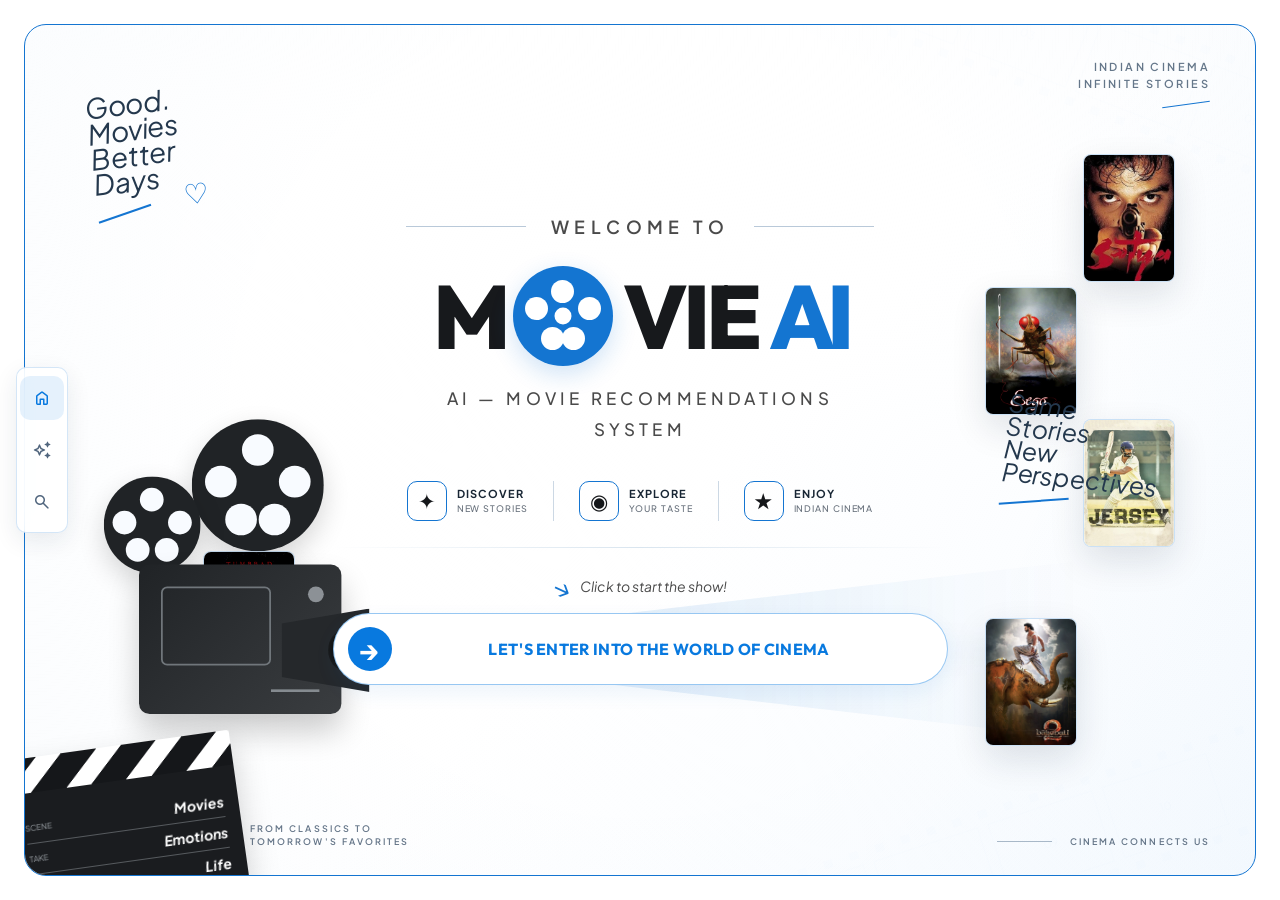
<file: frontend/index.html>
<!DOCTYPE html>
<html lang="en">
<head>
    <meta charset="UTF-8">
    <meta name="viewport" content="width=device-width, initial-scale=1.0">
    <meta name="description" content="MovieAI — AI-powered Indian movie discovery.">
    <title>MovieAI — Indian Cinema Discovery</title>
    <script>
        if (window.location.hash === "#nextPage" || window.location.search.includes("mode=select")) {
            document.documentElement.classList.add("direct-mode");
        }
    </script>
    <link rel="preconnect" href="https://fonts.googleapis.com">
    <link rel="preconnect" href="https://fonts.gstatic.com" crossorigin>
    <link href="https://fonts.googleapis.com/css2?family=Outfit:wght@400;500;600;700;800;900&family=Plus+Jakarta+Sans:ital,wght@0,400;0,500;0,600;0,700;0,800;1,400;1,600&display=swap" rel="stylesheet">
    <link rel="stylesheet" href="https://fonts.googleapis.com/css2?family=Material+Symbols+Rounded:opsz,wght,FILL,GRAD@20..48,100..700,0..1,-50..200" />
    <link rel="stylesheet" href="styles.css">
</head>
<body>
<nav class="site-nav" aria-label="Main navigation">
        <a class="site-nav-link" href="/" aria-label="Home" title="Home" aria-current="page">
        <span class="material-symbols-rounded" aria-hidden="true">home</span>
            <span class="site-nav-label">Home</span>
    </a>
    <a class="site-nav-link" href="/recommendation.html" aria-label="Natural-language recommendations" title="Describe a movie">
        <span class="material-symbols-rounded" aria-hidden="true">auto_awesome</span>
            <span class="site-nav-label">Discover</span>
    </a>
    <a class="site-nav-link" href="/movie-search.html" aria-label="Search movies" title="Search movies">
        <span class="material-symbols-rounded" aria-hidden="true">search</span>
            <span class="site-nav-label">Search</span>
    </a>
</nav>
<div class="app">
    <div class="ambient ambient-one" aria-hidden="true"></div>
    <div class="ambient ambient-two" aria-hidden="true"></div>

    <!-- =====================================================
         F2 — CINEMATIC LANDING PAGE
         ===================================================== -->
    <main class="intro-page" id="introPage">
        <section class="intro-frame">

            <div class="film-strip film-strip-top" aria-hidden="true">
                <div class="film-frame">01</div>
                <div class="film-frame">02</div>
                <div class="film-frame">03</div>
                <div class="film-frame">04</div>
                <div class="film-frame">05</div>
            </div>

            <div class="film-strip film-strip-bottom" aria-hidden="true">
                <div class="film-frame">06</div>
                <div class="film-frame">07</div>
                <div class="film-frame">08</div>
                <div class="film-frame">09</div>
                <div class="film-frame">10</div>
            </div>

            <div class="hand-note note-left" aria-hidden="true">
                <span>Good.</span>
                <span>Movies</span>
                <span>Better</span>
                <span>Days</span>
                <small>♡</small>
            </div>

            <div class="corner-label" aria-hidden="true">
                <span>INDIAN CINEMA</span>
                <span>INFINITE STORIES</span>
                <i></i>
            </div>

            <div class="cinema-camera" aria-hidden="true">
                <div class="camera-reel reel-large">
                    <span></span>
                    <span></span>
                    <span></span>
                    <span></span>
                    <span></span>
                </div>

                <div class="camera-reel reel-small">
                    <span></span>
                    <span></span>
                    <span></span>
                    <span></span>
                    <span></span>
                </div>

                <div class="camera-body">
                    <div class="camera-detail"></div>
                    <div class="camera-knob"></div>
                    <div class="camera-side-line"></div>
                </div>

                <div class="camera-lens">
                    <div></div>
                </div>

                <div class="camera-light" id="cameraLight">
                    <div class="projector-glow"></div>
                </div>

                <div class="camera-tripod">
                    <span></span>
                    <span></span>
                    <span></span>
                </div>
            </div>

            <div class="intro-movie-gallery" aria-hidden="true">
                <div class="movie-image movie-image-1">
                    <img src="assets/movie1.jpg" alt="">
                </div>

                <div class="movie-image movie-image-2">
                    <img src="assets/movie3.jpg" alt="">
                </div>

                <div class="movie-image movie-image-3">
                    <img src="assets/movie10.jpg" alt="">
                </div>

                <div class="movie-image movie-image-4">
                    <img src="assets/movie7.jpg" alt="">
                </div>

                <div class="movie-image movie-image-5">
                    <img src="assets/movie9.jpg" alt="">
                </div>
            </div>

            <div class="brand-area">
                <div class="welcome-line">
                    <span></span>
                    <p>WELCOME TO</p>
                    <span></span>
                </div>

                <h1 class="brand-title">
                    <span>M</span>
                    <span class="reel-letter" aria-hidden="true"><span class="brand-reel"><i></i><i></i><i></i><i></i><i></i></span></span>
                    <span>V</span><span>I</span><span>E</span><span class="brand-ai">AI</span>
                </h1>

                <div class="brand-subtitle">
                    <span>AI — MOVIE RECOMMENDATIONS</span>
                    <span>SYSTEM</span>
                </div>

                <div class="mini-features">
                    <div class="mini-feature">
                        <div class="mini-icon">✦</div>
                        <div>
                            <strong>DISCOVER</strong>
                            <small>NEW STORIES</small>
                        </div>
                    </div>

                    <div class="feature-divider" aria-hidden="true"></div>

                    <div class="mini-feature">
                        <div class="mini-icon">◉</div>
                        <div>
                            <strong>EXPLORE</strong>
                            <small>YOUR TASTE</small>
                        </div>
                    </div>

                    <div class="feature-divider" aria-hidden="true"></div>

                    <div class="mini-feature">
                        <div class="mini-icon">★</div>
                        <div>
                            <strong>ENJOY</strong>
                            <small>INDIAN CINEMA</small>
                        </div>
                    </div>
                </div>

                <div class="cta-safe-zone">
                    <div class="cta-note">
                        <span class="curved-arrow">↘</span>
                        <em>Click to start the show!</em>
                    </div>

                    <button
                        class="enter-button"
                        id="enterButton"
                        type="button"
                        aria-label="Enter the world of cinema"
                    >
                        <span class="enter-button__circle" aria-hidden="true"></span>
                        <span class="enter-button__text">LET'S ENTER INTO THE WORLD OF CINEMA</span>
                        <span class="enter-arrow" aria-hidden="true">→</span>
                    </button>
                </div>
            </div>

            <div class="hand-note note-right" aria-hidden="true">
                <span>Same</span>
                <span>Stories</span>
                <span>New</span>
                <span>Perspectives</span>
                <i></i>
            </div>

            <div class="bottom-label bottom-left" aria-hidden="true">
                <span>FROM CLASSICS TO</span>
                <span>TOMORROW'S FAVORITES</span>
            </div>

            <div class="bottom-label bottom-right" aria-hidden="true">
                <i></i>
                <span>CINEMA CONNECTS US</span>
            </div>

            <div class="clapperboard" aria-hidden="true">
                <div class="clapper-top">
                    <span></span>
                    <span></span>
                    <span></span>
                </div>

                <div class="clapper-body">
                    <div>
                        <small>SCENE</small>
                        <strong>Movies</strong>
                    </div>

                    <div>
                        <small>TAKE</small>
                        <strong>Emotions</strong>
                    </div>

                    <div>
                        <small>ROLL</small>
                        <strong>Life</strong>
                    </div>
                </div>
            </div>

            <div
                class="transition-light"
                id="transitionLight"
                aria-hidden="true"
            ></div>
        </section>
    </main>

    <!-- =====================================================
         F3 — RECOMMENDATION MODE SELECTION
         ===================================================== -->
    <section
        class="next-page"
        id="nextPage"
        aria-labelledby="modePageTitle"
    >
        <div class="mode-page">

            <header class="mode-page-top">
                <span class="mode-brand">MOVIEAI</span>

                <span class="mode-index">
                    01 / DISCOVER
                </span>
            </header>

            <section class="mode-heading">
                <span class="mode-eyebrow">
                    YOUR CINEMA JOURNEY
                </span>

                <h2 id="modePageTitle">
                    Choose how you want
                    <span>to discover.</span>
                </h2>

                <p>
                    Start with a feeling or start with a movie.
                </p>
            </section>

            <section
                class="mode-selection-stage"
                id="modeSelectionStage"
                aria-label="Movie discovery modes"
            >

                <!-- =================================================
                     MODE 1 — NATURAL LANGUAGE RECOMMENDATION
                     ================================================= -->
                <button
                    class="mode-card mode-card-recommendation"
                    id="recommendationMode"
                    type="button"
                    data-mode="recommendation"
                    aria-pressed="false"
                    aria-label="Describe what you want"
                >
                    <span class="mode-card-number">01</span>

                    <span
                        class="mode-card-icon"
                        aria-hidden="true"
                    >
                        <span class="mode-icon-orbit"></span>
                        <span class="mode-icon-star">✦</span>
                    </span>

                    <span class="mode-card-content">
                        <span class="mode-card-kicker">
                            RECOMMENDATION
                        </span>

                        <strong>
                            Describe What<br>
                            You Want
                        </strong>

                        <span class="mode-card-description">
                            Tell MovieAI what kind of
                            story you're in the mood for.
                        </span>
                    </span>

                    <span
                        class="mode-card-arrow"
                        aria-hidden="true"
                    >
                        ↗
                    </span>

                    <span
                        class="mode-card-line"
                        aria-hidden="true"
                    ></span>
                </button>

                <!-- =================================================
                     F3.3 — CURSOR REACTIVE CHARACTER
                     ================================================= -->
                <div
                    class="mode-character-zone"
                    id="modeCharacterZone"
                    aria-hidden="true"
                >
                    <div class="mode-character-shadow"></div>

                    <div
                        class="movie-character"
                        id="movieCharacter"
                    >
                        <div class="character-face">

                            <div
                                class="character-eye character-eye-left"
                            >
                                <span
                                    class="character-pupil"
                                ></span>
                            </div>

                            <div
                                class="character-eye character-eye-right"
                            >
                                <span
                                    class="character-pupil"
                                ></span>
                            </div>

                            <div
                                class="character-brow character-brow-left"
                            ></div>

                            <div
                                class="character-brow character-brow-right"
                            ></div>

                            <div class="character-mouth">
                                <span></span>
                            </div>

                        </div>

                        <div
                            class="character-cheek character-cheek-left"
                        ></div>

                        <div
                            class="character-cheek character-cheek-right"
                        ></div>
                    </div>
                </div>

                <!-- =================================================
                     MODE 2 — MOVIE SEARCH
                     ================================================= -->
                <button
                    class="mode-card mode-card-search"
                    id="movieSearchMode"
                    type="button"
                    data-mode="movie-search"
                    aria-pressed="false"
                    aria-label="Find a movie"
                >
                    <span class="mode-card-number">02</span>

                    <span class="mode-card-icon movieai-search-icon" data-movieai-search-icon aria-hidden="true"></span>

                    <span class="mode-card-content">
                        <span class="mode-card-kicker">
                            MOVIE SEARCH
                        </span>

                        <strong>
                            Find a<br>
                            Movie
                        </strong>

                        <span class="mode-card-description">
                            Search for a movie and
                            explore what feels similar.
                        </span>
                    </span>

                    <span
                        class="mode-card-arrow"
                        aria-hidden="true"
                    >
                        ↗
                    </span>

                    <span
                        class="mode-card-line"
                        aria-hidden="true"
                    ></span>
                </button>

            </section>

            <div
                class="mode-selection-status"
                id="modeSelectionStatus"
                aria-live="polite"
                aria-atomic="true"
            >
                <span
                    class="status-dot"
                    aria-hidden="true"
                ></span>

                <span
                    class="status-text"
                    id="statusText"
                >
                    Choose a path to begin
                </span>
            </div>

            <footer class="mode-page-footer">
                <span>
                    INDIAN CINEMA · INFINITE STORIES
                </span>

                <span
                    class="mode-footer-line"
                    aria-hidden="true"
                ></span>

                <span>01</span>
            </footer>

        </div>
    </section>
</div>
<script src="search-icon.js"></script>
<script src="app.js"></script>
</body>
</html>
</file>
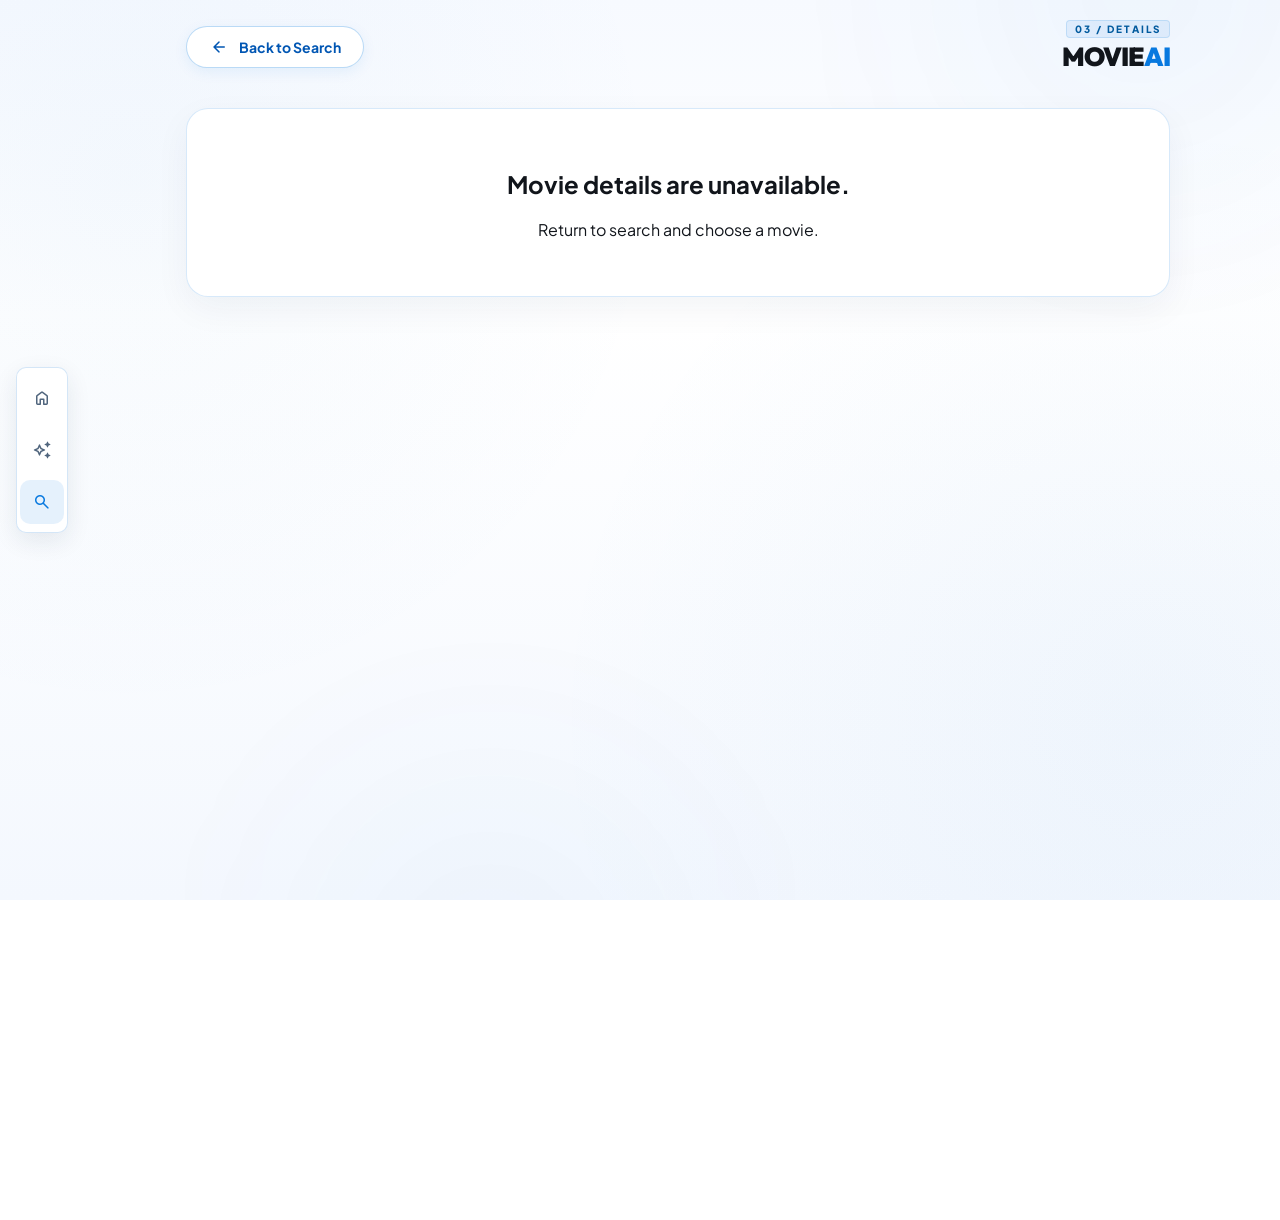
<file: frontend/movie-details.html>
﻿<!DOCTYPE html>
<html lang="en">
<head>
    <meta charset="UTF-8">
    <meta name="viewport" content="width=device-width, initial-scale=1.0">
    <meta name="description" content="MovieAI movie details">
    <title>Movie details · MovieAI</title>
    <link rel="preconnect" href="https://fonts.googleapis.com">
    <link rel="preconnect" href="https://fonts.gstatic.com" crossorigin>
    <link href="https://fonts.googleapis.com/css2?family=Outfit:wght@400;500;600;700;800&family=Plus+Jakarta+Sans:ital,wght@0,400;0,500;0,600;0,700;0,800&display=swap" rel="stylesheet">
    <link rel="stylesheet" href="https://fonts.googleapis.com/css2?family=Material+Symbols+Rounded:opsz,wght,FILL,GRAD@20..48,100..700,0..1,-50..200">
    <link rel="stylesheet" href="styles.css">
</head>
<body class="cinema-subpage movie-details-body">
    <nav class="site-nav" aria-label="Main navigation">
        <a class="site-nav-link" href="/" aria-label="Home" title="Home"><span class="material-symbols-rounded" aria-hidden="true">home</span><span class="site-nav-label">Home</span></a>
        <a class="site-nav-link" href="/recommendation.html" aria-label="Natural-language recommendations" title="Describe a movie"><span class="material-symbols-rounded" aria-hidden="true">auto_awesome</span><span class="site-nav-label">Discover</span></a>
        <a class="site-nav-link" href="/movie-search.html" aria-label="Search movies" title="Search movies" aria-current="page"><span class="material-symbols-rounded" aria-hidden="true">search</span><span class="site-nav-label">Search</span></a>
    </nav>
    <div class="ambient ambient-one" aria-hidden="true"></div>
    <div class="ambient ambient-two" aria-hidden="true"></div>
    <main class="movie-search-page movie-details-page">
        <header class="movie-search-header">
            <button type="button" id="backToSearchBtn" class="back-to-search-btn"><span class="material-symbols-rounded back-btn-icon" aria-hidden="true">arrow_back</span><span>Back to Search</span></button>
            <div class="movie-search-brand"><span class="brand-sub-badge">03 / DETAILS</span><span class="brand-text">MOVIE<span class="brand-ai-accent">AI</span></span></div>
        </header>
        <section id="movieDetailsContent" class="movie-details-page-view" aria-live="polite" aria-busy="true"></section>
    </main>
    <script src="film-reel-loader.js"></script>
    <script src="movie-details.js"></script>
</body>
</html>
</file>
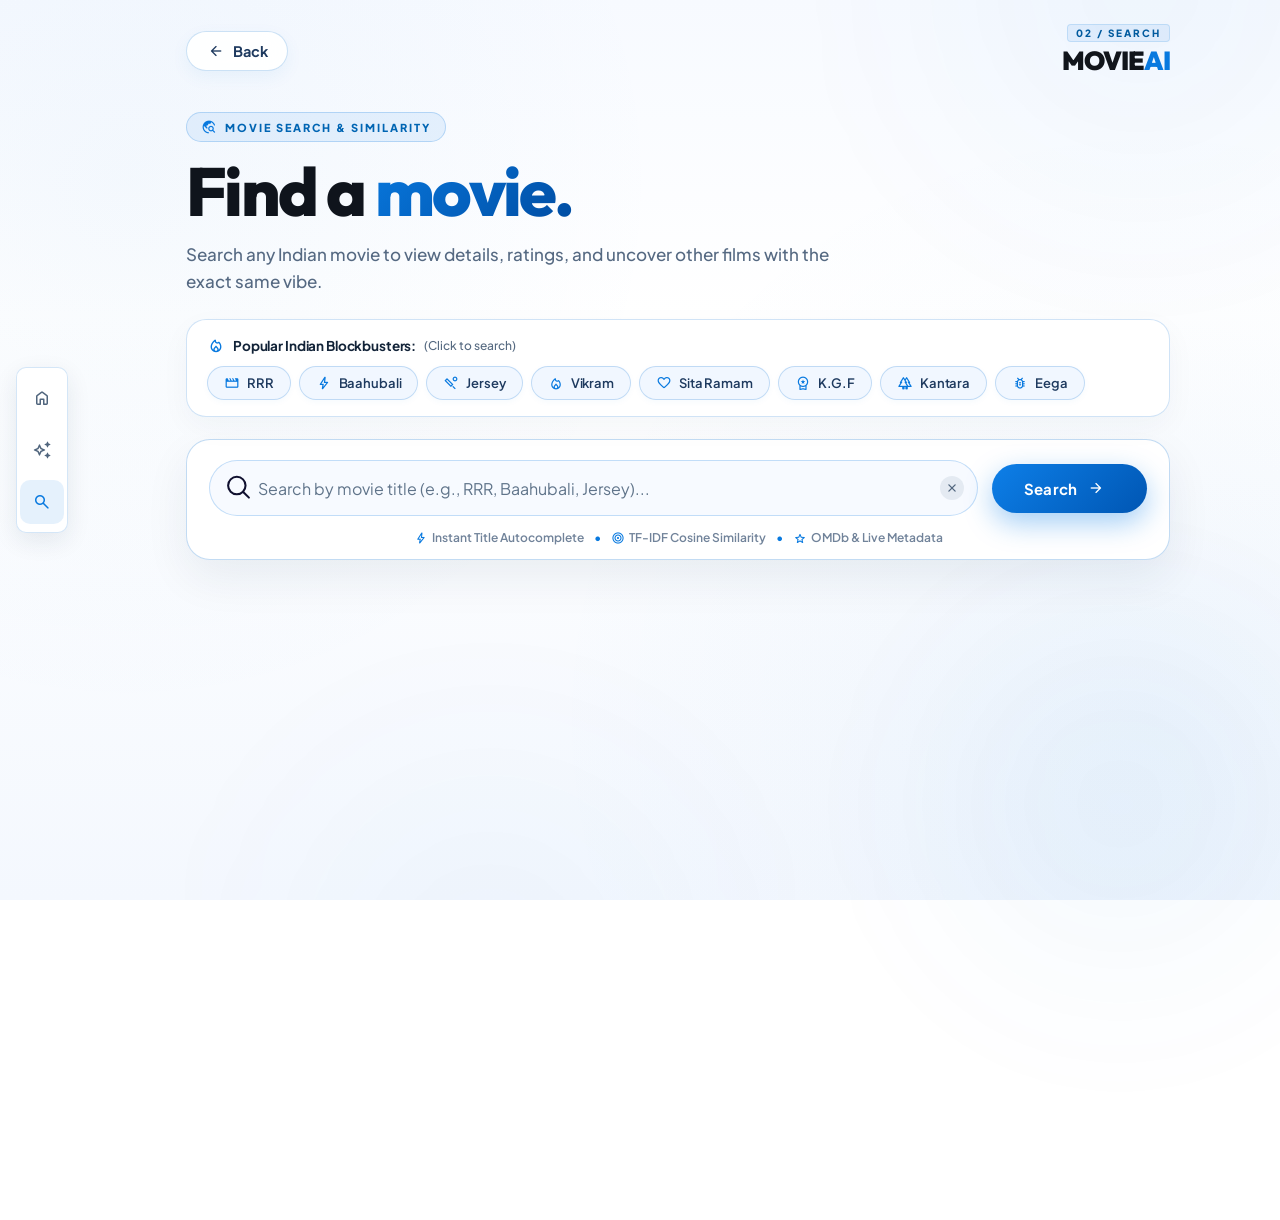
<file: frontend/movie-search.html>
﻿<!DOCTYPE html>
<html lang="en">

<head>
    <meta charset="UTF-8">
    <meta name="viewport" content="width=device-width, initial-scale=1.0">
    <meta name="description" content="MovieAI — Search an Indian movie and explore similar films powered by AI.">
    <title>MovieAI — Find a Movie & Similar Films</title>
    <link rel="preconnect" href="https://fonts.googleapis.com">
    <link rel="preconnect" href="https://fonts.gstatic.com" crossorigin>
    <link
        href="https://fonts.googleapis.com/css2?family=Outfit:wght@400;500;600;700;800&family=Plus+Jakarta+Sans:ital,wght@0,400;0,500;0,600;0,700;0,800;1,400;1,600&display=swap"
        rel="stylesheet">
    <link rel="stylesheet"
        href="https://fonts.googleapis.com/css2?family=Material+Symbols+Rounded:opsz,wght,FILL,GRAD@20..48,100..700,0..1,-50..200" />
    <link rel="stylesheet" href="styles.css">
</head>

<body class="cinema-subpage">
    <nav class="site-nav" aria-label="Main navigation">
        <a class="site-nav-link" href="/" aria-label="Home" title="Home">
            <span class="material-symbols-rounded" aria-hidden="true">home</span><span class="site-nav-label">Home</span>
        </a>
        <a class="site-nav-link" href="/recommendation.html" aria-label="Natural-language recommendations" title="Describe a movie">
            <span class="material-symbols-rounded" aria-hidden="true">auto_awesome</span><span class="site-nav-label">Discover</span>
        </a>
        <a class="site-nav-link" href="/movie-search.html" aria-label="Search movies" title="Search movies" aria-current="page">
            <span class="material-symbols-rounded" aria-hidden="true">search</span><span class="site-nav-label">Search</span>
        </a>
    </nav>
    <div class="ambient ambient-one" aria-hidden="true"></div>
    <div class="ambient ambient-two" aria-hidden="true"></div>
    <div class="ambient ambient-subpage" aria-hidden="true"></div>

    <main class="movie-search-page">

        <header class="movie-search-header">
            <a href="index.html#nextPage" class="movie-search-back" id="backToModesBtn"
                aria-label="Back to mode selection">
                <span class="material-symbols-rounded back-arrow-icon" aria-hidden="true">arrow_back</span>
                <span>Back</span>
            </a>

            <div class="movie-search-brand">
                <span class="brand-sub-badge">02 / SEARCH</span>
                <span class="brand-text">MOVIE<span class="brand-ai-accent">AI</span></span>
            </div>
        </header>

        <section class="movie-search-main">
            <!-- Search Page View (Query, Trending Chips, Results) -->
            <div id="searchPageView" class="search-page-view">
            <div class="movie-search-heading">
                <div class="heading-badge-wrap">
                    <span class="material-symbols-rounded heading-reel-icon" aria-hidden="true">travel_explore</span>
                    <span class="movie-search-eyebrow">
                        MOVIE SEARCH & SIMILARITY
                    </span>
                </div>

                <h1>
                    Find a <span class="gradient-text">movie.</span>
                </h1>

                <p>
                    Search any Indian movie to view details, ratings, and uncover other films with the exact same vibe.
                </p>
            </div>

            <!-- Trending & Popular Movie Quick Chips with Google Icons -->
            <div class="prompt-chips-wrapper">
                <div class="chips-header">
                    <span class="material-symbols-rounded chips-icon" aria-hidden="true">local_fire_department</span>
                    <span class="chips-title">Popular Indian Blockbusters:</span>
                    <small class="chips-hint">(Click to search)</small>
                </div>
                <div class="prompt-chips" role="toolbar" aria-label="Popular movies to search">
                    <button type="button" class="search-chip" data-movie="RRR">
                        <span class="material-symbols-rounded chip-icon">movie</span> RRR
                    </button>
                    <button type="button" class="search-chip" data-movie="Baahubali: The Beginning">
                        <span class="material-symbols-rounded chip-icon">bolt</span> Baahubali
                    </button>
                    <button type="button" class="search-chip" data-movie="Jersey">
                        <span class="material-symbols-rounded chip-icon">sports_cricket</span> Jersey
                    </button>
                    <button type="button" class="search-chip" data-movie="Vikram">
                        <span class="material-symbols-rounded chip-icon">local_fire_department</span> Vikram
                    </button>
                    <button type="button" class="search-chip" data-movie="Sita Ramam">
                        <span class="material-symbols-rounded chip-icon">favorite</span> Sita Ramam
                    </button>
                    <button type="button" class="search-chip" data-movie="K.G.F: Chapter 1">
                        <span class="material-symbols-rounded chip-icon">workspace_premium</span> K.G.F
                    </button>
                    <button type="button" class="search-chip" data-movie="Kantara">
                        <span class="material-symbols-rounded chip-icon">forest</span> Kantara
                    </button>
                    <button type="button" class="search-chip" data-movie="Eega">
                        <span class="material-symbols-rounded chip-icon">bug_report</span> Eega
                    </button>
                </div>
            </div>

            <div class="movie-search-box-card">
                <div class="movie-search-box">
                    <div class="movie-search-input-wrapper">
                        <span id="movieSearchIcon" class="search-lens-icon movieai-search-icon" data-movieai-search-icon aria-hidden="true"></span>

                        <input id="movieSearchInput" type="search" class="movie-search-input" autocomplete="off"
                            maxlength="150" placeholder="Search by movie title (e.g., RRR, Baahubali, Jersey)..."
                            aria-label="Search for a movie">

                        <button type="button" id="clearSearchBtn" class="clear-btn search-clear-btn" title="Clear input"
                            aria-label="Clear input" hidden>
                            <span class="material-symbols-rounded">close</span>
                        </button>

                        <div id="autocompleteResults" class="autocomplete-results" hidden></div>
                    </div>

                    <button id="movieSearchButton" class="movie-search-button" type="button">
                        <span class="button-text">Search</span>
                        <span class="material-symbols-rounded button-arrow" aria-hidden="true">arrow_forward</span>
                        <span class="button-glow-ring" aria-hidden="true"></span>
                    </button>
                </div>

                <div class="search-box-subtext">
                    <span class="subtext-item"><span class="material-symbols-rounded subtext-icon">bolt</span> Instant
                        Title Autocomplete</span>
                    <span class="subtext-dot">•</span>
                    <span class="subtext-item"><span class="material-symbols-rounded subtext-icon">target</span> TF-IDF
                        Cosine Similarity</span>
                    <span class="subtext-dot">•</span>
                    <span class="subtext-item"><span class="material-symbols-rounded subtext-icon">star</span> OMDb &
                        Live Metadata</span>
                </div>
            </div>

            <section id="searchResults" class="movie-search-results" aria-live="polite"></section>

            </div>

        </section>
    </main>
    <script src="film-reel-loader.js"></script>
    <script src="search-icon.js"></script>
    <script src="empty-state.js"></script>
    <script src="movie-search.js"></script>
</body>

</html>
</file>
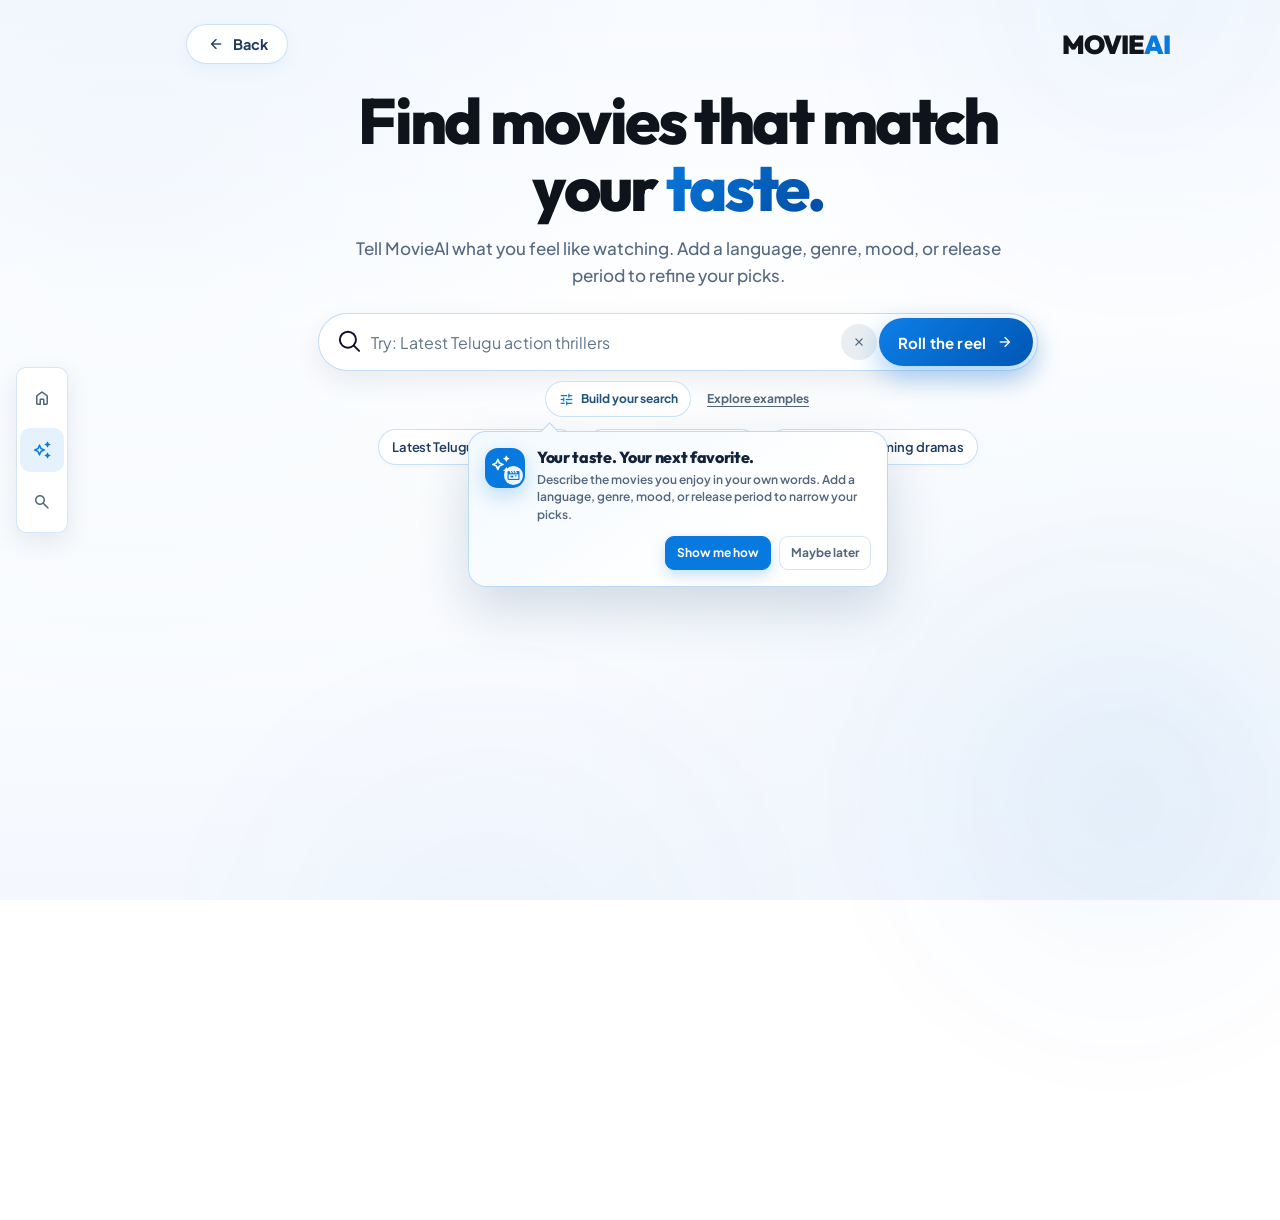
<file: frontend/recommendation.html>
<!DOCTYPE html>
<html lang="en">
<head>
    <meta charset="UTF-8">
    <meta name="viewport" content="width=device-width, initial-scale=1.0">
    <meta name="description" content="MovieAI — Describe what you want and discover personalized Indian movies.">
    <title>MovieAI — Describe What You Want</title>
    <link rel="preconnect" href="https://fonts.googleapis.com">
    <link rel="preconnect" href="https://fonts.gstatic.com" crossorigin>
    <link href="https://fonts.googleapis.com/css2?family=Outfit:wght@400;500;600;700;800&family=Plus+Jakarta+Sans:ital,wght@0,400;0,500;0,600;0,700;0,800;1,400;1,600&display=swap" rel="stylesheet">
    <link rel="stylesheet" href="https://fonts.googleapis.com/css2?family=Material+Symbols+Rounded:opsz,wght,FILL,GRAD@20..48,100..700,0..1,-50..200">
    <link rel="stylesheet" href="styles.css">
</head>
<body class="cinema-subpage">
    <nav class="site-nav" aria-label="Main navigation">
        <a class="site-nav-link" href="/" aria-label="Home" title="Home"><span class="material-symbols-rounded" aria-hidden="true">home</span><span class="site-nav-label">Home</span></a>
        <a class="site-nav-link" href="/recommendation.html" aria-label="Natural-language recommendations" title="Describe a movie" aria-current="page"><span class="material-symbols-rounded" aria-hidden="true">auto_awesome</span><span class="site-nav-label">Discover</span></a>
        <a class="site-nav-link" href="/movie-search.html" aria-label="Search movies" title="Search movies"><span class="material-symbols-rounded" aria-hidden="true">search</span><span class="site-nav-label">Search</span></a>
    </nav>
    <div class="ambient ambient-one" aria-hidden="true"></div><div class="ambient ambient-two" aria-hidden="true"></div><div class="ambient ambient-subpage" aria-hidden="true"></div>
    <main class="recommendation-page">
        <header class="recommendation-header">
            <a href="index.html#nextPage" class="recommendation-back" id="backToModesBtn" aria-label="Back to mode selection"><span class="material-symbols-rounded back-arrow-icon" aria-hidden="true">arrow_back</span><span>Back</span></a>
            <div class="recommendation-brand"><span class="brand-text">MOVIE<span class="brand-ai-accent">AI</span></span></div>
        </header>
        <section class="recommendation-main">
            <div class="recommendation-heading"><h1>Find movies that match your <span class="gradient-text">taste.</span></h1><p>Tell MovieAI what you feel like watching. Add a language, genre, mood, or release period to refine your picks.</p></div>
            <form id="recommendationForm" class="recommendation-form" novalidate>
                <div class="recommendation-search-shell">
                    <span id="recommendationSearchIcon" class="recommendation-search-icon movieai-search-icon" data-movieai-search-icon aria-hidden="true"></span>
                    <input id="recommendationInput" class="recommendation-input" type="text" maxlength="500" autocomplete="off" placeholder="Try: Latest Telugu action thrillers" aria-label="Describe what kind of movie you want">
                    <button type="button" id="clearInputBtn" class="clear-btn recommendation-clear-btn" aria-label="Clear movie request" hidden><span class="material-symbols-rounded" aria-hidden="true">close</span></button>
                    <button type="submit" id="recommendationButton" class="recommendation-button" aria-label="Roll the reel and find movies"><span class="button-text">Roll the reel</span><span class="recommendation-button-spinner" aria-hidden="true"></span><span class="material-symbols-rounded button-arrow" aria-hidden="true">arrow_forward</span></button>
                </div>
            </form>
            <div class="recommendation-guide-actions" id="recommendationGuideAnchor">
                <button type="button" id="openDiscoveryGuide" class="recommendation-guide-trigger" aria-expanded="false" aria-controls="discoveryGuide"><span class="material-symbols-rounded" aria-hidden="true">tune</span>Build your search</button>
                <button type="button" id="showSearchExamples" class="recommendation-guide-link" aria-expanded="false" aria-controls="searchExamples">Explore examples</button>
                <aside id="discoveryOnboarding" class="discovery-onboarding" aria-labelledby="discoveryOnboardingTitle" aria-describedby="discoveryOnboardingCopy" hidden>
                    <div class="discovery-onboarding-icon" aria-hidden="true"><span class="material-symbols-rounded">auto_awesome</span><span class="material-symbols-rounded">movie_filter</span></div>
                    <div class="discovery-onboarding-copy"><h2 id="discoveryOnboardingTitle">Your taste. Your next favorite.</h2><p id="discoveryOnboardingCopy">Describe the movies you enjoy in your own words. Add a language, genre, mood, or release period to narrow your picks.</p></div>
                    <div class="discovery-onboarding-actions"><button type="button" id="onboardingShowHow" class="onboarding-primary">Show me how</button><button type="button" id="onboardingDismiss" class="onboarding-secondary">Maybe later</button></div>
                </aside>
            </div>
            <aside id="discoveryGuide" class="discovery-guide" aria-label="Build a movie search" aria-hidden="true">
                <div class="discovery-guide-copy"><span class="material-symbols-rounded" aria-hidden="true">tips_and_updates</span><p><strong>Tell MovieAI what you want in one sentence.</strong> Add a language, genre, release time, or mood. Choose where to find movies when it matters.</p></div>
                <div class="discovery-mode-options" role="group" aria-label="Live discovery mode">
                    <button type="button" class="discovery-mode is-selected" data-discovery-mode="catalog" aria-pressed="true"><span class="material-symbols-rounded" aria-hidden="true">auto_awesome</span><span><b>Search all movies</b><small>Our movie collection</small></span></button>
                    <button type="button" class="discovery-mode" data-discovery-mode="theatrical" aria-pressed="false"><span class="material-symbols-rounded" aria-hidden="true">theaters</span><span><b>In theaters &amp; new releases</b><small>Recent theatrical releases</small></span></button>
                    <button type="button" class="discovery-mode" data-discovery-mode="streaming" aria-pressed="false"><span class="material-symbols-rounded" aria-hidden="true">live_tv</span><span><b>Streaming in India</b><small>Verified streaming availability</small></span></button>
                </div>
                <p id="discoveryModeHelp" class="discovery-mode-help">Find matches in our movie collection. Add a title, language, genre, or mood.</p>
                <div class="query-builder" aria-label="Guided movie query builder">
                    <div class="query-builder-heading"><strong>Build a sentence</strong><button type="button" id="resetQueryBuilder">Reset</button></div>
                    <div class="query-builder-row"><span>Language</span><div class="query-builder-chips" data-query-group="language"><button type="button" data-query-value="Telugu" aria-pressed="false">Telugu</button><button type="button" data-query-value="Tamil" aria-pressed="false">Tamil</button><button type="button" data-query-value="Hindi" aria-pressed="false">Hindi</button><button type="button" data-query-value="Malayalam" aria-pressed="false">Malayalam</button><button type="button" data-query-value="Kannada" aria-pressed="false">Kannada</button><button type="button" data-query-value="English" aria-pressed="false">English</button></div></div>
                    <div class="query-builder-row"><span>Genre</span><div class="query-builder-chips" data-query-group="genre"><button type="button" data-query-value="Action" aria-pressed="false">Action</button><button type="button" data-query-value="Thriller" aria-pressed="false">Thriller</button><button type="button" data-query-value="Romance" aria-pressed="false">Romance</button><button type="button" data-query-value="Comedy" aria-pressed="false">Comedy</button><button type="button" data-query-value="Horror" aria-pressed="false">Horror</button><button type="button" data-query-value="Sci-fi" aria-pressed="false">Sci-fi</button><button type="button" data-query-value="Family" aria-pressed="false">Family</button><button type="button" data-query-value="Drama" aria-pressed="false">Drama</button></div></div>
                    <div class="query-builder-row"><span>Release time</span><div class="query-builder-chips" data-query-group="time"><button type="button" data-query-value="Latest" aria-pressed="false">Latest</button><button type="button" data-query-value="Recent" aria-pressed="false">Recent</button></div></div>
                    <div class="query-builder-row"><span>Mood</span><div class="query-builder-chips" data-query-group="mood"><button type="button" data-query-value="Feel-good" aria-pressed="false">Feel-good</button><button type="button" data-query-value="Romantic" aria-pressed="false">Romantic</button><button type="button" data-query-value="Intense" aria-pressed="false">Intense</button><button type="button" data-query-value="Light" aria-pressed="false">Light</button><button type="button" data-query-value="Suspenseful" aria-pressed="false">Suspenseful</button><button type="button" data-query-value="Emotional" aria-pressed="false">Emotional</button></div></div>
                    <p class="query-builder-preview"><span class="material-symbols-rounded" aria-hidden="true">edit</span><span id="queryBuilderSentence">Choose a few details to make your sentence.</span></p>
                </div>
                <button type="button" id="dismissDiscoveryGuide" class="discovery-guide-dismiss">Done</button>
            </aside>
            <div id="searchExamples" class="recommendation-prompt-chips prompt-chips" role="toolbar" aria-label="Example movie requests">
                <button type="button" class="prompt-chip" data-prompt="Show the latest Telugu action thriller movies." data-mode="theatrical">Latest Telugu action thrillers</button>
                <button type="button" class="prompt-chip" data-prompt="Find recent Tamil romantic comedies." data-mode="theatrical">Recent Tamil rom-coms</button>
                <button type="button" class="prompt-chip" data-prompt="What Malayalam family dramas are streaming in India?" data-mode="streaming">Malayalam streaming dramas</button>
                <button type="button" class="prompt-chip" data-prompt="Show feel-good Telugu movies.">Feel-good Telugu movies</button>
                <button type="button" class="prompt-chip" data-prompt="Movies like Sita Ramam.">Movies like Sita Ramam</button>
                <button type="button" class="prompt-chip" data-prompt="Show Hindi horror movies streaming in India." data-mode="streaming">Hindi horror on streaming</button>
            </div>
            <section id="recommendationResults" class="recommendation-results" aria-live="polite" aria-busy="false"></section>
        </section>
    </main>
    <script src="film-reel-loader.js"></script>
    <script src="search-icon.js"></script>
    <script src="empty-state.js"></script>
    <script src="recommendation.js"></script>
</body>
</html>
</file>
<file: frontend/styles.css>
﻿/* =========================================================
   MOVIEAI
   F2.1 → F2.6
   LANDING PAGE STRUCTURE + POSTER SYSTEM + TYPOGRAPHY
   + CONTRAST + CTA SAFE ZONE + CINEMATIC POSTER REVEAL + BACKGROUND REFINEMENT
   ========================================================= */
/* =========================================================
   1. DESIGN SYSTEM
   ========================================================= */
:root {
    --blue: #1475d1;
    --blue-dark: #075caf;
    --blue-soft: #eaf4ff;
    --black: #15171a;
    --grey: #4a4a4a;
    --grey-soft: #68717c;
    --light-grey: #dce5ee;
    --white: #ffffff;
    /* ---------------------------------------------
       TWO PRIMARY FONT FAMILIES
       --------------------------------------------- */
    --display:
        "Outfit",
        -apple-system,
        BlinkMacSystemFont,
        "Segoe UI",
        Roboto,
        sans-serif;
    --sans:
        "Plus Jakarta Sans",
        -apple-system,
        BlinkMacSystemFont,
        "Segoe UI",
        Roboto,
        sans-serif;
    /*
     * Decorative editorial text only.
     */
    --editorial:
        "Plus Jakarta Sans",
        sans-serif;
    /* ---------------------------------------------
       CINEMATIC MOTION
       --------------------------------------------- */
    --cinematic:
        cubic-bezier(
            0.76,
            0,
            0.24,
            1
        );
    /* ---------------------------------------------
       STRUCTURAL GRID
       --------------------------------------------- */
    --grid-columns:
        repeat(
            12,
            minmax(
                0,
                1fr
            )
        );
    /*
     * CTA protected clearance.
     */
    --cta-safe-gap: 24px;
}
/* =========================================================
   2. RESET
   ========================================================= */
*,
*::before,
*::after {
    box-sizing:
        border-box;
}
html,
body {
    width:
        100%;
    height:
        100%;
    margin:
        0;
    overflow-x:
        hidden;
}
body {
    overflow:
        hidden;
    background:
        var(--white);
    color:
        var(--black);
    font-family:
        var(--sans);
    -webkit-font-smoothing:
        antialiased;
    text-rendering:
        optimizeLegibility;
}
/* =========================================================
   3. APPLICATION
   ========================================================= */
.app {
    position:
        relative;
    width:
        100vw;
    height:
        100vh;
    overflow:
        hidden;
}
/* =========================================================
   4. AMBIENT LIGHT
   F2.6.1 — CINEMATIC BACKGROUND ATMOSPHERE
   ========================================================= */
/*
 * The ambient lights are intentionally soft.
 *
 * Purpose:
 * - Add cinematic depth
 * - Keep the white background premium
 * - Support the MovieAI blue identity
 * - Never compete with the central typography
 * - Never interfere with the CTA
 */
.ambient {
    position:
        absolute;
    width:
        520px;
    height:
        520px;
    border-radius:
        50%;
    filter:
        blur(120px);
    pointer-events:
        none;
    z-index:
        0;
    /*
     * Very low opacity keeps the atmosphere
     * visible without looking like a large
     * artificial gradient.
     */
    opacity:
        0.68;
}
/* =========================================================
   PRIMARY AMBIENT GLOW
   ========================================================= */
.ambient-one {
    top:
        -270px;
    right:
        -120px;
    background:
        radial-gradient(
            circle,
            rgba(
                20,
                117,
                209,
                0.10
            ) 0%,
            rgba(
                20,
                117,
                209,
                0.045
            ) 42%,
            rgba(
                20,
                117,
                209,
                0
            ) 75%
        );
}
/* =========================================================
   SECONDARY AMBIENT GLOW
   ========================================================= */
.ambient-two {
    bottom:
        -320px;
    left:
        18%;
    background:
        radial-gradient(
            circle,
            rgba(
                20,
                117,
                209,
                0.075
            ) 0%,
            rgba(
                20,
                117,
                209,
                0.035
            ) 45%,
            rgba(
                20,
                117,
                209,
                0
            ) 75%
        );
}
/* =========================================================
   F2.6 — SUBTLE CINEMA ATMOSPHERE
   ========================================================= */
/*
 * A very soft radial atmosphere is added directly
 * to the frame.
 *
 * This is NOT a visible pattern.
 *
 * It simply prevents the white background from
 * feeling completely flat.
 */
.intro-frame::before {
    content:
        "";
    position:
        absolute;
    inset:
        0;
    z-index:
        1;
    pointer-events:
        none;
    background:
        radial-gradient(
            circle at 50% 45%,
            rgba(
                255,
                255,
                255,
                0
            ) 0%,
            rgba(
                255,
                255,
                255,
                0
            ) 48%,
            rgba(
                20,
                117,
                209,
                0.018
            ) 100%
        );
}
/*
 * Keep the actual grid/content above
 * this atmospheric layer.
 *
 * Existing z-index values remain responsible
 * for the main visual hierarchy.
 */
/* F2.6.3 — SUBTLE FILM-GRAIN TEXTURE */
.intro-frame::after {
    content: "";
    position: absolute;
    inset: 0;
    z-index: 1;
    pointer-events: none;
    opacity: 0.035;
    background: repeating-radial-gradient(circle at 0 0, rgba(21, 23, 26, 0.18) 0, rgba(21, 23, 26, 0.18) 0.45px, transparent 0.45px, transparent 2.8px);
    mix-blend-mode: multiply;
}

/* =========================================================
   5. INTRO PAGE
   ========================================================= */
.intro-page {
    position:
        absolute;
    inset:
        0;
    z-index:
        20;
    display:
        flex;
    justify-content:
        center;
    align-items:
        center;
    padding:
        24px;
    background:
        var(--white);
    transform:
        translateX(0);
    transition:
        transform
        1.2s
        var(--cinematic);
}
.intro-page.exit {
    transform:
        translateX(-100%);
}
/* =========================================================
   6. MAIN FRAME
   ========================================================= */
.intro-frame {
    position:
        relative;
    display:
        grid;
    grid-template-columns:
        var(--grid-columns);
    grid-template-rows:
        repeat(
            12,
            minmax(
                0,
                1fr
            )
        );
    width:
        min(
            1600px,
            100%
        );
    height:
        min(
            880px,
            calc(
                100vh - 48px
            )
        );
    min-height:
        600px;
    overflow:
        hidden;
    isolation:
        isolate;
    border:
        1.5px
        solid
        var(--blue);
    border-radius:
        22px;
    background:
        linear-gradient(
            135deg,
            #ffffff 0%,
            #ffffff 55%,
            #f7fbff 100%
        );
}
/* =========================================================
   7. EXPLICIT VISUAL LAYERS
   ========================================================= */
/*
   Layer hierarchy:
   1  → background
   2  → film texture
   3  → poster gallery
   4  → projector beam
   6  → camera
   8  → editorial decoration
   10 → main content / CTA
   30 → transition light
*/
/* =========================================================
   8. FILM STRIPS
   F2.6.2 — CINEMATIC TEXTURE REFINEMENT
   ========================================================= */
/*
 * Film strips are decorative background elements.
 *
 * They must remain:
 * - visible
 * - subtle
 * - peripheral
 * - non-interactive
 *
 * They should NEVER compete with:
 * MOVIE AI
 * CTA
 * posters
 * projector beam
 */
/* =========================================================
   FILM STRIP BASE
   ========================================================= */
.film-strip {
    position:
        absolute;
    z-index:
        2;
    display:
        flex;
    gap:
        10px;
    width:
        700px;
    height:
        105px;
    padding:
        15px;
    border-radius:
        12px;
    /*
     * Extremely light blue tint.
     */
    background:
        rgba(
            20,
            117,
            209,
            0.014
        );
    /*
     * F2.6 target:
     * roughly 10–15% visual intensity.
     */
    opacity:
        0.11;
    pointer-events:
        none;
}
/* =========================================================
   FILM PERFORATIONS
   ========================================================= */
.film-strip::before,
.film-strip::after {
    content:
        "";
    position:
        absolute;
    left:
        0;
    right:
        0;
    height:
        8px;
    /*
     * Smaller and softer perforations.
     */
    background:
        repeating-linear-gradient(
            90deg,
            transparent 0 18px,
            rgba(
                20,
                117,
                209,
                0.075
            ) 18px 27px
        );
}
/* =========================================================
   TOP PERFORATION
   ========================================================= */
.film-strip::before {
    top:
        0;
}
/* =========================================================
   BOTTOM PERFORATION
   ========================================================= */
.film-strip::after {
    bottom:
        0;
}
/* =========================================================
   FILM STRIP TOP
   ========================================================= */
.film-strip-top {
    top:
        -30px;
    right:
        -160px;
    transform:
        rotate(21deg);
}
/* =========================================================
   FILM STRIP BOTTOM
   ========================================================= */
.film-strip-bottom {
    bottom:
        -45px;
    right:
        -70px;
    transform:
        rotate(-18deg);
}
/* =========================================================
   INDIVIDUAL FILM FRAME
   ========================================================= */
.film-frame {
    flex:
        0 0 110px;
    height:
        75px;
    display:
        flex;
    align-items:
        center;
    justify-content:
        center;
    border:
        1px
        solid
        rgba(
            20,
            117,
            209,
            0.065
        );
    color:
        rgba(
            20,
            117,
            209,
            0.10
        );
    font-family:
        var(--sans);
    font-size:
        11px;
    /*
     * Prevent frame content from
     * becoming visually dominant.
     */
    background:
        rgba(
            255,
            255,
            255,
            0.015
        );
}
/* =========================================================
   9. CORNER LABEL
   ========================================================= */
.corner-label {
    position:
        absolute;
    top:
        35px;
    right:
        45px;
    z-index:
        8;
    display:
        flex;
    flex-direction:
        column;
    align-items:
        flex-end;
    gap:
        4px;
    color:
        #65778a;
    font-family:
        var(--sans);
    font-size:
        11px;
    font-weight:
        600;
    letter-spacing:
        0.22em;
}
.corner-label i {
    display:
        block;
    width:
        48px;
    height:
        1px;
    margin-top:
        10px;
    background:
        var(--blue);
    transform:
        rotate(-8deg);
}
/* =========================================================
   10. EDITORIAL CORNER NOTES
   ========================================================= */
.hand-note {
    position:
        absolute;
    z-index:
        8;
    color:
        #24384d;
    font-family:
        var(--editorial);
    font-style:
        italic;
    font-weight:
        400;
    line-height:
        0.92;
}
.hand-note span {
    display:
        block;
}
.note-left {
    top:
        65px;
    left:
        65px;
    font-size:
        28px;
    transform:
        rotate(-7deg);
}
.note-left small {
    position:
        absolute;
    right:
        -22px;
    bottom:
        0;
    color:
        var(--blue);
    font-family:
        var(--sans);
    font-size:
        28px;
    font-style:
        normal;
}
.note-left::after {
    content:
        "";
    display:
        block;
    width:
        55px;
    height:
        2px;
    margin-top:
        18px;
    background:
        var(--blue);
    transform:
        rotate(-12deg);
}
.note-right {
    right:
        95px;
    top:
        44%;
    font-size:
        25px;
    transform:
        rotate(6deg);
}
.note-right i {
    display:
        block;
    width:
        70px;
    height:
        2px;
    margin-top:
        14px;
    background:
        var(--blue);
    transform:
        rotate(-10deg);
}
/* =========================================================
   11. CINEMA CAMERA
   ========================================================= */
.cinema-camera {
    position:
        absolute;
    left:
        70px;
    bottom:
        95px;
    width:
        330px;
    height:
        410px;
    z-index:
        6;
    transform:
        scale(0.88);
    transform-origin:
        bottom left;
    overflow:
        visible;
}
/* =========================================================
   CAMERA REELS
   ========================================================= */
.camera-reel {
    position:
        absolute;
    border-radius:
        50%;
    background:
        radial-gradient(
            circle,
            #202326 0 15%,
            transparent 16%
        ),
        #202326;
    box-shadow:
        0 12px 30px
        rgba(
            0,
            0,
            0,
            0.16
        );
}
.reel-large {
    top:
        0;
    left:
        110px;
    width:
        150px;
    height:
        150px;
}
.reel-small {
    top:
        65px;
    left:
        10px;
    width:
        110px;
    height:
        110px;
}
.camera-reel span {
    position:
        absolute;
    width:
        36px;
    height:
        36px;
    border-radius:
        50%;
    background:
        #f8fbff;
}
.reel-large span:nth-child(1) {
    top:
        17px;
    left:
        57px;
}
.reel-large span:nth-child(2) {
    top:
        53px;
    right:
        15px;
}
.reel-large span:nth-child(3) {
    bottom:
        18px;
    right:
        38px;
}
.reel-large span:nth-child(4) {
    bottom:
        18px;
    left:
        38px;
}
.reel-large span:nth-child(5) {
    top:
        53px;
    left:
        15px;
}
.reel-small span {
    width:
        27px;
    height:
        27px;
}
.reel-small span:nth-child(1) {
    top:
        13px;
    left:
        41px;
}
.reel-small span:nth-child(2) {
    top:
        39px;
    right:
        10px;
}
.reel-small span:nth-child(3) {
    bottom:
        13px;
    right:
        25px;
}
.reel-small span:nth-child(4) {
    bottom:
        13px;
    left:
        25px;
}
.reel-small span:nth-child(5) {
    top:
        39px;
    left:
        10px;
}
/* =========================================================
   CAMERA BODY
   ========================================================= */
.camera-body {
    position:
        absolute;
    left:
        50px;
    top:
        165px;
    width:
        230px;
    height:
        170px;
    border-radius:
        12px;
    background:
        linear-gradient(
            135deg,
            #202326,
            #3a3d40
        );
    box-shadow:
        0 20px 35px
        rgba(
            0,
            0,
            0,
            0.2
        );
    z-index:
        3;
}
.camera-detail {
    position:
        absolute;
    left:
        25px;
    top:
        25px;
    width:
        125px;
    height:
        90px;
    border:
        2px
        solid
        #70767b;
    border-radius:
        7px;
}
.camera-knob {
    position:
        absolute;
    right:
        20px;
    top:
        25px;
    width:
        18px;
    height:
        18px;
    border-radius:
        50%;
    background:
        #8c9196;
}
.camera-side-line {
    position:
        absolute;
    right:
        25px;
    bottom:
        25px;
    width:
        55px;
    height:
        3px;
    background:
        #858b90;
}
/* =========================================================
   CAMERA LENS
   ========================================================= */
.camera-lens {
    position:
        absolute;
    top:
        215px;
    right:
        18px;
    width:
        100px;
    height:
        95px;
    background:
        #25282b;
    clip-path:
        polygon(
            0 18%,
            100% 0,
            100% 100%,
            0 82%
        );
    z-index:
        5;
}
.camera-lens div {
    position:
        absolute;
    right:
        12px;
    top:
        25px;
    width:
        35px;
    height:
        45px;
    border-radius:
        50%;
    background:
        #111;
    box-shadow:
        inset 0 0 8px
        rgba(
            255,
            255,
            255,
            0.08
        );
}
/* =========================================================
   12. PROJECTOR BEAM
   ========================================================= */
.camera-light {
    position:
        absolute;
    left:
        300px;
    top:
        157px;
    width:
        850px;
    height:
        210px;
    z-index:
        4;
    pointer-events:
        none;
    background:
        linear-gradient(
            90deg,
            rgba(
                20,
                117,
                209,
                0.24
            ) 0%,
            rgba(
                20,
                117,
                209,
                0.16
            ) 18%,
            rgba(
                20,
                117,
                209,
                0.12
            ) 42%,
            rgba(
                20,
                117,
                209,
                0.06
            ) 68%,
            rgba(
                20,
                117,
                209,
                0.025
            ) 82%,
            rgba(
                20,
                117,
                209,
                0
            ) 100%
        );
    clip-path:
        polygon(
            0 47%,
            100% 0%,
            100% 100%,
            0 53%
        );
    filter:
        blur(7px);
    opacity:
        0.84;
}
.camera-light::before {
    content:
        "";
    position:
        absolute;
    left:
        -4px;
    top:
        50%;
    width:
        20px;
    height:
        20px;
    transform:
        translateY(-50%);
    border-radius:
        50%;
    background:
        rgba(
            255,
            255,
            255,
            0.98
        );
    box-shadow:
        0 0 8px
        rgba(
            255,
            255,
            255,
            0.95
        ),
        0 0 18px
        rgba(
            20,
            117,
            209,
            0.75
        ),
        0 0 38px
        rgba(
            20,
            117,
            209,
            0.45
        );
}
.projector-glow {
    position:
        absolute;
    left:
        0;
    top:
        50%;
    width:
        100%;
    height:
        34px;
    transform:
        translateY(-50%);
    background:
        linear-gradient(
            90deg,
            rgba(
                255,
                255,
                255,
                0.22
            ),
            rgba(
                20,
                117,
                209,
                0.07
            ),
            transparent
        );
    filter:
        blur(14px);
    pointer-events:
        none;
}
/* =========================================================
   13. MOVIE POSTER GRID
   ========================================================= */
.intro-movie-gallery {
    position:
        absolute;
    inset:
        0;
    z-index:
        3;
    display:
        grid;
    grid-template-columns:
        var(--grid-columns);
    grid-template-rows:
        repeat(
            12,
            minmax(
                0,
                1fr
            )
        );
    padding:
        28px;
    pointer-events:
        none;
    overflow:
        hidden;
}
/* =========================================================
   14. POSTER BASE + F2.5 ENTRANCE
   ========================================================= */
.movie-image {
    position:
        relative;
    width:
        92px;
    height:
        128px;
    overflow:
        hidden;
    align-self:
        center;
    justify-self:
        center;
    border:
        1px
        solid
        rgba(
            20,
            117,
            209,
            0.22
        );
    border-radius:
        8px;
    background:
        #ffffff;
    box-shadow:
        0 14px 35px
        rgba(
            20,
            35,
            55,
            0.12
        );
    transform-origin:
        center center;
    /*
     * F2.5
     *
     * Every poster starts hidden,
     * slightly below its final position,
     * and slightly smaller.
     */
    animation:
        posterCinematicReveal
        700ms
        cubic-bezier(
            0.22,
            1,
            0.36,
            1
        )
        both;
}
/* =========================================================
   POSTER IMAGE
   ========================================================= */
.movie-image img {
    width:
        100%;
    height:
        100%;
    display:
        block;
    object-fit:
        cover;
    object-position:
        center;
    filter:
        saturate(0.82)
        contrast(1.02);
}
/* =========================================================
   F2.5 — POSTER ANIMATION
   ========================================================= */
/*
 * IMPORTANT:
 *
 * Do not add another posterCinematicReveal
 * elsewhere in the CSS file.
 *
 * This is the single source of truth.
 */
@keyframes posterCinematicReveal {
    /*
     * ---------------------------------------------
     * START
     * ---------------------------------------------
     */
    0% {
        opacity:
            0;
        transform:
            translateY(
                32px
            )
            scale(
                0.94
            )
            rotate(
                calc(
                    var(--poster-rotation)
                    - 2deg
                )
            );
    }
    /*
     * ---------------------------------------------
     * MID REVEAL
     * ---------------------------------------------
     *
     * Uses each poster's own final opacity.
     */
    45% {
        opacity:
            calc(
                var(--poster-final-opacity)
                * 0.75
            );
        transform:
            translateY(
                10px
            )
            scale(
                0.985
            )
            rotate(
                calc(
                    var(--poster-rotation)
                    + 0.6deg
                )
            );
    }
    /*
     * ---------------------------------------------
     * FINAL
     * ---------------------------------------------
     */
    100% {
        opacity:
            var(--poster-final-opacity);
        transform:
            translateY(
                0
            )
            scale(
                1
            )
            rotate(
                var(--poster-rotation)
            );
    }
}
/* =========================================================
   F2.5 — POSTER 1
   ========================================================= */
.movie-image-1 {
    grid-column:
        11 / 13;
    grid-row:
        2 / 5;
    --poster-rotation:
        -8deg;
    --poster-final-opacity:
        0.72;
    animation-delay:
        0ms;
}
/* =========================================================
   F2.5 — POSTER 2
   ========================================================= */
.movie-image-2 {
    grid-column:
        10 / 12;
    grid-row:
        4 / 7;
    --poster-rotation:
        -4deg;
    --poster-final-opacity:
        0.78;
    animation-delay:
        100ms;
}
/* =========================================================
   F2.5 — POSTER 3
   ========================================================= */
.movie-image-3 {
    grid-column:
        11 / 13;
    grid-row:
        6 / 9;
    --poster-rotation:
        0deg;
    --poster-final-opacity:
        0.70;
    animation-delay:
        200ms;
}
/* =========================================================
   F2.5 — POSTER 4
   ========================================================= */
.movie-image-4 {
    grid-column:
        10 / 12;
    grid-row:
        9 / 12;
    --poster-rotation:
        4deg;
    --poster-final-opacity:
        0.64;
    animation-delay:
        300ms;
}
/* =========================================================
   F2.5 — POSTER 5
   ========================================================= */
.movie-image-5 {
    grid-column:
        2 / 4;
    grid-row:
        8 / 11;
    --poster-rotation:
        8deg;
    --poster-final-opacity:
        0.58;
    animation-delay:
        400ms;
}
/* =========================================================
   F2.5 — EXIT COMPATIBILITY
   ========================================================= */
.intro-page.animating
.movie-image {
    animation:
        none;
}
/* =========================================================
   15. MAIN BRAND AREA
   ========================================================= */
.brand-area {
    grid-column:
        4 / 10;
    grid-row:
        3 / 11;
    position:
        relative;
    z-index:
        10;
    width:
        100%;
    max-width:
        760px;
    align-self:
        center;
    justify-self:
        stretch;
    text-align:
        center;
    margin:
        0 auto;
}
/* =========================================================
   16. WELCOME
   ========================================================= */
.welcome-line {
    display:
        flex;
    align-items:
        center;
    justify-content:
        center;
    gap:
        25px;
}
.welcome-line span {
    width:
        120px;
    height:
        1px;
    background:
        #b9c9d9;
}
.welcome-line p {
    margin:
        0;
    color:
        #4a4a4a;
    font-family:
        var(--sans);
    font-size:
        18px;
    font-weight:
        600;
    letter-spacing:
        0.30em;
}
/* =========================================================
   17. MOVIEAI WORDMARK
   ========================================================= */
.brand-title {
    display:
        flex;
    align-items:
        center;
    justify-content:
        center;
    gap:
        2px;
    margin:
        25px 0 15px;
    color:
        #17191c;
    font-family:
        var(--display);
    font-size:
        clamp(
            62px,
            7vw,
            120px
        );
    font-weight:
        800;
    letter-spacing:
        -0.075em;
    line-height:
        0.9;
}
.brand-title > span {
    display:
        inline-flex;
    align-items:
        center;
    justify-content:
        center;
}

/* =========================================================
   REEL AS O
   ========================================================= */
.reel-letter {
    width:
        105px;
    height:
        105px;
    margin:
        0 5px;
}
.brand-reel {
    position:
        relative;
    width:
        100px;
    height:
        100px;
    display:
        block;
    border-radius:
        50%;
    background:
        var(--blue);
    box-shadow:
        0 8px 25px
        rgba(
            20,
            117,
            209,
            0.2
        );
}
.brand-reel i {
    position:
        absolute;
    width:
        23px;
    height:
        23px;
    border-radius:
        50%;
    background:
        white;
}
.brand-reel i:nth-child(1) {
    top:
        14px;
    left:
        38px;
}
.brand-reel i:nth-child(2) {
    top:
        31px;
    right:
        12px;
}
.brand-reel i:nth-child(3) {
    bottom:
        16px;
    right:
        28px;
}
.brand-reel i:nth-child(4) {
    bottom:
        16px;
    left:
        28px;
}
.brand-reel i:nth-child(5) {
    top:
        31px;
    left:
        12px;
}
.brand-reel::after {
    content:
        "";
    position:
        absolute;
    left:
        50%;
    top:
        50%;
    width:
        17px;
    height:
        17px;
    transform:
        translate(
            -50%,
            -50%
        );
    border-radius:
        50%;
    background:
        white;
}
/* =========================================================
   AI
   ========================================================= */
.brand-ai {
    color:
        var(--blue);
    margin-left:
        12px;
}
/* =========================================================
   18. SUBTITLE
   ========================================================= */
.brand-subtitle {
    color:
        #4a4a4a;
    font-family:
        var(--sans);
    font-size:
        17px;
    font-weight:
        500;
    letter-spacing:
        0.26em;
    line-height:
        1.8;
}
.brand-subtitle span {
    display:
        block;
}
/* =========================================================
   19. MINI FEATURES
   ========================================================= */
.mini-features {
    display:
        flex;
    align-items:
        center;
    justify-content:
        center;
    gap:
        25px;
    margin-top:
        36px;
}
.mini-feature {
    display:
        flex;
    align-items:
        center;
    gap:
        10px;
    text-align:
        left;
}
.mini-icon {
    display:
        flex;
    align-items:
        center;
    justify-content:
        center;
    width:
        40px;
    height:
        40px;
    border:
        1.5px
        solid
        var(--blue);
    border-radius:
        10px;
    font-size:
        21px;
}
.mini-feature strong {
    display:
        block;
    color:
        #182634;
    font-family:
        var(--sans);
    font-size:
        11px;
    font-weight:
        700;
    letter-spacing:
        0.1em;
}
.mini-feature small {
    display:
        block;
    margin-top:
        3px;
    color:
        #68717c;
    font-family:
        var(--sans);
    font-size:
        9px;
    font-weight:
        500;
    letter-spacing:
        0.10em;
}
.feature-divider {
    width:
        1px;
    height:
        40px;
    background:
        #ccd8e4;
}
/* =========================================================
   20. CTA SAFE ZONE
   ========================================================= */
.cta-safe-zone {
    position:
        relative;
    z-index:
        11;
    width:
        100%;
    margin-top:
        26px;
    padding-top:
        var(--cta-safe-gap);
}
.cta-safe-zone::before {
    content:
        "";
    position:
        absolute;
    top:
        0;
    left:
        50%;
    width:
        min(
            620px,
            100%
        );
    height:
        1px;
    transform:
        translateX(-50%);
    background:
        linear-gradient(
            90deg,
            transparent,
            #d9e5ef,
            transparent
        );
}
/* =========================================================
   21. CTA NOTE
   ========================================================= */
.cta-note {
    display:
        flex;
    justify-content:
        center;
    align-items:
        center;
    gap:
        12px;
    margin:
        0 0 12px;
    color:
        #4a4a4a;
    font-family:
        var(--sans);
    font-size:
        14px;
    font-weight:
        400;
}
.cta-note em {
    font-style:
        italic;
}
.curved-arrow {
    color:
        var(--blue);
    font-family:
        var(--sans);
    font-size:
        24px;
    transform:
        rotate(
            -20deg
        );
}
/* =========================================================
   22. ENTER BUTTON
   ========================================================= */
.enter-button {
    --enter-icon-size: 44px;
    --enter-icon-inset: 14px;
    display:
        flex;
    align-items:
        center;
    justify-content:
        center;
    position:
        relative;
    overflow:
        hidden;
    isolation:
        isolate;
    width:
        min(
            620px,
            100%
        );
    height:
        72px;
    margin:
        0 auto;
    padding: 0 24px 0 0;
    border: 1px solid rgba(8, 121, 223, 0.42);
    border-radius:
        40px;
    background: #ffffff;
    color: var(--blue);
    font-family:
        var(--display);
    font-size:
        16px;
    font-weight:
        700;
    letter-spacing:
        0.02em;
    cursor:
        pointer;
    box-shadow: 0 8px 20px rgba(20, 117, 209, 0.08);
    transition: transform 320ms cubic-bezier(0.22, 1, 0.36, 1), box-shadow 420ms cubic-bezier(0.22, 1, 0.36, 1), border-color 320ms ease;
}
.enter-button:hover {
    transform:
        translateY(-3px);
    box-shadow: 0 16px 34px rgba(20, 117, 209, 0.24);
}
.enter-button:active {
    transform:
        translateY(0);
}
.enter-button:focus-visible {
    outline:
        3px
        solid
        rgba(
            20,
            117,
            209,
            0.35
        );
    outline-offset:
        5px;
}
.enter-button:disabled {
    cursor:
        default;
}

.enter-button__circle {
    position: absolute;
    top: 50%;
    left: var(--enter-icon-inset);
    z-index: 0;
    width: var(--enter-icon-size);
    height: var(--enter-icon-size);
    border-radius: 999px;
    background: #0879df;
    transform: translateY(-50%);
    will-change: width, height, transform;
    transition: width 620ms cubic-bezier(0.16, 1, 0.3, 1), height 620ms cubic-bezier(0.16, 1, 0.3, 1),
        top 620ms cubic-bezier(0.16, 1, 0.3, 1), left 620ms cubic-bezier(0.16, 1, 0.3, 1),
        transform 620ms cubic-bezier(0.16, 1, 0.3, 1), border-radius 620ms cubic-bezier(0.16, 1, 0.3, 1),
        background-color 180ms ease-out;
}

.enter-button__text {
    position: relative;
    z-index: 1;
    margin-left: calc(var(--enter-icon-size) + 18px);
    color: #0879df;
    transition: color 620ms cubic-bezier(0.16, 1, 0.3, 1);
}

@supports ((-webkit-background-clip: text) or (background-clip: text)) {
    .enter-button__text {
        color: transparent;
        background: linear-gradient(90deg, #ffffff 0 50%, #0879df 50% 100%);
        background-position: 100% 0;
        background-size: 200% 100%;
        -webkit-background-clip: text;
        background-clip: text;
        -webkit-text-fill-color: transparent;
        transition: background-position 620ms cubic-bezier(0.16, 1, 0.3, 1);
    }

    .enter-button:is(:hover, :focus-visible) .enter-button__text {
        background-position: 0 0;
    }
}

.enter-button:is(:hover, :focus-visible) .enter-button__circle {
    top: 0;
    left: 0;
    width: 100%;
    height: 100%;
    border-radius: inherit;
    background: #0879df;
    transform: none;
}
/* =========================================================
   CTA ARROW
   ========================================================= */
.enter-arrow {
    position: absolute;
    top: 50%;
    left: var(--enter-icon-inset);
    z-index: 2;
    display:
        flex;
    align-items:
        center;
    justify-content:
        center;
    width: var(--enter-icon-size);
    height: var(--enter-icon-size);
    flex:
        0 0 var(--enter-icon-size);
    border-radius:
        50%;
    background: transparent;
    color: #ffffff;
    font-family:
        var(--sans);
    font-size: 27px;
    font-weight: 800;
    transform: translateY(-50%);
    transition: color 620ms cubic-bezier(0.16, 1, 0.3, 1), transform 620ms cubic-bezier(0.16, 1, 0.3, 1);
}

.enter-button:is(:hover, :focus-visible) .enter-arrow {
    color: #ffffff;
    transform: translate(5px, -50%);
}

.enter-button:is(:hover, :focus-visible) .enter-button__text {
    color: #ffffff;
}

.enter-button:is(:hover, :focus-visible) {
    border-color: #0879df;
    box-shadow: 0 16px 34px rgba(20, 117, 209, 0.24);
}

@media (prefers-reduced-motion: reduce) {
    .enter-button,
    .enter-button__circle,
    .enter-button__text,
    .enter-arrow {
        transition: none;
    }

    .enter-button:is(:hover, :focus-visible) .enter-arrow {
        transform: translateY(-50%);
    }
}

/* Keep mobile audit overrides last: the legacy stylesheet contains earlier mobile layers. */
.site-nav-label { display: none; }

@media (max-width: 767px) {
    .site-nav {
        z-index: 80;
        display: grid;
        grid-template-columns: repeat(3, minmax(0, 1fr));
        grid-template-rows: none;
        align-items: center;
        width: 100%;
        height: var(--movieai-nav-h);
        padding: 7px max(16px, env(safe-area-inset-left)) calc(7px + env(safe-area-inset-bottom)) max(16px, env(safe-area-inset-right));
        border: 0;
        border-top: 1px solid rgba(8, 121, 223, 0.2);
        border-radius: 0;
        background: rgba(255, 255, 255, 0.96);
        box-shadow: 0 -8px 28px rgba(25, 57, 94, 0.08);
        backdrop-filter: none;
        transform: none;
    }

    body:not(.direct-mode):has(.intro-page:not(.exit)) .site-nav { display: none; }

    .site-nav-link {
        display: grid;
        grid-template-rows: 24px 14px;
        gap: 1px;
        width: 100%;
        min-width: 44px;
        min-height: 52px;
        padding: 5px 4px;
        border-radius: 14px;
        background: transparent;
    }

    .site-nav-link > .material-symbols-rounded { font-size: 22px; }
    .site-nav-label { display: block; font-family: var(--sans); font-size: 12px; font-weight: 700; line-height: 14px; }
    .site-nav-link[aria-current="page"] { background: rgba(8, 121, 223, 0.1); }

    .recommendation-page,
    .movie-search-page,
    .movie-details-page { padding-bottom: calc(var(--movieai-nav-h) + 28px); }

    .recommendation-button { min-width: 100px; min-height: 52px; }
    .recommendation-button .button-text { display: inline; }
    .recommendation-button.is-loading .button-text { display: none; }
    .recommendation-button.is-loading .recommendation-button-spinner { display: none; }

    .recommendation-button.is-loading::after {
        content: "";
        width: 18px;
        height: 18px;
        border: 2px solid rgba(255, 255, 255, 0.42);
        border-top-color: #fff;
        border-radius: 50%;
        animation: f36PageSpinner .7s linear infinite;
    }

    .movie-search-box-card { order: 2; }
    .prompt-chips-wrapper { order: 3; }
    .movie-search-results { order: 4; }
    .search-box-subtext { display: block; min-height: 18px; font-size: 0; }
    .search-box-subtext .subtext-item, .search-box-subtext .subtext-dot { display: none; }
    .search-box-subtext::before { content: "Instant suggestions · Ratings · Similar movies"; color: #52667d; font: 600 12px/1.5 var(--sans); }
    .details-3d-card-wrapper { width: min(58vw, 260px); max-width: none; }
    .details-imdb-section { bottom: calc(var(--movieai-nav-h) + 10px); }
}

/* Live-discovery choices stay visible so theatrical releases cannot be
   mistaken for verified streaming availability. */
.discovery-guide { display:grid; grid-template-columns:minmax(0,1fr) auto; gap:10px 16px; max-width:720px; max-height:0; margin:0 auto; padding:0 16px; overflow:hidden; visibility:hidden; opacity:0; border:1px solid transparent; border-radius:18px; background:rgba(255,255,255,.9); box-shadow:0 12px 28px rgba(19,73,125,.08); transform:translateY(-6px); transition:max-height .28s ease,margin .28s ease,padding .28s ease,opacity .2s ease,transform .28s ease,visibility .28s; }
.discovery-guide.is-open { max-height:220px; margin:12px auto 0; padding:14px 16px; visibility:visible; opacity:1; border-color:rgba(8,121,223,.2); transform:translateY(0); }
.discovery-guide-copy { display:flex; align-items:flex-start; gap:9px; min-width:0; color:#53677f; font:600 12px/1.45 var(--sans); }
.discovery-guide-copy .material-symbols-rounded { margin-top:1px; color:#0879df; font-size:19px; }
.discovery-guide-copy p,.discovery-guide-example { margin:0; }
.discovery-guide-copy strong { color:#172033; }
.discovery-mode-options { display:flex; flex-wrap:wrap; gap:8px; grid-column:1 / -1; }
.discovery-mode { display:inline-flex; align-items:center; min-height:34px; gap:6px; padding:7px 11px; border:1px solid rgba(8,121,223,.2); border-radius:999px; background:#fff; color:#405670; font:700 12px/1 var(--sans); cursor:pointer; transition:background .2s ease,color .2s ease,border-color .2s ease,transform .2s ease; }
.discovery-mode .material-symbols-rounded { font-size:16px; }
.discovery-mode:hover { border-color:#0879df; transform:translateY(-1px); }
.discovery-mode.is-selected { border-color:#0879df; background:#eaf4ff; color:#0064bb; }
.discovery-mode:focus-visible,.discovery-guide-dismiss:focus-visible { outline:2px solid #0879df; outline-offset:2px; }
.discovery-guide-example { grid-column:1; color:#71839a; font:600 11px/1.4 var(--sans); }
.discovery-guide-example span { color:#0879df; }
.discovery-guide-dismiss { align-self:end; border:0; padding:0; background:transparent; color:#52667d; font:700 12px/1 var(--sans); cursor:pointer; text-decoration:underline; text-underline-offset:3px; }
.recommendation-source-note { margin:5px 0 12px; color:#61768e; font:600 13px/1.45 var(--sans); }
@media (max-width:768px) { .discovery-guide { border-radius:16px; }.discovery-guide.is-open { max-height:300px; margin-top:10px; padding:13px; }.discovery-mode-options { display:grid; grid-template-columns:1fr; width:100%; }.discovery-mode { justify-content:center; min-height:40px; }.discovery-guide-example { grid-column:auto; }.discovery-guide-dismiss { align-self:center; }.recommendation-source-note { margin:2px 0 12px; font-size:12px; } }
@media (prefers-reduced-motion:reduce) { .discovery-guide,.discovery-mode { transition:none; } }

/* Shared cinematic zero-results state for title search and recommendations. */
.movieai-empty-state {
    position: relative;
    display: grid;
    grid-template-columns: minmax(150px, 220px) minmax(0, 1fr);
    align-items: center;
    gap: clamp(20px, 4vw, 42px);
    min-height: 270px;
    margin-top: 30px;
    padding: 30px clamp(24px, 5vw, 54px);
    overflow: hidden;
    border: 1px solid rgba(8, 121, 223, 0.18);
    border-radius: 24px;
    background: radial-gradient(circle at 14% 22%, rgba(8, 121, 223, 0.09), transparent 30%), #fff;
    box-shadow: 0 16px 42px rgba(20, 40, 70, 0.07);
    animation: movieai-empty-enter 420ms cubic-bezier(.22, 1, .36, 1) both;
}

.movieai-empty-state::before {
    position: absolute;
    inset: -25% auto -25% -18%;
    width: 46%;
    pointer-events: none;
    background: linear-gradient(105deg, transparent 18%, rgba(77, 166, 255, .13) 48%, transparent 78%);
    content: "";
    opacity: 0;
    transform: translateX(-32%) skewX(-16deg);
    animation: movieai-empty-spotlight 2.8s 380ms cubic-bezier(.22, 1, .36, 1) infinite;
}

.movieai-empty-state__mascot { width: min(100%, 190px); justify-self: center; }
.movieai-empty-mascot { display: block; width: 100%; overflow: visible; }
.movieai-empty-mascot__shadow ellipse { fill: rgba(11, 31, 58, 0.13); }
.movieai-empty-mascot__body { transform-origin: 80px 84px; animation: movieai-empty-float 2.9s ease-in-out infinite; }
.movieai-empty-mascot__ticket { fill: #0879df; stroke: #0b1f3a; stroke-width: 4; }
.movieai-empty-mascot__ticket-line { fill: none; stroke: rgba(255, 255, 255, .68); stroke-linecap: round; stroke-width: 3; }
.movieai-empty-mascot__brow, .movieai-empty-mascot__mouth, .movieai-empty-mascot__glass circle, .movieai-empty-mascot__glass path { fill: none; stroke: #0b1f3a; stroke-linecap: round; stroke-linejoin: round; stroke-width: 4; }
.movieai-empty-mascot__eye { fill: #fff; stroke: #0b1f3a; stroke-width: 3; }
.movieai-empty-mascot__pupil { fill: #0b1f3a; transform-origin: center; animation: movieai-empty-blink 4.6s ease-in-out infinite; }
.movieai-empty-mascot__glass { transform-origin: 124px 94px; animation: movieai-empty-glass 2.9s ease-in-out infinite; }
.movieai-empty-mascot__scan { stroke: #fff; stroke-linecap: round; stroke-width: 3; stroke-dasharray: 28; stroke-dashoffset: 28; opacity: 0; animation: movieai-empty-scan 2.9s ease-in-out infinite; }
.movieai-empty-state__content { min-width: 0; animation: movieai-empty-copy 480ms 70ms cubic-bezier(.22, 1, .36, 1) both; }
.movieai-empty-state__eyebrow { margin: 0 0 7px; color: #0879df; font: 800 11px/1.2 var(--sans); letter-spacing: .16em; }
.movieai-empty-state h2 { margin: 0; color: #11151b; font: 800 clamp(25px, 3vw, 34px)/1.08 var(--display); letter-spacing: -.03em; }
.movieai-empty-state__content > p:not(.movieai-empty-state__eyebrow) { max-width: 520px; margin: 10px 0 18px; color: #52667d; font: 500 14px/1.55 var(--sans); }
.movieai-empty-state__actions { display: flex; flex-wrap: wrap; gap: 8px; }
.movieai-empty-state__actions button, .movieai-empty-state__clear { min-height: 40px; padding: 8px 13px; border: 1px solid rgba(8, 121, 223, .26); border-radius: 999px; background: #fff; color: #0667bb; font: 700 13px/1.2 var(--sans); cursor: pointer; transition: transform 160ms ease, background-color 160ms ease, box-shadow 160ms ease; }
.movieai-empty-state__actions button:hover, .movieai-empty-state__actions button:focus-visible { background: #0879df; color: #fff; box-shadow: 0 8px 18px rgba(8, 121, 223, .2); transform: translateY(-2px); outline: none; }
.movieai-empty-state__clear { margin-top: 13px; padding-inline: 0; border-color: transparent; color: #52667d; text-decoration: underline; }
.movieai-empty-state__clear:hover, .movieai-empty-state__clear:focus-visible { color: #0879df; outline: none; }

.movieai-empty-state--confused .movieai-empty-mascot__body { animation-name: movieai-empty-confused; }
.movieai-empty-state--confused .movieai-empty-mascot__pupil--left, .movieai-empty-state--confused .movieai-empty-mascot__pupil--right { animation-name: movieai-empty-glance; }
.movieai-empty-state--confused .movieai-empty-mascot__brow--left { transform: rotate(-13deg); transform-origin: 63px 56px; }
.movieai-empty-state--confused .movieai-empty-mascot__brow--right { transform: rotate(11deg); transform-origin: 96px 56px; }
.movieai-empty-state--shocked .movieai-empty-mascot__body { animation: movieai-empty-shocked 2.5s ease-in-out infinite; }
.movieai-empty-state--shocked .movieai-empty-mascot__eye { transform: scale(1.18); transform-origin: center; }
.movieai-empty-state--shocked .movieai-empty-mascot__mouth { d: path("M 75 92 Q 80 104 86 92"); }
.movieai-empty-state--suspicious .movieai-empty-mascot__body { animation: movieai-empty-suspicious 2.8s ease-in-out infinite; }
.movieai-empty-state--suspicious .movieai-empty-mascot__eye { transform: scaleY(.68); transform-origin: center; }
.movieai-empty-state--sleepy .movieai-empty-mascot__eye { transform: scaleY(.45); transform-origin: center; }
.movieai-empty-state--sleepy .movieai-empty-mascot__body { animation-name: movieai-empty-sleepy; }
.movieai-empty-state--determined .movieai-empty-mascot__brow--left { transform: rotate(12deg); transform-origin: 64px 57px; }
.movieai-empty-state--determined .movieai-empty-mascot__brow--right { transform: rotate(-12deg); transform-origin: 96px 57px; }
.movieai-empty-state--determined .movieai-empty-mascot__glass { animation-name: movieai-empty-determined-glass; }

@keyframes movieai-empty-enter { from { opacity: 0; transform: translateY(14px) scale(.985); } to { opacity: 1; transform: none; } }
@keyframes movieai-empty-copy { from { opacity: 0; transform: translateX(12px); } to { opacity: 1; transform: none; } }
@keyframes movieai-empty-spotlight { 0%, 18% { opacity: 0; transform: translateX(-32%) skewX(-16deg); } 36%, 62% { opacity: 1; } 78%, 100% { opacity: 0; transform: translateX(310%) skewX(-16deg); } }
@keyframes movieai-empty-float { 0%,100% { transform: translateY(0); } 50% { transform: translateY(-5px); } }
@keyframes movieai-empty-confused { 0%,100% { transform: rotate(0) translateY(0); } 30% { transform: rotate(-7deg) translateY(-3px); } 65% { transform: rotate(5deg) translateY(-2px); } }
@keyframes movieai-empty-sleepy { 0%,100% { transform: rotate(0); } 50% { transform: rotate(5deg) translateY(3px); } }
@keyframes movieai-empty-shocked { 0%, 13%, 100% { transform: scale(1); } 7% { transform: scale(1.08) translateY(-5px); } 18% { transform: scale(.98); } }
@keyframes movieai-empty-suspicious { 0%,100% { transform: rotate(-4deg); } 50% { transform: rotate(4deg) translateX(3px); } }
@keyframes movieai-empty-glance { 0%,30%,100% { transform: translateX(0); } 55%,75% { transform: translateX(3px); } }
@keyframes movieai-empty-blink { 0%,46%,48%,100% { transform: scaleY(1); } 47% { transform: scaleY(.12); } }
@keyframes movieai-empty-glass { 0%,100% { transform: rotate(0); } 50% { transform: rotate(7deg); } }
@keyframes movieai-empty-determined-glass { 0%,100% { transform: rotate(-4deg) scale(1); } 50% { transform: rotate(8deg) scale(1.08); } }
@keyframes movieai-empty-scan { 0%, 20% { opacity: 0; stroke-dashoffset: 28; } 36%, 55% { opacity: .85; } 70%, 100% { opacity: 0; stroke-dashoffset: 0; } }

@media (max-width: 767px) {
    .recommendation-search-shell { gap: 2px; padding: 4px; border-radius: 999px; }
    .recommendation-search-icon { width: 21px; height: 21px; margin-left: 9px; }
    .recommendation-input { min-width: 0; padding-inline: 7px 3px; }
    .recommendation-clear-btn { flex-basis: 32px; width: 32px; height: 32px; margin-right: 0; }
    .recommendation-button { min-width: 48px; width: 48px; padding: 0; border-radius: 50%; }
    .recommendation-button .button-text { display: none; }
    .recommendation-button .button-arrow { display: inline-flex; font-size: 21px; }
    .recommendation-button.is-loading .button-arrow { display: inline-flex; animation: movieai-submit-arrow 620ms cubic-bezier(.22, 1, .36, 1) infinite; }
    .recommendation-button.is-loading::after { display: none; }
    .recommendation-clear-btn:not([hidden]):active { animation: movieai-clear-pop 280ms cubic-bezier(.34, 1.56, .64, 1); }
    .movieai-empty-state { grid-template-columns: 1fr; gap: 6px; min-height: 0; margin-top: 22px; padding: 24px 18px; border-radius: 20px; text-align: center; }
    .movieai-empty-state__mascot { width: 132px; }
    .movieai-empty-state__content > p:not(.movieai-empty-state__eyebrow) { margin-inline: auto; font-size: 14px; }
    .movieai-empty-state__actions { justify-content: center; }
    .movieai-empty-state__actions button, .movieai-empty-state__clear { min-height: 38px; font-size: 12px; }
}

@keyframes movieai-submit-arrow { 0% { transform: translateX(0) scale(1); } 45% { transform: translateX(5px) scale(1.08); } 100% { transform: translateX(0) scale(1); } }
@keyframes movieai-clear-pop { 50% { transform: scale(.72) rotate(90deg); } }

@media (prefers-reduced-motion: reduce) {
    .movieai-empty-state, .movieai-empty-state::before, .movieai-empty-state__content, .movieai-empty-mascot__body, .movieai-empty-mascot__pupil, .movieai-empty-mascot__glass, .movieai-empty-mascot__scan, .recommendation-button.is-loading .button-arrow, .recommendation-clear-btn:not([hidden]):active { animation: none !important; }
}

/* =========================================================
   MOBILE UX AUDIT — mobile-only safety, hierarchy and feedback
   ========================================================= */
@media (max-width: 767px) {
    :root {
        --movieai-nav-h: calc(68px + env(safe-area-inset-bottom));
    }

    html,
    body {
        min-height: 100dvh;
        overscroll-behavior-x: none;
    }

    body.cinema-subpage,
    .recommendation-page,
    .movie-search-page,
    .movie-details-page {
        min-height: 100dvh !important;
    }

    .recommendation-page,
    .movie-search-page,
    .movie-details-page {
        padding-right: 16px;
        padding-bottom: calc(var(--movieai-nav-h) + 28px);
        padding-left: 16px;
    }

    .site-nav {
        z-index: 80;
        display: grid;
        grid-template-columns: repeat(3, minmax(0, 1fr));
        grid-template-rows: none;
        align-items: center;
        width: 100%;
        height: var(--movieai-nav-h);
        padding: 7px max(16px, env(safe-area-inset-left)) calc(7px + env(safe-area-inset-bottom)) max(16px, env(safe-area-inset-right));
        border: 0;
        border-top: 1px solid rgba(8, 121, 223, 0.2);
        border-radius: 0;
        background: rgba(255, 255, 255, 0.96);
        box-shadow: 0 -8px 28px rgba(25, 57, 94, 0.08);
        backdrop-filter: none;
        transform: none;
    }

    body:not(.direct-mode):has(.intro-page:not(.exit)) .site-nav {
        display: none;
    }

    .site-nav-link {
        position: relative;
        display: grid;
        grid-template-rows: 24px 14px;
        gap: 1px;
        width: 100%;
        min-width: 44px;
        min-height: 52px;
        padding: 5px 4px;
        border-radius: 14px;
        background: transparent;
    }

    .site-nav-link > .material-symbols-rounded {
        font-size: 22px;
    }

    .site-nav-label {
        display: block;
        color: currentColor;
        font-family: var(--sans);
        font-size: 12px;
        font-weight: 700;
        line-height: 14px;
    }

    .site-nav-link[aria-current="page"] {
        background: rgba(8, 121, 223, 0.1);
    }

    .recommendation-header,
    .movie-search-header,
    .movie-details-nav-bar {
        min-height: 44px;
        margin-bottom: 22px;
    }

    .recommendation-back,
    .movie-search-back,
    .back-to-search-btn {
        min-width: 44px;
        min-height: 44px;
        padding: 10px 14px;
        font-size: 14px;
    }

    .recommendation-brand,
    .movie-search-brand {
        max-width: 54%;
    }

    .brand-sub-badge {
        max-width: 100%;
        overflow: hidden;
        font-size: 12px;
        letter-spacing: 0.1em;
        text-overflow: ellipsis;
        white-space: nowrap;
    }

    .brand-text {
        font-size: 23px;
    }

    .recommendation-heading,
    .movie-search-heading {
        text-align: left;
    }

    .recommendation-heading h1,
    .movie-search-heading h1 {
        font-size: clamp(36px, 11vw, 48px);
        line-height: 1.02;
    }

    .recommendation-heading p,
    .movie-search-heading p {
        font-size: 15px;
        line-height: 1.55;
    }

    .recommendation-search-shell {
        align-items: stretch;
        min-height: 60px;
        border-radius: 20px;
    }

    .recommendation-input {
        height: 52px;
        padding-right: 6px;
        font-size: 16px;
        line-height: 1.35;
    }

    .recommendation-button {
        min-width: 100px;
        min-height: 52px;
        padding: 0 14px;
        font-size: 14px;
    }

    .recommendation-button .button-text {
        display: inline;
    }

    .recommendation-button.is-loading .button-text {
        display: none;
    }

    .recommendation-button.is-loading::after {
        content: "";
        width: 18px;
        height: 18px;
        border: 2px solid rgba(255, 255, 255, 0.42);
        border-top-color: #fff;
        border-radius: 50%;
        animation: f36PageSpinner .7s linear infinite;
    }

    .recommendation-button.is-loading .recommendation-button-spinner {
        display: none;
    }

    .recommendation-prompt-chips,
    .prompt-chips-wrapper .prompt-chips {
        flex-wrap: nowrap;
        overflow-x: auto;
        scroll-padding-inline: 16px;
        scroll-snap-type: x proximity;
        scrollbar-width: none;
    }

    .recommendation-prompt-chips::after,
    .prompt-chips-wrapper .prompt-chips::after {
        flex: 0 0 10px;
        content: "";
    }

    .recommendation-prompt-chips .prompt-chip,
    .prompt-chips-wrapper .search-chip {
        flex: 0 0 auto;
        min-height: 44px;
        scroll-snap-align: start;
    }

    .search-page-view {
        display: flex;
        flex-direction: column;
    }

    .movie-search-heading { order: 1; }
    .movie-search-box-card { order: 2; margin-top: 20px; }
    .prompt-chips-wrapper { order: 3; margin: 16px 0 20px; padding: 14px; }
    .movie-search-results { order: 4; }

    .prompt-chips-wrapper .chips-header {
        margin-bottom: 9px;
    }

    .chips-title,
    .chips-hint {
        font-size: 13px;
    }

    .movie-search-box {
        gap: 10px;
    }

    .movie-search-input,
    .movie-search-button {
        min-height: 52px;
        font-size: 16px;
    }

    .movie-search-button {
        min-width: 112px;
    }

    .search-box-subtext {
        align-items: flex-start;
        gap: 6px;
        font-size: 12px;
        line-height: 1.45;
    }

    .subtext-dot { display: none; }

    .recommendation-results,
    .movie-search-results {
        margin-top: 24px;
    }

    .recommendation-movie-card {
        min-height: 144px;
    }

    .recommendation-loading-skeletons {
        display: grid;
        gap: 10px;
        margin-top: 12px;
    }

    .recommendation-loading-skeletons > div {
        height: 84px;
        border: 1px solid rgba(8, 121, 223, 0.12);
        border-radius: 16px;
        background: linear-gradient(100deg, #eef5fc 30%, #fbfdff 46%, #eef5fc 62%);
        background-size: 240% 100%;
        animation: recommendation-skeleton 1.35s linear infinite;
    }

    .recommendation-empty {
        padding: 28px 18px;
        border: 1px solid rgba(8, 121, 223, 0.18);
        border-radius: 20px;
        background: rgba(255, 255, 255, 0.9);
        text-align: center;
    }

    .recommendation-empty > .material-symbols-rounded {
        display: grid;
        width: 48px;
        height: 48px;
        margin: 0 auto 12px;
        border-radius: 16px;
        background: #eaf4ff;
        color: #0879df;
        font-size: 25px;
        place-items: center;
    }

    .recommendation-empty h2 {
        margin: 0;
        font-size: 23px;
    }

    .recommendation-empty p {
        margin: 8px auto 18px;
        color: #52667d;
        font-size: 14px;
        line-height: 1.5;
    }

    .recommendation-empty-actions {
        display: flex;
        flex-wrap: wrap;
        justify-content: center;
        gap: 8px;
    }

    .recommendation-empty-actions button,
    .recommendation-empty-clear {
        min-height: 44px;
        padding: 8px 12px;
        border: 1px solid rgba(8, 121, 223, 0.26);
        border-radius: 999px;
        background: #fff;
        color: #075fae;
        font: 700 13px/1.2 var(--sans);
    }

    .recommendation-empty-clear {
        margin-top: 12px;
        border-color: transparent;
        background: transparent;
        color: #52667d;
        text-decoration: underline;
    }

    .movie-details-page-view,
    .local-recommendations {
        padding-bottom: 4px;
    }

    .details-3d-card-wrapper {
        width: min(58vw, 260px);
        max-width: none;
        margin: 0 auto;
    }

    .details-layout {
        gap: 22px;
    }

    .details-title {
        font-size: clamp(32px, 10vw, 42px);
    }

    .details-meta-chips,
    .genre-pills {
        gap: 8px;
    }

    .meta-chip,
    .genre-pill {
        min-height: 36px;
        font-size: 13px;
    }

    .details-expand-button {
        min-height: 44px;
        padding: 8px 0;
        font-size: 14px;
    }

    .details-imdb-section {
        position: sticky;
        bottom: calc(var(--movieai-nav-h) + 10px);
        z-index: 4;
        background: #fffdf3;
        box-shadow: 0 8px 24px rgba(66, 52, 7, 0.14);
    }

    .local-recommendation-card {
        min-height: 124px;
        padding-right: 36px;
    }

    .local-recommendation-card::before {
        position: absolute;
        top: 50%;
        right: 12px;
        color: #0879df;
        content: "›";
        font: 32px/1 var(--display);
        transform: translateY(-50%);
    }

    .local-recommendation-poster-fallback {
        background: linear-gradient(145deg, #0b1f3a, #0879df);
        color: #fff;
    }

    .local-recommendation-poster-fallback .material-symbols-rounded {
        color: #fff;
    }

    .mode-character-zone {
        display: none;
    }

    .mode-card {
        min-height: 194px;
    }

    .mode-card-description {
        color: #52667d;
        font-size: 13px;
        line-height: 1.45;
    }

    .mode-card-arrow {
        width: 44px;
        height: 44px;
    }
}

@media (max-width: 767px) and (hover: none) and (pointer: coarse) {
    button,
    a,
    [role="button"] {
        touch-action: manipulation;
        -webkit-tap-highlight-color: transparent;
    }

    button:active,
    .site-nav-link:active,
    .prompt-chip:active,
    .search-chip:active,
    .mode-card:active,
    .local-recommendation-card:active {
        transform: scale(0.98);
    }
}

@media (max-width: 767px) and (prefers-reduced-motion: reduce) {
    .recommendation-button.is-loading::after,
    .recommendation-loading-skeletons > div {
        animation: none;
    }
}
/* =========================================================
   23. BOTTOM LABELS
   ========================================================= */
.bottom-label {
    position:
        absolute;
    bottom:
        28px;
    z-index:
        8;
    display:
        flex;
    align-items:
        center;
    gap:
        18px;
    color:
        #637487;
    font-family:
        var(--sans);
    font-size:
        9px;
    font-weight:
        600;
    letter-spacing:
        0.23em;
}
.bottom-label span {
    display:
        block;
}
.bottom-left {
    left:
        225px;
    flex-direction:
        column;
    align-items:
        flex-start;
    gap:
        2px;
}
.bottom-right {
    right:
        45px;
}
.bottom-right i {
    width:
        55px;
    height:
        1px;
    background:
        #a8b8c8;
}
/* =========================================================
   24. CLAPPERBOARD
   ========================================================= */
.clapperboard {
    position:
        absolute;
    left:
        -15px;
    bottom:
        -20px;
    width:
        230px;
    height:
        150px;
    z-index:
        9;
    transform:
        rotate(-8deg);
    filter:
        drop-shadow(
            0 15px 15px
            rgba(
                0,
                0,
                0,
                0.18
            )
        );
}
.clapper-top {
    width:
        100%;
    height:
        35px;
    border-radius:
        3px 3px 0 0;
    background:
        repeating-linear-gradient(
            135deg,
            #15171a 0 25px,
            #ffffff 25px 43px
        );
}
.clapper-body {
    height:
        115px;
    padding:
        20px 15px;
    background:
        #1a1c1f;
}
.clapper-body div {
    display:
        flex;
    justify-content:
        space-between;
    align-items:
        center;
    padding:
        6px 0;
    border-bottom:
        1px
        solid
        #565a5e;
}
.clapper-body small {
    color:
        #9ca2a7;
    font-family:
        var(--sans);
    font-size:
        8px;
}
.clapper-body strong {
    color:
        white;
    font-family:
        var(--sans);
    font-size:
        14px;
    font-style:
        italic;
}
/* =========================================================
   25. TRANSITION LIGHT
   ========================================================= */
.transition-light {
    position:
        absolute;
    top:
        -30%;
    left:
        -40%;
    width:
        15%;
    height:
        170%;
    z-index:
        30;
    background:
        linear-gradient(
            90deg,
            transparent,
            rgba(
                255,
                255,
                255,
                0.95
            ),
            rgba(
                20,
                117,
                209,
                0.22
            ),
            transparent
        );
    transform:
        rotate(
            18deg
        );
    opacity:
        0;
    pointer-events:
        none;
}
.transition-light.active {
    animation:
        cinematicSweep
        1.15s
        cubic-bezier(
            0.65,
            0,
            0.35,
            1
        )
        forwards;
}
@keyframes cinematicSweep {
    0% {
        left:
            -45%;
        opacity:
            0;
    }
    15% {
        opacity:
            1;
    }
    55% {
        opacity:
            1;
    }
    100% {
        left:
            130%;
        opacity:
            0;
    }
}
/* =========================================================
   26. CINEMATIC EXIT
   ========================================================= */
.intro-page.animating
.cinema-camera {
    animation:
        cameraExit
        1s
        var(--cinematic)
        forwards;
}
.intro-page.animating
.brand-area {
    animation:
        brandExit
        900ms
        var(--cinematic)
        forwards;
}
.intro-page.animating
.clapperboard {
    animation:
        clapperExit
        850ms
        var(--cinematic)
        forwards;
}
.intro-page.animating
.intro-movie-gallery {
    animation:
        movieGalleryExit
        900ms
        cubic-bezier(
            0.65,
            0,
            0.35,
            1
        )
        forwards;
}
@keyframes cameraExit {
    from {
        transform:
            scale(0.88)
            translateX(0);
    }
    to {
        transform:
            scale(0.88)
            translateX(-500px);
    }
}
@keyframes brandExit {
    from {
        opacity:
            1;
    }
    to {
        opacity:
            0;
        transform:
            translateX(-250px);
    }
}
@keyframes clapperExit {
    from {
        transform:
            rotate(-8deg)
            translateX(0);
    }
    to {
        transform:
            rotate(-8deg)
            translateX(-350px);
    }
}
@keyframes movieGalleryExit {
    0% {
        opacity:
            1;
        transform:
            translateX(0)
            scale(1);
    }
    45% {
        opacity:
            0.9;
        transform:
            translateX(40px)
            scale(1.02);
    }
    100% {
        opacity:
            0;
        transform:
            translateX(180px)
            scale(1.05);
    }
}
/* =========================================================
   F3 — RECOMMENDATION MODE SELECTION
   F3.1 → F3.5
   ========================================================= */

.next-page {
    position: absolute;
    inset: 0;
    z-index: 5;
    display: flex;
    align-items: center;
    justify-content: center;
    background:
        radial-gradient(
            circle at 50% 45%,
            rgba(20,117,209,0.035) 0%,
            rgba(255,255,255,0) 38%
        ),
        #ffffff;
    transform: translateX(100%);
    transition: transform 1.2s var(--cinematic);
    overflow: hidden;
    isolation: isolate;
}

.next-page::before {
    content: "";
    position: absolute;
    inset: 0;
    z-index: -2;
    pointer-events: none;
    background:
        linear-gradient(
            90deg,
            rgba(20,117,209,0.018) 1px,
            transparent 1px
        );
    background-size: 80px 80px;
    mask-image: linear-gradient(
        to bottom,
        transparent,
        black 18%,
        black 82%,
        transparent
    );
}

.next-page::after {
    content: "";
    position: absolute;
    inset: 0;
    z-index: -1;
    pointer-events: none;
    opacity: 0.025;
    background:
        repeating-radial-gradient(
            circle at 0 0,
            rgba(21,23,26,0.18) 0,
            rgba(21,23,26,0.18) 0.45px,
            transparent 0.45px,
            transparent 2.8px
        );
    mix-blend-mode: multiply;
}

.next-page.visible {
    transform: translateX(0);
}

/* =========================================================
   F3.1 — PAGE FOUNDATION
   ========================================================= */

.mode-page {
    position: relative;
    width: min(1380px, calc(100% - 72px));
    height: min(820px, calc(100vh - 72px));
    min-height: 620px;
    display: flex;
    flex-direction: column;
    justify-content: space-between;
    padding: 34px 44px 28px;
    border: 1px solid rgba(20,117,209,0.28);
    border-radius: 24px;
    background:
        linear-gradient(
            135deg,
            rgba(255,255,255,0.98),
            rgba(247,251,255,0.92)
        );
    box-shadow:
        0 30px 80px rgba(20,40,60,0.07);
    overflow: hidden;
}

.mode-page::before {
    content: "";
    position: absolute;
    top: -220px;
    right: -180px;
    width: 520px;
    height: 520px;
    border-radius: 50%;
    background:
        radial-gradient(
            circle,
            rgba(20,117,209,0.09),
            rgba(20,117,209,0) 70%
        );
    filter: blur(20px);
    pointer-events: none;
}

.mode-page::after {
    content: "";
    position: absolute;
    left: -180px;
    bottom: -260px;
    width: 500px;
    height: 500px;
    border-radius: 50%;
    background:
        radial-gradient(
            circle,
            rgba(20,117,209,0.045),
            rgba(20,117,209,0) 72%
        );
    filter: blur(20px);
    pointer-events: none;
}

.mode-page-top {
    position: relative;
    z-index: 3;
    display: flex;
    align-items: center;
    justify-content: space-between;
}

.mode-brand {
    color: var(--blue);
    font-family: var(--display);
    font-size: 13px;
    font-weight: 800;
    letter-spacing: 0.24em;
}

.mode-index {
    color: #718091;
    font-family: var(--sans);
    font-size: 9px;
    font-weight: 600;
    letter-spacing: 0.20em;
}

.mode-heading {
    position: relative;
    z-index: 3;
    text-align: center;
    margin-top: 6px;
}

.mode-eyebrow {
    display: block;
    margin-bottom: 15px;
    color: #68717c;
    font-family: var(--sans);
    font-size: 10px;
    font-weight: 700;
    letter-spacing: 0.28em;
}

.mode-heading h2 {
    margin: 0;
    color: #17191c;
    font-family: var(--display);
    font-size: clamp(38px, 5vw, 70px);
    font-weight: 800;
    line-height: 0.96;
    letter-spacing: -0.065em;
}

.mode-heading h2 span {
    display: inline-block;
    color: var(--blue);
    font-style: italic;
}

.mode-heading p {
    margin: 18px 0 0;
    color: #5d6670;
    font-family: var(--sans);
    font-size: 13px;
    font-weight: 400;
    letter-spacing: 0.02em;
}

/* =========================================================
   F3.2 — MODE SELECTION STAGE
   ========================================================= */

.mode-selection-stage {
    position: relative;
    z-index: 4;
    width: min(1450px, 100%);
    min-height: 360px;
    margin: -8px auto 0;
    display: grid;
    grid-template-columns: minmax(0, 1fr) 260px minmax(0, 1fr);
    align-items: center;
    gap: 38px;
}

/* =========================================================
   MODE CARDS
   ========================================================= */

.mode-card {
    position: relative;
    width: 100%;
    min-height: 350px;
    padding: 38px 40px;
    display: flex;
    flex-direction: column;
    align-items: flex-start;
    justify-content: space-between;
    text-align: left;
    border: 1px solid rgba(20,117,209,0.25);
    border-radius: 18px;
    background: rgba(255,255,255,0.82);
    color: var(--black);
    font-family: var(--sans);
    cursor: pointer;
    overflow: hidden;
    isolation: isolate;
    box-shadow:
        0 15px 45px rgba(20,40,60,0.055);
    transition:
        transform 360ms cubic-bezier(0.22,1,0.36,1),
        border-color 300ms ease,
        box-shadow 300ms ease,
        background 300ms ease;
    -webkit-tap-highlight-color: transparent;
}
.mode-card-recommendation {
    transform: translateX(-8px);
}

.mode-card-search {
    transform: translateX(8px);
}
.mode-card::before {
    content: "";
    position: absolute;
    inset: 0;
    z-index: -1;
    background:
        linear-gradient(
            135deg,
            rgba(20,117,209,0.055),
            transparent 50%
        );
    opacity: 0;
    transition: opacity 300ms ease;
}

.mode-card::after {
    content: "";
    position: absolute;
    width: 160px;
    height: 160px;
    right: -80px;
    bottom: -90px;
    border-radius: 50%;
    background:
        radial-gradient(
            circle,
            rgba(20,117,209,0.08),
            transparent 70%
        );
    transition:
        transform 500ms ease,
        opacity 300ms ease;
}

.mode-card:hover,
.mode-card:focus-visible {
    transform: translateY(-7px);
    border-color: rgba(20,117,209,0.55);
    box-shadow:
        0 25px 55px rgba(20,40,60,0.11);
}

.mode-card:hover::before,
.mode-card:focus-visible::before {
    opacity: 1;
}

.mode-card:hover::after,
.mode-card:focus-visible::after {
    transform: scale(1.35);
}

.mode-card:focus-visible {
    outline: 3px solid rgba(20,117,209,0.25);
    outline-offset: 5px;
}

.mode-card.is-selected {
    transform: translateY(-8px);
    border-color: var(--blue);
    background: rgba(255,255,255,0.96);
    box-shadow:
        0 25px 65px rgba(20,117,209,0.15);
}

.mode-card.is-selected::before {
    opacity: 1;
}

.mode-card-number {
    position: absolute;
    top: 22px;
    right: 25px;
    color: #a4b3c1;
    font-family: var(--display);
    font-size: 10px;
    font-weight: 700;
    letter-spacing: 0.12em;
}

.mode-card-icon {
    position: relative;
    width: 52px;
    height: 52px;
    margin-bottom: 20px;
    display: flex;
    align-items: center;
    justify-content: center;
    border: 1px solid rgba(20,117,209,0.32);
    border-radius: 14px;
    color: var(--blue);
    background: #f8fbff;
}

.mode-icon-orbit {
    width: 26px;
    height: 26px;
    border: 1.5px solid var(--blue);
    border-radius: 50%;
    transform: rotate(-25deg) scaleX(0.72);
}

.mode-icon-star {
    position: absolute;
    top: 8px;
    right: 8px;
    font-size: 12px;
    line-height: 1;
}

.mode-icon-lens {
    width: 24px;
    height: 24px;
    border: 2px solid var(--blue);
    border-radius: 50%;
}

.mode-icon-handle {
    position: absolute;
    width: 13px;
    height: 2px;
    background: var(--blue);
    transform: translate(11px, 11px) rotate(45deg);
    transform-origin: left center;
}

.mode-card-content {
    display: block;
}

.mode-card-kicker {
    display: block;
    margin-bottom: 9px;
    color: var(--blue);
    font-family: var(--sans);
    font-size: 9px;
    font-weight: 700;
    letter-spacing: 0.19em;
}

.mode-card strong {
    display: block;
    color: #17191c;
    font-family: var(--display);
    font-size: clamp(25px, 2.5vw, 34px);
    font-weight: 700;
    line-height: 1;
    letter-spacing: -0.045em;
}

.mode-card-description {
    display: block;
    max-width: 260px;
    margin-top: 14px;
    color: #68717c;
    font-family: var(--sans);
    font-size: 11px;
    font-weight: 400;
    line-height: 1.55;
}

.mode-card-arrow {
    position: absolute;
    right: 25px;
    bottom: 25px;
    width: 34px;
    height: 34px;
    display: flex;
    align-items: center;
    justify-content: center;
    border: 1px solid rgba(20,117,209,0.25);
    border-radius: 50%;
    color: var(--blue);
    font-size: 18px;
    transition:
        transform 300ms ease,
        background 300ms ease;
}

.mode-card:hover .mode-card-arrow,
.mode-card:focus-visible .mode-card-arrow,
.mode-card.is-selected .mode-card-arrow {
    transform: translate(3px,-3px);
    background: var(--blue-soft);
}

.mode-card-line {
    position: absolute;
    left: 32px;
    right: 32px;
    bottom: 26px;
    height: 1px;
    background:
        linear-gradient(
            90deg,
            rgba(20,117,209,0.35),
            transparent
        );
    transform-origin: left;
    transform: scaleX(0.25);
    transition: transform 350ms ease;
}

.mode-card:hover .mode-card-line,
.mode-card:focus-visible .mode-card-line,
.mode-card.is-selected .mode-card-line {
    transform: scaleX(1);
}

/* =========================================================
   F3.3 — REACTIVE CHARACTER
   ========================================================= */

.mode-character-zone {
    position: relative;
    width: 190px;
    height: 245px;
    display: flex;
    align-items: center;
    justify-content: center;
    pointer-events: none;
}

.mode-character-shadow {
    position: absolute;
    bottom: 32px;
    width: 86px;
    height: 16px;
    border-radius: 50%;
    background: rgba(21,23,26,0.09);
    filter: blur(7px);
    transform: scaleX(0.8);
    transition: transform 400ms ease;
}

.movie-character {
    --look-x: 0px;
    --look-y: 0px;
    --brow-left-y: 0px;
    --brow-right-y: 0px;
    --mouth-scale: 1;
    --face-rotate: 0deg;
    --face-y: 0px;
    --face-scale: 1;
    position: relative;
    width: 122px;
    height: 122px;
    border-radius: 46% 46% 50% 50%;
    background: #ffffff;
    border: 2px solid #17191c;
    box-shadow:
        0 18px 35px rgba(21,23,26,0.11);
    transform:
        translateY(var(--face-y))
        rotate(var(--face-rotate))
        scale(var(--face-scale));
    transition:
        transform 120ms linear,
        box-shadow 250ms ease;
    will-change: transform;
}

.movie-character::before {
    content: "";
    position: absolute;
    top: -11px;
    left: 50%;
    width: 35px;
    height: 15px;
    border-radius: 50%;
    background: var(--blue);
    transform: translateX(-50%);
}

.movie-character::after {
    content: "";
    position: absolute;
    left: 50%;
    bottom: -9px;
    width: 45px;
    height: 13px;
    border-radius: 50%;
    background: rgba(20,117,209,0.08);
    transform: translateX(-50%);
}

.character-face {
    position: absolute;
    inset: 0;
}

.character-eye {
    position: absolute;
    top: 42px;
    width: 28px;
    height: 32px;
    border: 2px solid #17191c;
    border-radius: 50%;
    background: #ffffff;
    overflow: hidden;
}

.character-eye-left {
    left: 24px;
}

.character-eye-right {
    right: 24px;
}

.character-pupil {
    position: absolute;
    top: 50%;
    left: 50%;
    width: 11px;
    height: 15px;
    border-radius: 50%;
    background: #17191c;
    transform:
        translate(
            calc(-50% + var(--look-x)),
            calc(-50% + var(--look-y))
        );
    transition:
        transform 90ms linear;
    will-change: transform;
}

.character-brow {
    position: absolute;
    top: 33px;
    width: 27px;
    height: 3px;
    border-radius: 50%;
    background: #17191c;
    transition:
        transform 180ms ease;
}

.character-brow-left {
    left: 24px;
    transform:
        translateY(var(--brow-left-y))
        rotate(-8deg);
}

.character-brow-right {
    right: 24px;
    transform:
        translateY(var(--brow-right-y))
        rotate(8deg);
}

.character-mouth {
    position: absolute;
    left: 50%;
    top: 78px;
    width: 27px;
    height: 14px;
    border-bottom: 3px solid #17191c;
    border-radius: 0 0 50% 50%;
    transform:
        translateX(-50%)
        scaleX(var(--mouth-scale));
    transition:
        transform 180ms ease,
        height 180ms ease,
        border-radius 180ms ease;
}

.character-cheek {
    position: absolute;
    top: 74px;
    width: 9px;
    height: 5px;
    border-radius: 50%;
    background: rgba(20,117,209,0.12);
    transition: opacity 250ms ease;
}

.character-cheek-left {
    left: 14px;
}

.character-cheek-right {
    right: 14px;
}

/* CHARACTER STATES */

.mode-character-zone.is-left .movie-character {
    --face-rotate: -4deg;
}

.mode-character-zone.is-right .movie-character {
    --face-rotate: 4deg;
}

.mode-character-zone.is-recommendation .movie-character {
    --face-scale: 1.035;
}

.mode-character-zone.is-search .movie-character {
    --face-scale: 1.035;
}

.mode-character-zone.is-top .movie-character {
    --face-y: -5px;
}

.mode-character-zone.is-bottom .movie-character {
    --face-y: 5px;
}

.mode-character-zone.is-top .character-brow {
    transform: translateY(-3px);
}

.mode-character-zone.is-bottom .character-brow-left {
    transform: translateY(2px) rotate(-13deg);
}

.mode-character-zone.is-bottom .character-brow-right {
    transform: translateY(2px) rotate(13deg);
}

.mode-character-zone.is-search .character-mouth {
    --mouth-scale: 0.8;
}

.mode-character-zone.is-recommendation .character-mouth {
    --mouth-scale: 1.15;
}

.mode-character-zone.is-neutral .movie-character {
    --face-rotate: 0deg;
    --face-y: 0px;
    --face-scale: 1;
}

/* =========================================================
   F3.4 — ENTRANCE ANIMATION
   ========================================================= */

.mode-page-top,
.mode-heading,
.mode-selection-stage,
.mode-selection-status,
.mode-page-footer {
    opacity: 0;
    transform: translateY(22px);
}

.next-page.visible .mode-page-top {
    animation:
        modeFadeUp
        600ms
        cubic-bezier(0.22,1,0.36,1)
        100ms
        forwards;
}

.next-page.visible .mode-heading {
    animation:
        modeFadeUp
        700ms
        cubic-bezier(0.22,1,0.36,1)
        220ms
        forwards;
}

.next-page.visible .mode-selection-stage {
    animation:
        modeFadeUp
        750ms
        cubic-bezier(0.22,1,0.36,1)
        360ms
        forwards;
}

.next-page.visible .mode-selection-status {
    animation:
        modeFadeUp
        600ms
        cubic-bezier(0.22,1,0.36,1)
        600ms
        forwards;
}

.next-page.visible .mode-page-footer {
    animation:
        modeFadeUp
        600ms
        cubic-bezier(0.22,1,0.36,1)
        700ms
        forwards;
}

.mode-card {
    opacity: 0;
    transform: translateY(25px);
}

.next-page.visible .mode-card-recommendation {
    animation:
        modeCardReveal
        700ms
        cubic-bezier(0.22,1,0.36,1)
        450ms
        forwards;
}

.next-page.visible .mode-card-search {
    animation:
        modeCardReveal
        700ms
        cubic-bezier(0.22,1,0.36,1)
        560ms
        forwards;
}

.next-page.visible .mode-character-zone {
    animation:
        characterReveal
        850ms
        cubic-bezier(0.22,1,0.36,1)
        500ms
        forwards;
}

@keyframes modeFadeUp {
    from {
        opacity: 0;
        transform: translateY(22px);
    }
    to {
        opacity: 1;
        transform: translateY(0);
    }
}

@keyframes modeCardReveal {
    from {
        opacity: 0;
        transform: translateY(25px) scale(0.97);
    }
    to {
        opacity: 1;
        transform: translateY(0) scale(1);
    }
}

@keyframes characterReveal {
    from {
        opacity: 0;
        transform: translateY(22px) scale(0.86);
    }
    to {
        opacity: 1;
        transform: translateY(0) scale(1);
    }
}

/* =========================================================
   F3.5 — STATUS / STATE
   ========================================================= */

.mode-selection-status {
    position: relative;
    z-index: 4;
    min-height: 22px;
    display: flex;
    align-items: center;
    justify-content: center;
    gap: 9px;
    color: #68717c;
    font-family: var(--sans);
    font-size: 10px;
    font-weight: 500;
    letter-spacing: 0.08em;
}

.status-dot {
    width: 6px;
    height: 6px;
    border-radius: 50%;
    background: #aebdca;
    transition:
        background 250ms ease,
        transform 250ms ease;
}

.mode-selection-status.is-active {
    color: #354656;
}

.mode-selection-status.is-active .status-dot {
    background: var(--blue);
    transform: scale(1.35);
}

.mode-page-footer {
    position: relative;
    z-index: 3;
    display: flex;
    align-items: center;
    gap: 18px;
    color: #84919e;
    font-family: var(--sans);
    font-size: 8px;
    font-weight: 600;
    letter-spacing: 0.20em;
}

.mode-footer-line {
    flex: 1;
    height: 1px;
    background:
        linear-gradient(
            90deg,
            #cbd8e4,
            transparent
        );
}

/* =========================================================
   F3 — RESPONSIVE
   ========================================================= */

@media (max-width: 1000px) {
    .mode-page {
        width: min(920px, calc(100% - 40px));
        padding: 28px 30px 24px;
    }

    .mode-selection-stage {
        grid-template-columns: minmax(0, 1fr) 140px minmax(0, 1fr);
        gap: 18px;
    }

    .mode-character-zone {
        width: 140px;
    }

    .mode-card {
        min-height: 230px;
        padding: 25px;
    }

    .mode-card strong {
        font-size: 26px;
    }
}

@media (max-width: 760px) {
    .next-page {
        overflow-y: auto;
        align-items: flex-start;
        padding: 12px;
    }

    .mode-page {
        width: 100%;
        height: auto;
        min-height: calc(100vh - 24px);
        padding: 24px 20px 20px;
        border-radius: 18px;
    }

    .mode-page-top {
        margin-bottom: 20px;
    }

    .mode-heading {
        margin-top: 0;
    }

    .mode-heading h2 {
        font-size: clamp(34px, 9vw, 52px);
    }

    .mode-heading p {
        font-size: 12px;
        line-height: 1.5;
    }

    .mode-selection-stage {
        width: 100%;
        display: flex;
        flex-direction: column;
        gap: 0;
        margin-top: 24px;
        padding-bottom: 12px;
    }

    .mode-card {
        width: 100%;
        min-height: 190px;
        padding: 22px;
    }

    .mode-card strong {
        font-size: 25px;
    }

    .mode-card-description {
        max-width: 235px;
        font-size: 10px;
    }

    .mode-character-zone {
        width: 150px;
        height: 125px;
        order: 2;
    }

    .mode-card-recommendation {
        order: 1;
    }

    .mode-card-search {
        order: 3;
    }

    .movie-character {
        width: 88px;
        height: 88px;
    }

    .character-eye {
        top: 29px;
        width: 21px;
        height: 24px;
    }

    .character-eye-left {
        left: 17px;
    }

    .character-eye-right {
        right: 17px;
    }

    .character-pupil {
        width: 8px;
        height: 11px;
    }

    .character-brow {
        top: 23px;
        width: 20px;
    }

    .character-brow-left {
        left: 18px;
    }

    .character-brow-right {
        right: 18px;
    }

    .character-mouth {
        top: 56px;
        width: 22px;
        height: 11px;
    }

    .character-cheek {
        top: 53px;
    }

    .mode-selection-status {
        margin-top: 6px;
    }

    .mode-page-footer {
        margin-top: 18px;
    }
}

@media (max-width: 430px) {
    .mode-page {
        padding: 20px 14px 16px;
    }

    .mode-index {
        font-size: 7px;
    }

    .mode-brand {
        font-size: 10px;
    }

    .mode-eyebrow {
        font-size: 8px;
        letter-spacing: 0.20em;
    }

    .mode-heading h2 {
        font-size: 33px;
    }

    .mode-heading p {
        margin-top: 13px;
        font-size: 10px;
    }

    .mode-card {
        min-height: 175px;
        padding: 19px;
        border-radius: 15px;
    }

    .mode-card-icon {
        width: 42px;
        height: 42px;
        margin-bottom: 14px;
    }

    .mode-card-kicker {
        font-size: 7px;
    }

    .mode-card strong {
        font-size: 22px;
    }

    .mode-card-description {
        margin-top: 10px;
        font-size: 9px;
        max-width: 205px;
    }

    .mode-card-arrow {
        right: 18px;
        bottom: 18px;
        width: 29px;
        height: 29px;
        font-size: 15px;
    }

    .mode-card-line {
        left: 19px;
        right: 19px;
        bottom: 19px;
    }

    .mode-character-zone {
        height: 110px;
    }

    .mode-page-footer {
        font-size: 6px;
        letter-spacing: 0.14em;
    }
}

/* =========================================================
   F3 — REDUCED MOTION
   ========================================================= */

@media (prefers-reduced-motion: reduce) {
    .next-page.visible .mode-page-top,
    .next-page.visible .mode-heading,
    .next-page.visible .mode-selection-stage,
    .next-page.visible .mode-selection-status,
    .next-page.visible .mode-page-footer,
    .next-page.visible .mode-card-recommendation,
    .next-page.visible .mode-card-search,
    .next-page.visible .mode-character-zone {
        animation: none;
        opacity: 1;
        transform: none;
    }

    .movie-character,
    .character-pupil,
    .mode-card,
    .mode-card-arrow {
        transition-duration: 0.01ms;
    }
}
/* =========================================================
   28. RESPONSIVE — LARGE TABLET / SMALL DESKTOP
   ========================================================= */
@media (max-width: 1100px) {
    .cinema-camera {
        left:
            20px;
        transform:
            scale(0.8);
        transform-origin:
            bottom left;
    }
    .brand-area {
        grid-column:
            4 / 10;
        max-width:
            650px;
    }
    .note-right {
        display:
            none;
    }
    .movie-image {
        width:
            78px;
        height:
            110px;
    }
    .movie-image-1,
    .movie-image-3 {
        grid-column:
            11 / 13;
    }
    .movie-image-2,
    .movie-image-4 {
        grid-column:
            10 / 12;
    }
}
/* =========================================================
   29. RESPONSIVE — TABLET
   ========================================================= */
@media (max-width: 800px) {
    .intro-page {
        padding:
            12px;
    }
    .intro-frame {
        height:
            calc(
                100vh - 24px
            );
        min-height:
            600px;
        border-radius:
            16px;
    }
    .cinema-camera {
        left:
            50%;
        bottom:
            auto;
        top:
            15px;
        transform:
            translateX(-50%)
            scale(0.43);
        transform-origin:
            top center;
        opacity:
            0.25;
    }
    .camera-light {
        opacity:
            0.35;
    }
    .brand-area {
        grid-column:
            2 / 12;
        grid-row:
            3 / 11;
        max-width:
            700px;
    }
    .welcome-line span {
        width:
            70px;
    }
    .brand-title {
        font-size:
            80px;
    }
    .brand-subtitle {
        font-size:
            13px;
    }
    .mini-features {
        gap:
            12px;
    }
    .feature-divider {
        display:
            none;
    }
    .mini-feature {
        flex-direction:
            column;
        text-align:
            center;
    }
    .enter-button {
        width:
            100%;
    }
    .clapperboard {
        transform:
            rotate(-8deg)
            scale(0.65);
        transform-origin:
            bottom left;
    }
    .note-left {
        top:
            20px;
        left:
            20px;
        font-size:
            18px;
    }
    .corner-label {
        top:
            20px;
        right:
            20px;
        font-size:
            8px;
    }
    .bottom-left {
        left:
            25px;
    }
    .bottom-right {
        right:
            20px;
    }
    .movie-image {
        width:
            62px;
        height:
            88px;
    }
}
/* =========================================================
   30. REDUCED MOTION
   ========================================================= */
@media (prefers-reduced-motion: reduce) {
    .movie-image {
        animation:
            none;
        opacity:
            var(--poster-final-opacity);
        transform:
            rotate(
                var(--poster-rotation)
            );
    }
    *,
    *::before,
    *::after {
        animation-duration:
            0.01ms !important;
        transition-duration:
            0.01ms !important;
    }
}
/* =========================================================
   28. RESPONSIVE — LARGE TABLET / SMALL DESKTOP
   F2.7
   ========================================================= */

@media (max-width: 1100px) {

    .cinema-camera {
        left: 20px;
        transform: scale(0.8);
        transform-origin: bottom left;
    }

    .brand-area {
        grid-column: 4 / 10;
        max-width: 650px;
    }

    .note-right {
        display: none;
    }

    .movie-image {
        width: 78px;
        height: 110px;
    }

    .movie-image-1,
    .movie-image-3 {
        grid-column: 11 / 13;
    }

    .movie-image-2,
    .movie-image-4 {
        grid-column: 10 / 12;
    }

}


/* =========================================================
   29. RESPONSIVE — TABLET
   F2.7
   ========================================================= */

@media (max-width: 800px) {

    body {
        overflow: hidden;
    }

    .intro-page {
        padding: 12px;
        overflow: hidden;
    }

    .intro-frame {
        width: 100%;
        height: calc(100vh - 24px);
        min-height: 560px;
        border-radius: 16px;
    }


    /* ---------------------------------------------
       CAMERA
       --------------------------------------------- */

    .cinema-camera {
        display: none;
    }

    .camera-light {
        display: none;
    }


    /* ---------------------------------------------
       CLAPPERBOARD
       --------------------------------------------- */

    .clapperboard {
        display: none;
    }


    /* ---------------------------------------------
       EDITORIAL DECORATION
       --------------------------------------------- */

    .note-left {
        top: 20px;
        left: 20px;
        font-size: 17px;
    }

    .note-left small {
        font-size: 20px;
    }

    .note-right {
        display: none;
    }

    .corner-label {
        top: 20px;
        right: 20px;
        font-size: 8px;
        letter-spacing: 0.16em;
    }


    /* ---------------------------------------------
       BOTTOM LABELS
       --------------------------------------------- */

    .bottom-label {
        font-size: 8px;
        letter-spacing: 0.16em;
    }

    .bottom-left {
        left: 20px;
        bottom: 18px;
    }

    .bottom-right {
        right: 20px;
        bottom: 18px;
    }


    /* ---------------------------------------------
       MAIN CONTENT
       --------------------------------------------- */

    .brand-area {
        grid-column: 2 / 12;
        grid-row: 3 / 10;
        max-width: 700px;
    }

    .welcome-line {
        gap: 14px;
    }

    .welcome-line span {
        width: 55px;
    }

    .welcome-line p {
        font-size: 13px;
        letter-spacing: 0.24em;
    }


    /* ---------------------------------------------
       MOVIEAI WORDMARK
       --------------------------------------------- */

    .brand-title {
        margin: 20px 0 14px;
        font-size: clamp(52px, 11vw, 80px);
    }

    .reel-letter {
        width: 74px;
        height: 74px;
        margin: 0 3px;
    }

    .brand-reel {
        width: 70px;
        height: 70px;
    }

    .brand-reel i {
        width: 16px;
        height: 16px;
    }

    .brand-reel i:nth-child(1) {
        top: 10px;
        left: 27px;
    }

    .brand-reel i:nth-child(2) {
        top: 22px;
        right: 8px;
    }

    .brand-reel i:nth-child(3) {
        bottom: 11px;
        right: 19px;
    }

    .brand-reel i:nth-child(4) {
        bottom: 11px;
        left: 19px;
    }

    .brand-reel i:nth-child(5) {
        top: 22px;
        left: 8px;
    }

    .brand-reel::after {
        width: 12px;
        height: 12px;
    }

    .brand-ai {
        margin-left: 6px;
    }


    /* ---------------------------------------------
       SUBTITLE
       --------------------------------------------- */

    .brand-subtitle {
        font-size: 11px;
        letter-spacing: 0.18em;
        line-height: 1.7;
    }


    /* ---------------------------------------------
       FEATURES
       --------------------------------------------- */

    .mini-features {
        gap: 10px;
        margin-top: 24px;
    }

    .mini-feature {
        flex-direction: column;
        align-items: center;
        text-align: center;
        gap: 6px;
    }

    .mini-icon {
        width: 34px;
        height: 34px;
        border-radius: 8px;
        font-size: 17px;
    }

    .mini-feature strong {
        font-size: 9px;
        letter-spacing: 0.08em;
    }

    .mini-feature small {
        font-size: 7px;
        letter-spacing: 0.06em;
    }

    .feature-divider {
        display: none;
    }


    /* ---------------------------------------------
       CTA
       --------------------------------------------- */

    .cta-safe-zone {
        margin-top: 20px;
        padding-top: 20px;
    }

    .cta-safe-zone::before {
        width: 85%;
    }

    .cta-note {
        gap: 8px;
        margin-bottom: 10px;
        font-size: 11px;
    }

    .curved-arrow {
        font-size: 18px;
    }

    .enter-button {
        --enter-icon-size: 42px;
        --enter-icon-inset: 8px;
        width: 100%;
        max-width: 520px;
        height: 60px;
        gap: 14px;
        padding: 0 8px 0 20px;
        font-size: 12px;
        letter-spacing: 0.015em;
    }

    .enter-arrow {
        width: 42px;
        height: 42px;
        flex: 0 0 42px;
        font-size: 24px;
    }


    /* ---------------------------------------------
       POSTER GALLERY
       --------------------------------------------- */

    .intro-movie-gallery {
        position: absolute;
        inset: auto 0 0 0;
        height: 115px;
        display: flex;
        align-items: center;
        gap: 14px;
        padding: 12px 18px 18px;
        overflow-x: auto;
        overflow-y: hidden;
        z-index: 3;

        /*
         * Smooth horizontal scrolling.
         */
        scroll-behavior: smooth;
        overscroll-behavior-x: contain;

        /*
         * Hide scrollbar while preserving scrolling.
         */
        scrollbar-width: none;
        -ms-overflow-style: none;
    }

    .intro-movie-gallery::-webkit-scrollbar {
        display: none;
    }

    .movie-image {
        position: relative;
        flex: 0 0 auto;
        width: 62px;
        height: 88px;
        align-self: center;
        justify-self: auto;
    }


    /*
     * Mobile poster positions are converted from
     * desktop grid placement into a horizontal strip.
     */

    .movie-image-1,
    .movie-image-2,
    .movie-image-3,
    .movie-image-4,
    .movie-image-5 {
        grid-column: auto;
        grid-row: auto;
    }

    .movie-image-1 {
        transform: rotate(-8deg);
    }

    .movie-image-2 {
        transform: rotate(-4deg);
    }

    .movie-image-3 {
        transform: rotate(0deg);
    }

    .movie-image-4 {
        transform: rotate(4deg);
    }

    .movie-image-5 {
        transform: rotate(8deg);
    }


    /*
     * Keep the gallery below the CTA.
     */

    .intro-movie-gallery {
        pointer-events: none;
    }


    /*
     * Prevent the CTA from being visually crowded
     * by the poster strip.
     */

    .brand-area {
        padding-bottom: 100px;
    }

}


/* =========================================================
   30. RESPONSIVE — SMALL MOBILE
   F2.7
   ========================================================= */

@media (max-width: 520px) {

    .intro-page {
        padding: 8px;
    }

    .intro-frame {
        height: calc(100vh - 16px);
        min-height: 520px;
        border-radius: 14px;
    }


    /* ---------------------------------------------
       TOP DECORATION
       --------------------------------------------- */

    .note-left {
        top: 16px;
        left: 16px;
        font-size: 14px;
    }

    .note-left::after {
        width: 35px;
        margin-top: 10px;
    }

    .note-left small {
        font-size: 16px;
    }

    .corner-label {
        top: 16px;
        right: 16px;
        font-size: 7px;
    }


    /* ---------------------------------------------
       MAIN BRAND
       --------------------------------------------- */

    .brand-area {
        grid-column: 1 / 13;
        grid-row: 3 / 10;
        padding-left: 14px;
        padding-right: 14px;
        padding-bottom: 95px;
    }

    .welcome-line {
        gap: 9px;
    }

    .welcome-line span {
        width: 34px;
    }

    .welcome-line p {
        font-size: 10px;
        letter-spacing: 0.20em;
    }


    /* ---------------------------------------------
       WORDMARK
       --------------------------------------------- */

    .brand-title {
        font-size: clamp(42px, 14vw, 64px);
        margin: 17px 0 12px;
    }

    .reel-letter {
        width: 56px;
        height: 56px;
        margin: 0 2px;
    }

    .brand-reel {
        width: 54px;
        height: 54px;
    }

    .brand-reel i {
        width: 12px;
        height: 12px;
    }

    .brand-reel i:nth-child(1) {
        top: 7px;
        left: 21px;
    }

    .brand-reel i:nth-child(2) {
        top: 17px;
        right: 6px;
    }

    .brand-reel i:nth-child(3) {
        bottom: 8px;
        right: 14px;
    }

    .brand-reel i:nth-child(4) {
        bottom: 8px;
        left: 14px;
    }

    .brand-reel i:nth-child(5) {
        top: 17px;
        left: 6px;
    }

    .brand-reel::after {
        width: 9px;
        height: 9px;
    }

    .brand-ai {
        margin-left: 4px;
    }


    /* ---------------------------------------------
       SUBTITLE
       --------------------------------------------- */

    .brand-subtitle {
        font-size: 9px;
        letter-spacing: 0.13em;
        line-height: 1.65;
    }


    /* ---------------------------------------------
       FEATURES
       --------------------------------------------- */

    .mini-features {
        margin-top: 18px;
        gap: 8px;
    }

    .mini-icon {
        width: 30px;
        height: 30px;
        font-size: 15px;
    }

    .mini-feature strong {
        font-size: 8px;
    }

    .mini-feature small {
        font-size: 6.5px;
    }


    /* ---------------------------------------------
       CTA
       --------------------------------------------- */

    .cta-safe-zone {
        margin-top: 17px;
        padding-top: 17px;
    }

    .cta-note {
        font-size: 10px;
        margin-bottom: 8px;
    }

    .curved-arrow {
        font-size: 16px;
    }

    .enter-button {
        --enter-icon-size: 38px;
        --enter-icon-inset: 8px;
        height: 54px;
        padding-left: 14px;
        font-size: 10px;
        gap: 8px;
    }

    .enter-arrow {
        width: 38px;
        height: 38px;
        flex-basis: 38px;
        font-size: 21px;
    }


    /* ---------------------------------------------
       MOBILE POSTERS
       --------------------------------------------- */

    .intro-movie-gallery {
        height: 105px;
        gap: 12px;
        padding:
            10px
            16px
            15px;
    }

    .movie-image {
        width: 56px;
        height: 80px;
    }


    /* ---------------------------------------------
       BOTTOM LABELS
       --------------------------------------------- */

    .bottom-left,
    .bottom-right {
        display: none;
    }

}


/* =========================================================
   31. RESPONSIVE — VERY SMALL PHONES
   F2.7
   ========================================================= */

@media (max-width: 380px) {

    .intro-frame {
        min-height: 500px;
    }

    .brand-area {
        padding-left: 10px;
        padding-right: 10px;
    }

    .welcome-line span {
        width: 24px;
    }

    .welcome-line p {
        font-size: 8px;
        letter-spacing: 0.16em;
    }

    .brand-title {
        font-size: 38px;
    }

    .brand-subtitle {
        font-size: 8px;
    }

    .mini-features {
        gap: 5px;
    }

    .mini-icon {
        width: 27px;
        height: 27px;
        font-size: 13px;
    }

    .mini-feature strong {
        font-size: 7px;
    }

    .mini-feature small {
        display: none;
    }

    .cta-note {
        font-size: 9px;
    }

    .enter-button {
        --enter-icon-size: 34px;
        --enter-icon-inset: 8px;
        height: 50px;
        font-size: 9px;
    }

    .enter-arrow {
        width: 34px;
        height: 34px;
        flex-basis: 34px;
        font-size: 19px;
    }

    .intro-movie-gallery {
        height: 92px;
    }

    .movie-image {
        width: 50px;
        height: 72px;
    }

}


/* =========================================================
   32. RESPONSIVE — LANDSCAPE PHONE
   F2.7
   ========================================================= */

@media (max-width: 900px) and (orientation: landscape) and (max-height: 600px) {

    .intro-page {
        padding: 8px;
    }

    .intro-frame {
        height: calc(100vh - 16px);
        min-height: 420px;
    }

    .cinema-camera,
    .clapperboard {
        display: none;
    }

    .brand-area {
        grid-column: 3 / 11;
        grid-row: 2 / 10;
        padding-bottom: 85px;
    }

    .welcome-line p {
        font-size: 10px;
    }

    .brand-title {
        margin: 10px 0;
        font-size: 48px;
    }

    .brand-subtitle {
        font-size: 9px;
    }

    .mini-features {
        margin-top: 12px;
    }

    .cta-safe-zone {
        margin-top: 12px;
        padding-top: 12px;
    }

    .cta-note {
        margin-bottom: 5px;
        font-size: 9px;
    }

    .enter-button {
        --enter-icon-size: 34px;
        --enter-icon-inset: 6px;
        height: 46px;
        max-width: 460px;
        font-size: 9px;
    }

    .enter-arrow {
        width: 34px;
        height: 34px;
        flex-basis: 34px;
        font-size: 19px;
    }

    .intro-movie-gallery {
        height: 76px;
        padding:
            7px
            12px
            10px;
    }

    .movie-image {
        width: 46px;
        height: 66px;
    }

}


/* =========================================================
   33. F2.8 — LANDING PAGE REGRESSION SAFETY
   ========================================================= */

/*
 * Prevent accidental horizontal overflow.
 */

html,
body,
.app,
.intro-page,
.next-page {
    max-width: 100%;
}


/*
 * Keep media elements inside their containers.
 */

img {
    max-width: 100%;
}


/*
 * Preserve the cinematic transition layer.
 */

.transition-light {
    pointer-events: none;
}


/*
 * Prevent accidental text selection on the
 * cinematic landing experience.
 */

.intro-page {
    user-select: none;
}


/*
 * Buttons must remain keyboard accessible.
 */

.enter-button {
    user-select: none;
}


/* =========================================================
   34. REDUCED MOTION
   F2.8
   ========================================================= */

@media (prefers-reduced-motion: reduce) {

    .movie-image {
        animation: none;
        opacity: var(--poster-final-opacity);
        transform: rotate(var(--poster-rotation));
    }

    *,
    *::before,
    *::after {
        animation-duration: 0.01ms !important;
        animation-iteration-count: 1 !important;
        transition-duration: 0.01ms !important;
        scroll-behavior: auto !important;
    }

}
/* =========================================================
   MOVIEAI — F3 REFERENCE POLISH
   F2 LANDING PAGE REMAINS LOCKED
   ========================================================= */

/* =========================================================
   F3 — MAIN SCREEN
   ========================================================= */

.next-page{
    padding:22px;
    background:
        radial-gradient(
            circle at 50% 42%,
            rgba(20,117,209,.045) 0%,
            transparent 42%
        ),
        #fff;
}

.mode-page{
    width:min(1710px,100%);
    height:min(786px,calc(100vh - 44px));
    min-height:560px;
    padding:30px 44px 24px;
    border:1.5px solid rgba(20,117,209,.42);
    border-radius:22px;
    background:
        linear-gradient(
            135deg,
            #fff 0%,
            #fff 58%,
            #f7fbff 100%
        );
    box-shadow:
        0 26px 70px rgba(20,40,60,.06);
}

.mode-page::before{
    background:
        radial-gradient(
            circle at 74% 7%,
            rgba(20,117,209,.055),
            transparent 20%
        ),
        radial-gradient(
            circle at 20% 90%,
            rgba(20,117,209,.035),
            transparent 22%
        );
}

.mode-page::after{
    top:-80px;
    right:-20px;
    left:auto;
    bottom:auto;
    width:460px;
    height:180px;
    opacity:.28;
    background:
        repeating-linear-gradient(
            25deg,
            transparent 0 24px,
            rgba(20,117,209,.05) 24px 31px,
            transparent 31px 48px
        );
    transform:rotate(4deg);
    filter:blur(1px);
}

/* =========================================================
   HEADER
   ========================================================= */

.mode-page-top{
    display:grid;
    grid-template-columns:1fr auto 1fr;
    align-items:start;
}

.mode-brand{
    justify-self:start;
    color:#15171a;
    font-size:19px;
    letter-spacing:-.055em;
}

.mode-brand::after{
    content:"";
    display:block;
    width:46px;
    height:2px;
    margin-top:9px;
    background:var(--blue);
    transform:rotate(-7deg);
}

.mode-index{
    justify-self:end;
    display:flex;
    flex-direction:column;
    align-items:flex-end;
    gap:4px;
    color:#687a8d;
    font-size:9px;
    line-height:1.45;
    letter-spacing:.22em;
    text-transform:uppercase;
}

.mode-index::after{
    content:"";
    width:48px;
    height:2px;
    margin-top:8px;
    background:var(--blue);
    transform:rotate(-8deg);
}

/* =========================================================
   MAIN HEADING
   ========================================================= */

.mode-heading{
    width:min(760px,100%);
    margin:5px auto 0;
}

.mode-eyebrow{
    gap:18px;
    margin-bottom:24px;
    color:#65758a;
    font-size:11px;
    letter-spacing:.30em;
}

.mode-eyebrow::before,
.mode-eyebrow::after{
    width:86px;
    height:1.5px;
    background:#aebdca;
}

.mode-heading h2{
    font-size:clamp(42px,4.15vw,67px);
    line-height:.98;
    letter-spacing:-.065em;
}

.mode-heading h2 span{
    color:var(--blue);
    font-style:normal;
}

.mode-heading p{
    margin-top:18px;
    color:#687991;
    font-size:17px;
    line-height:1.4;
}

/* =========================================================
   TWO CARD STAGE
   ========================================================= */

.mode-selection-stage{
    width:min(1310px,100%);
    min-height:340px;
    margin:7px auto 0;
    grid-template-columns:
        minmax(0,1fr)
        280px
        minmax(0,1fr);
    gap:34px;
}

.mode-selection-stage::before,
.mode-selection-stage::after{
    content:"";
    position:absolute;
    top:18%;
    width:42px;
    height:42px;
    opacity:.95;
    pointer-events:none;
}

.mode-selection-stage::before{
    left:-52px;
    border-top:2px solid var(--blue);
    transform:rotate(-18deg);
}

.mode-selection-stage::after{
    right:-52px;
    border-top:2px solid var(--blue);
    transform:rotate(18deg);
}

/* =========================================================
   MODE CARDS
   ========================================================= */

.mode-card{
    height: 360px;;
    padding:40px 40px 38px;
    border:1.5px solid rgba(20,117,209,.30);
    border-radius:24px;
    background:
        linear-gradient(
            145deg,
            rgba(255,255,255,.98),
            rgba(249,252,255,.94)
        );
    box-shadow:
        0 18px 50px rgba(20,40,60,.055);
}

.mode-card:hover,
.mode-card:focus-visible{
    transform:translateY(-8px);
    border-color:rgba(20,117,209,.62);
    box-shadow:
        0 28px 65px rgba(20,60,100,.12);
}

.mode-card.is-selected{
    transform:translateY(-8px);
    border-color:var(--blue);
    background:#fff;
    box-shadow:
        0 30px 70px rgba(20,117,209,.15);
}

.mode-card-number{
    top:30px;
    right:34px;
    color:#92a2b4;
    font-size:14px;
}

/* =========================================================
   ICON BOX
   ========================================================= */

.mode-card-icon{
    width:96px;
    height:96px;
    margin-bottom:24px;
    border:1.5px solid rgba(20,117,209,.38);
    border-radius:20px;
    background:
        linear-gradient(
            145deg,
            #fff,
            #f7fbff
        );
    box-shadow:
        0 10px 24px rgba(20,117,209,.055);
}

.mode-card:hover .mode-card-icon,
.mode-card:focus-visible .mode-card-icon{
    transform:
        translateY(-3px)
        scale(1.035);
}

/* =========================================================
   RECOMMENDATION ICON
   GEMINI-INSPIRED AI SPARKLE
   ========================================================= */

.mode-icon-orbit{
    position:relative;
    width:47px;
    height:47px;
    border:0;
    border-radius:50%;
    background:
        conic-gradient(
            from 215deg,
            #1578e6 0deg,
            #5b5eea 75deg,
            #c94fdb 145deg,
            #f05b9d 205deg,
            #1578e6 300deg,
            #1578e6 360deg
        );
    transform:
        rotate(-18deg)
        scaleX(.70);
    box-shadow:
        0 7px 18px rgba(20,117,209,.12);
}

.mode-icon-orbit::after{
    content:"";
    position:absolute;
    inset:4px;
    border-radius:50%;
    background:#fff;
}

.mode-icon-star{
    top:16px;
    right:15px;
    z-index:2;
    width:17px;
    height:17px;
    font-size:0;
}

.mode-icon-star::before{
    content:"✦";
    position:absolute;
    inset:0;
    display:flex;
    align-items:center;
    justify-content:center;
    font-size:21px;
    line-height:1;
    background:
        linear-gradient(
            135deg,
            #1475d1,
            #6b58e8
        );
    -webkit-background-clip:text;
    background-clip:text;
    color:transparent;
}

/* =========================================================
   GOOGLE-STYLE SEARCH ICON
   ========================================================= */

.mode-icon-lens{
    position:relative;
    width:47px;
    height:47px;
    border:0;
    border-radius:50%;
    background:
        conic-gradient(
            from 220deg,
            #4285f4 0deg 92deg,
            #34a853 92deg 177deg,
            #fbbc05 177deg 258deg,
            #ea4335 258deg 320deg,
            #4285f4 320deg 360deg
        );
    box-shadow:
        0 7px 18px rgba(66,133,244,.11);
}

.mode-icon-lens::before{
    content:"";
    position:absolute;
    inset:6px;
    border-radius:50%;
    background:#fff;
}

.mode-icon-handle{
    z-index:2;
    width:25px;
    height:6px;
    border-radius:999px;
    background:#4285f4;
    transform:
        translate(20px,20px)
        rotate(45deg);
    box-shadow:
        0 2px 5px rgba(66,133,244,.12);
}

/* =========================================================
   CARD TYPOGRAPHY
   ========================================================= */

.mode-card-kicker{
    margin-bottom:13px;
    font-size:11px;
    letter-spacing:.24em;
}

.mode-card strong{
    max-width:430px;
    font-size:clamp(32px,3vw,49px);
    line-height:.98;
    letter-spacing:-.065em;
}

.mode-card-description{
    max-width:390px;
    margin-top:20px;
    color:#687991;
    font-size:15px;
    line-height:1.45;
}

/* =========================================================
   CARD ARROW
   ========================================================= */

.mode-card-arrow{
    right:27px;
    bottom:27px;
    width:55px;
    height:55px;
    border:1.5px solid rgba(20,117,209,.28);
    background:rgba(255,255,255,.70);
    font-size:25px;
}

.mode-card:hover .mode-card-arrow,
.mode-card:focus-visible .mode-card-arrow,
.mode-card.is-selected .mode-card-arrow{
    transform:
        translate(4px,-4px);
    background:
        var(--blue-soft);
    border-color:
        rgba(20,117,209,.55);
}

.mode-card-line{
    left:40px;
    bottom:30px;
    width:145px;
}

/* =========================================================
   CUTE CENTER EMOJI
   ========================================================= */

.mode-character-zone{
    width:280px;
    height:380px;
}

.mode-character-zone::before,
.mode-character-zone::after{
    width:46px;
    height:30px;
    border-top:2px dashed rgba(20,117,209,.72);
}

.mode-character-zone::before{
    left:0;
    top:47%;
    transform:rotate(-15deg);
}

.mode-character-zone::after{
    right:0;
    top:47%;
    transform:rotate(15deg);
}

.mode-character-zone.is-left::before,
.mode-character-zone.is-right::after{
    opacity:1;
}

.mode-character-shadow{
    bottom:68px;
    width:105px;
    height:18px;
    background:rgba(20,60,100,.10);
    filter:blur(8px);
}

.movie-character{
    width:158px;
    height:158px;
    border:2.5px solid #17191c;
    border-radius:
        48%
        48%
        50%
        50%;
    background:
        radial-gradient(
            circle at 30% 25%,
            #fff 0%,
            #fff 60%,
            #f7fbff 100%
        );
    box-shadow:
        0 22px 38px rgba(20,40,60,.12);
}

.movie-character::before{
    top:-13px;
    width:47px;
    height:20px;
    box-shadow:
        0 5px 8px rgba(20,117,209,.15);
}

.movie-character::after{
    bottom:-12px;
    width:58px;
    height:17px;
    background:
        rgba(20,117,209,.10);
}

/* =========================================================
   EYES
   ========================================================= */

.character-eye{
    top:53px;
    width:36px;
    height:43px;
    border:2.2px solid #17191c;
}

.character-eye-left{
    left:31px;
}

.character-eye-right{
    right:31px;
}

.character-pupil{
    width:16px;
    height:22px;
    background:
        radial-gradient(
            circle at 35% 27%,
            #fff 0 11%,
            #34383d 12% 25%,
            #17191c 26% 100%
        );
}

/* =========================================================
   EYEBROWS
   ========================================================= */

.character-brow{
    top:41px;
    width:35px;
    height:4px;
}

.character-brow-left{
    left:30px;
}

.character-brow-right{
    right:30px;
}

/* =========================================================
   MOUTH + CHEEKS
   ========================================================= */

.character-mouth{
    top:101px;
    width:34px;
    height:18px;
    border-bottom:
        4px solid #17191c;
}

.character-cheek{
    top:96px;
    width:15px;
    height:8px;
    background:
        rgba(242,104,130,.28);
}

.character-cheek-left{
    left:16px;
}

.character-cheek-right{
    right:16px;
}

/* =========================================================
   CHARACTER EXPRESSIONS
   ========================================================= */

.mode-character-zone.is-left .movie-character{
    --face-rotate:-3deg;
}

.mode-character-zone.is-right .movie-character{
    --face-rotate:3deg;
}

.mode-character-zone.is-top .movie-character{
    --face-y:-6px;
}

.mode-character-zone.is-bottom .movie-character{
    --face-y:7px;
}

.mode-character-zone.is-recommendation .movie-character{
    --face-scale:1.035;
    --mouth-scale:1.16;
}

.mode-character-zone.is-search .movie-character{
    --face-scale:1.025;
    --mouth-scale:.82;
}

.mode-character-zone.is-bottom .character-brow-left{
    transform:
        translateY(3px)
        rotate(-14deg);
}

.mode-character-zone.is-bottom .character-brow-right{
    transform:
        translateY(3px)
        rotate(14deg);
}

.mode-character-zone.is-top .character-brow-left{
    transform:
        translateY(-3px)
        rotate(-7deg);
}

.mode-character-zone.is-top .character-brow-right{
    transform:
        translateY(-3px)
        rotate(7deg);
}

/* =========================================================
   CUTE FLOATING ANIMATION
   ========================================================= */

.next-page.visible .movie-character{
    animation:
        characterFloat
        4.8s
        ease-in-out
        1.35s
        infinite;
}

@keyframes characterFloat{
    0%,
    100%{
        margin-top:0;
    }

    50%{
        margin-top:-7px;
    }
}

/* =========================================================
   F3.4 — PAGE ENTRANCE
   ========================================================= */

.next-page.visible .mode-page-top{
    animation:
        modeFadeUp
        600ms
        cubic-bezier(.22,1,.36,1)
        100ms
        both;
}

.next-page.visible .mode-heading{
    animation:
        modeFadeUp
        700ms
        cubic-bezier(.22,1,.36,1)
        220ms
        both;
}

.next-page.visible .mode-selection-stage{
    animation:
        modeFadeUp
        750ms
        cubic-bezier(.22,1,.36,1)
        350ms
        both;
}

.next-page.visible .mode-card-recommendation{
    animation:
        modeCardReveal
        720ms
        cubic-bezier(.22,1,.36,1)
        420ms
        both;
}

.next-page.visible .mode-card-search{
    animation:
        modeCardReveal
        720ms
        cubic-bezier(.22,1,.36,1)
        520ms
        both;
}

.next-page.visible .mode-character-zone{
    animation:
        characterReveal
        850ms
        cubic-bezier(.22,1,.36,1)
        500ms
        both;
}

@keyframes modeFadeUp{
    from{
        opacity:0;
        transform:translateY(22px);
    }

    to{
        opacity:1;
        transform:translateY(0);
    }
}

@keyframes modeCardReveal{
    from{
        opacity:0;
        transform:
            translateY(28px)
            scale(.975);
    }

    to{
        opacity:1;
        transform:
            translateY(0)
            scale(1);
    }
}

@keyframes characterReveal{
    from{
        opacity:0;
        transform:
            translateY(25px)
            scale(.84);
    }

    to{
        opacity:1;
        transform:
            translateY(0)
            scale(1);
    }
}

/* =========================================================
   BOTTOM MESSAGE
   ========================================================= */

.mode-selection-status{
    width:min(530px,100%);
    min-height:44px;
    margin:3px auto 0;
    padding:0 24px;
    border-radius:30px;
    background:
        rgba(234,244,255,.72);
    color:#687991;
    font-size:12px;
    letter-spacing:0;
}

.status-dot{
    width:8px;
    height:8px;
    flex:0 0 8px;
    background:var(--blue);
    box-shadow:
        0 0 0 4px rgba(20,117,209,.07);
}

/* =========================================================
   FOOTER
   ========================================================= */

.mode-page-footer{
    display:grid;
    grid-template-columns:1fr auto 1fr;
    align-items:end;
    width:100%;
    margin-top:auto;
    color:#718196;
    font-size:9px;
    letter-spacing:.17em;
    text-transform:uppercase;
}

.mode-page-footer::before{
    content:
        "FROM CLASSICS TO\A TOMORROW'S FAVORITES";
    white-space:pre;
    justify-self:start;
    line-height:1.45;
}

.mode-page-footer::after{
    content:
        "CINEMA CONNECTS US";
    justify-self:end;
}

.mode-footer-line{
    display:none;
}
/* =========================================================
   RESPONSIVE — 1250px
   ========================================================= */
@media(max-width:1250px){
    .mode-page{
        padding-left:30px;
        padding-right:30px;
    }
    .mode-selection-stage{
        width:min(1120px,100%);
        grid-template-columns:
            minmax(0,1fr)
            210px
            minmax(0,1fr);
        gap:22px;
    }
    .mode-character-zone{
        width:210px;
    }
    .mode-card{
        height:360px;
        padding:32px;
    }
    .mode-card strong{
        font-size:
            clamp(
                29px,
                3.1vw,
                42px
            );
    }

    .mode-card-description{
        font-size:13px;
    }

    .mode-card-icon{
        width:82px;
        height:82px;
    }
}

/* =========================================================
   RESPONSIVE — 900px
   ========================================================= */

@media(max-width:900px){

    .next-page{
        padding:14px;
    }

    .mode-page{
        width:100%;
        height:
            calc(
                100vh - 28px
            );
        min-height:600px;
        padding:24px;
        border-radius:19px;
    }

    .mode-heading h2{
        font-size:
            clamp(
                38px,
                6.8vw,
                58px
            );
    }

    .mode-heading p{
        font-size:14px;
    }

    .mode-selection-stage{
        grid-template-columns:
            minmax(0,1fr)
            130px
            minmax(0,1fr);
        gap:14px;
        min-height:310px;
    }

    .mode-character-zone{
        width:130px;
        height:310px;
    }

    .mode-card{
        height:310px;
        padding:25px;
        border-radius:19px;
    }

    .mode-card-number{
        top:22px;
        right:23px;
    }

    .mode-card strong{
        font-size:
            clamp(
                24px,
                3.5vw,
                34px
            );
    }

    .mode-card-description{
        max-width:250px;
        font-size:11px;
    }

    .mode-card-icon{
        width:68px;
        height:68px;
        border-radius:16px;
    }

    .mode-icon-orbit,
    .mode-icon-lens{
        width:35px;
        height:35px;
    }

    .mode-icon-star{
        top:11px;
        right:11px;
    }

    .mode-icon-handle{
        width:20px;
        transform:
            translate(15px,15px)
            rotate(45deg);
    }

    .movie-character{
        width:112px;
        height:112px;
    }

    .character-eye{
        top:38px;
        width:28px;
        height:34px;
    }

    .character-eye-left{
        left:22px;
    }

    .character-eye-right{
        right:22px;
    }

    .character-pupil{
        width:12px;
        height:17px;
    }

    .character-brow{
        top:29px;
        width:28px;
    }

    .character-brow-left{
        left:22px;
    }

    .character-brow-right{
        right:22px;
    }

    .character-mouth{
        top:72px;
        width:25px;
        height:13px;
    }

    .character-cheek{
        top:69px;
        width:11px;
        height:6px;
    }

    .mode-page-footer{
        font-size:7px;
    }
}

/* =========================================================
   RESPONSIVE — MOBILE
   ========================================================= */

@media(max-width:680px){

    .next-page{
        align-items:flex-start;
        padding:8px;
        overflow-y:auto;
        overflow-x:hidden;
    }

    .mode-page{
        height:auto;
        min-height:
            calc(
                100vh - 16px
            );
        padding:20px 15px 17px;
        border-radius:16px;
    }

    .mode-page-top{
        grid-template-columns:
            1fr
            auto;
    }

    .mode-brand{
        font-size:15px;
    }

    .mode-index{
        font-size:7px;
    }

    .mode-heading{
        margin-top:20px;
    }

    .mode-eyebrow{
        gap:10px;
        margin-bottom:16px;
        font-size:8px;
        letter-spacing:.22em;
    }

    .mode-eyebrow::before,
    .mode-eyebrow::after{
        width:34px;
    }

    .mode-heading h2{
        font-size:
            clamp(
                34px,
                10.5vw,
                49px
            );
    }

    .mode-heading p{
        margin-top:12px;
        font-size:11px;
    }

    .mode-selection-stage{
        width:100%;
        display:flex;
        flex-direction:column;
        gap:0;
        min-height:0;
        margin-top:25px;
    }

    .mode-selection-stage::before,
    .mode-selection-stage::after{
        display:none;
    }

    .mode-card{
        width:100%;
        height:auto;
        min-height:205px;
        padding:22px;
        border-radius:16px;
    }

    .mode-card-recommendation{
        order:1;
    }

    .mode-character-zone{
        order:2;
        width:100%;
        height:125px;
    }

    .mode-card-search{
        order:3;
    }

    .mode-card-icon{
        width:58px;
        height:58px;
        margin-bottom:16px;
        border-radius:14px;
    }

    .mode-icon-orbit,
    .mode-icon-lens{
        width:31px;
        height:31px;
    }

    .mode-icon-star{
        top:9px;
        right:9px;
    }

    .mode-icon-star::before{
        font-size:17px;
    }

    .mode-icon-handle{
        width:18px;
        height:5px;
        transform:
            translate(13px,13px)
            rotate(45deg);
    }

    .mode-card-number{
        top:18px;
        right:19px;
        font-size:10px;
    }

    .mode-card-kicker{
        margin-bottom:9px;
        font-size:8px;
    }
    .mode-card strong{
        font-size:
            clamp(
                25px,
                8vw,
                34px
            );
    }
    .mode-card-description{
        max-width:250px;
        margin-top:12px;
        font-size:10px;
    }
    .mode-card-arrow{
        right:18px;
        bottom:18px;
        width:39px;
        height:39px;
        font-size:19px;
    }
    .mode-card-line{
        left:22px;
        bottom:20px;
        width:100px;
    }
    .mode-character-zone::before,
    .mode-character-zone::after{
        width:30px;
    }
    .mode-character-shadow{
        bottom:15px;
        width:80px;
    }
    .movie-character{
        width:94px;
        height:94px;
    }
    .movie-character::before{
        width:34px;
        height:14px;
        top:-9px;
    }
    .character-eye{
        top:31px;
        width:23px;
        height:28px;
    }
    .character-eye-left{
        left:18px;
    }
    .character-eye-right{
        right:18px;
    }
    .character-pupil{
        width:10px;
        height:14px;
    }
    .character-brow{
        top:24px;
        width:22px;
        height:3px;
    }
    .character-brow-left{
        left:18px;
    }
    .character-brow-right{
        right:18px;
    }
    .character-mouth{
        top:61px;
        width:23px;
        height:11px;
        border-bottom-width:3px;
    }
    .character-cheek{
        top:58px;
        width:9px;
        height:5px;
    }
    .character-cheek-left{
        left:10px;
    }
    .character-cheek-right{
        right:10px;
    }
    .mode-selection-status{
        width:100%;
        min-height:45px;
        margin-top:16px;
        padding:0 15px;
        font-size:9px;
    }
    .mode-page-footer{
        display:none;
    }
}
/* ========================================================
   VERY SMALL MOBILE
   ========================================================= */
@media(max-width:390px){
    .mode-page{
        padding-left:12px;
        padding-right:12px;
    }
    .mode-heading h2{
        font-size:31px;
    }
    .mode-heading p{
        font-size:10px;
    }
    .mode-card{
        min-height:190px;
        padding:19px;
    }
    .mode-card strong{
        font-size:23px;
    }
    .mode-card-description{
        font-size:9px;
    }
    .mode-character-zone{
        height:112px;
    }
    .mode-selection-status{
        font-size:8px;
    }
}
/* =========================================================
   REDUCED MOTION
   ========================================================= */
@media(prefers-reduced-motion:reduce){
    .next-page.visible .mode-page-top,
    .next-page.visible .mode-heading,
    .next-page.visible .mode-selection-stage,
    .next-page.visible .mode-card-recommendation,
    .next-page.visible .mode-card-search,
    .next-page.visible .mode-character-zone,
    .next-page.visible .movie-character{
        animation:none!important;
        opacity:1!important;
        transform:none!important;
    }
    .movie-character,
    .character-pupil,
    .mode-card,
    .mode-card-icon,
    .mode-card-arrow{
        transition-duration:.01ms!important;
    }
}
/* =========================================================
   F3 FINAL DESKTOP POSITION OVERRIDE
   ========================================================= */
@media (min-width:1101px) {
    .mode-selection-stage {
        position:relative;
        width:min(1450px,100%);
        min-height:360px;
        margin:-8px auto 0;
        grid-template-columns:minmax(0,1fr) 260px minmax(0,1fr);
        align-items:center;
        gap:38px;
    }
    .mode-card {
        min-height:350px;
        padding:38px 40px;
    }
    .mode-card-recommendation {
        transform:translateX(-8px);
    }
    .mode-card-search {
        transform:translateX(8px);
    }

}
/* =========================================================
   MOVIEAI — F3 FINAL FIX
   FIXES CARD POSITION + ANIMATION TRANSFORM CONFLICT
   KEEP F2 LANDING PAGE UNCHANGED
   ========================================================= */

.next-page{
    padding:22px;
    background:
        radial-gradient(
            circle at 50% 42%,
            rgba(20,117,209,.045) 0%,
            transparent 42%
        ),
        #fff;
    overflow:hidden;
}

/* =========================================================
   F3 PAGE
   ========================================================= */

.mode-page{
    position:relative;
    width:min(1710px,calc(100% - 20px));
    height:min(790px,calc(100vh - 44px));
    min-height:560px;
    padding:30px 44px 24px;
    border:1.5px solid rgba(20,117,209,.42);
    border-radius:22px;
    background:
        linear-gradient(
            135deg,
            #fff 0%,
            #fff 58%,
            #f7fbff 100%
        );
    box-shadow:
        0 26px 70px rgba(20,40,60,.06);
    overflow:hidden;
}

/* =========================================================
   HEADER
   ========================================================= */

.mode-page-top{
    position:relative;
    z-index:10;
    display:grid;
    grid-template-columns:1fr auto 1fr;
    align-items:start;
}

.mode-brand{
    justify-self:start;
    color:#15171a;
    font-family:var(--display);
    font-size:19px;
    font-weight:800;
    letter-spacing:-.055em;
}

.mode-brand::after{
    content:"";
    display:block;
    width:46px;
    height:2px;
    margin-top:9px;
    background:var(--blue);
    transform:rotate(-7deg);
}

.mode-index{
    justify-self:end;
    display:flex;
    flex-direction:column;
    align-items:flex-end;
    gap:4px;
    color:#687a8d;
    font-family:var(--sans);
    font-size:9px;
    font-weight:600;
    line-height:1.45;
    letter-spacing:.22em;
    text-transform:uppercase;
}

.mode-index::after{
    content:"";
    width:48px;
    height:2px;
    margin-top:8px;
    background:var(--blue);
    transform:rotate(-8deg);
}

/* =========================================================
   HEADING
   ========================================================= */

.mode-heading{
    position:relative;
    z-index:10;
    width:min(760px,100%);
    margin:5px auto 0;
    text-align:center;
}

.mode-eyebrow{
    display:flex;
    align-items:center;
    justify-content:center;
    gap:18px;
    margin-bottom:24px;
    color:#65758a;
    font-family:var(--sans);
    font-size:11px;
    font-weight:700;
    letter-spacing:.30em;
}

.mode-eyebrow::before,
.mode-eyebrow::after{
    content:"";
    display:block;
    width:86px;
    height:1.5px;
    background:#aebdca;
}

.mode-heading h2{
    margin:0;
    color:#17191c;
    font-family:var(--display);
    font-size:clamp(42px,4.15vw,67px);
    font-weight:800;
    line-height:.98;
    letter-spacing:-.065em;
}

.mode-heading h2 span{
    color:var(--blue);
    font-style:normal;
}

.mode-heading p{
    margin:18px 0 0;
    color:#687991;
    font-family:var(--sans);
    font-size:17px;
    font-weight:400;
    line-height:1.4;
}

/* =========================================================
   CARD STAGE
   ========================================================= */

.mode-selection-stage{
    position:relative;
    z-index:10;
    width:min(1450px,100%);
    min-height:360px;
    margin:-8px auto 0;
    display:grid;
    grid-template-columns:minmax(0,1fr) 260px minmax(0,1fr);
    align-items:center;
    gap:38px;
}

/* =========================================================
   IMPORTANT:
   EACH CARD GETS ITS OWN X POSITION VARIABLE
   THIS PREVENTS ANIMATION FROM DESTROYING POSITION
   ========================================================= */

.mode-card{
    --card-x:0px;
    position:relative;
    width:100%;
    height:350px;
    min-height:350px;
    padding:38px 40px;
    display:flex;
    flex-direction:column;
    align-items:flex-start;
    justify-content:space-between;
    text-align:left;
    border:1.5px solid rgba(20,117,209,.30);
    border-radius:24px;
    background:
        linear-gradient(
            145deg,
            rgba(255,255,255,.98),
            rgba(249,252,255,.94)
        );
    color:var(--black);
    font-family:var(--sans);
    cursor:pointer;
    overflow:hidden;
    isolation:isolate;
    box-shadow:
        0 18px 50px rgba(20,40,60,.055);

    /*
     * ONE TRANSFORM SOURCE
     */
    transform:
        translateX(var(--card-x))
        translateY(0)
        scale(1);

    transition:
        transform 360ms cubic-bezier(.22,1,.36,1),
        border-color 300ms ease,
        box-shadow 300ms ease,
        background 300ms ease;

    opacity:1;
    -webkit-tap-highlight-color:transparent;
}

/* LEFT CARD */

.mode-card-recommendation{
    --card-x:-8px;
}

/* RIGHT CARD */

.mode-card-search{
    --card-x:8px;
}

/* =========================================================
   CARD BACKGROUND
   ========================================================= */

.mode-card::before{
    content:"";
    position:absolute;
    inset:0;
    z-index:-1;
    background:
        linear-gradient(
            135deg,
            rgba(20,117,209,.055),
            transparent 50%
        );
    opacity:0;
    transition:opacity 300ms ease;
}

.mode-card::after{
    content:"";
    position:absolute;
    width:160px;
    height:160px;
    right:-80px;
    bottom:-90px;
    border-radius:50%;
    background:
        radial-gradient(
            circle,
            rgba(20,117,209,.08),
            transparent 70%
        );
    transition:
        transform 500ms ease,
        opacity 300ms ease;
}

/* =========================================================
   HOVER
   ========================================================= */

.mode-card:hover{
    transform:
        translateX(var(--card-x))
        translateY(-8px)
        scale(1);
    border-color:rgba(20,117,209,.62);
    box-shadow:
        0 28px 65px rgba(20,60,100,.12);
}

.mode-card:hover::before{
    opacity:1;
}

.mode-card:hover::after{
    transform:scale(1.35);
}

/* =========================================================
   KEYBOARD FOCUS
   ========================================================= */

.mode-card:focus-visible{
    transform:
        translateX(var(--card-x))
        translateY(-8px)
        scale(1);
    border-color:rgba(20,117,209,.62);
    outline:3px solid rgba(20,117,209,.25);
    outline-offset:5px;
    box-shadow:
        0 28px 65px rgba(20,60,100,.12);
}

.mode-card:focus-visible::before{
    opacity:1;
}

/* =========================================================
   SELECTED CARD
   ========================================================= */

.mode-card.is-selected{
    transform:
        translateX(var(--card-x))
        translateY(-8px)
        scale(1);
    border-color:var(--blue);
    background:#fff;
    box-shadow:
        0 30px 70px rgba(20,117,209,.15);
}

.mode-card.is-selected::before{
    opacity:1;
}

/* =========================================================
   CARD NUMBER
   ========================================================= */

.mode-card-number{
    position:absolute;
    top:30px;
    right:34px;
    color:#92a2b4;
    font-family:var(--display);
    font-size:14px;
    font-weight:700;
    letter-spacing:.12em;
}

/* =========================================================
   ICON
   ========================================================= */

.mode-card-icon{
    position:relative;
    width:96px;
    height:96px;
    margin-bottom:24px;
    display:flex;
    align-items:center;
    justify-content:center;
    border:1.5px solid rgba(20,117,209,.38);
    border-radius:20px;
    color:var(--blue);
    background:
        linear-gradient(
            145deg,
            #fff,
            #f7fbff
        );
    box-shadow:
        0 10px 24px rgba(20,117,209,.055);
    transition:
        transform 300ms ease,
        box-shadow 300ms ease;
}

.mode-card:hover .mode-card-icon,
.mode-card:focus-visible .mode-card-icon{
    transform:
        translateY(-3px)
        scale(1.035);
}

/* =========================================================
   RECOMMENDATION ICON
   ========================================================= */

.mode-icon-orbit{
    position:relative;
    width:47px;
    height:47px;
    border:0;
    border-radius:50%;
    background:
        conic-gradient(
            from 215deg,
            #1578e6 0deg,
            #5b5eea 75deg,
            #c94fdb 145deg,
            #f05b9d 205deg,
            #1578e6 300deg,
            #1578e6 360deg
        );
    transform:
        rotate(-18deg)
        scaleX(.70);
    box-shadow:
        0 7px 18px rgba(20,117,209,.12);
}

.mode-icon-orbit::after{
    content:"";
    position:absolute;
    inset:4px;
    border-radius:50%;
    background:#fff;
}

.mode-icon-star{
    position:absolute;
    top:16px;
    right:15px;
    z-index:2;
    width:17px;
    height:17px;
    font-size:0;
}

.mode-icon-star::before{
    content:"✦";
    position:absolute;
    inset:0;
    display:flex;
    align-items:center;
    justify-content:center;
    font-size:21px;
    line-height:1;
    background:
        linear-gradient(
            135deg,
            #1475d1,
            #6b58e8
        );
    -webkit-background-clip:text;
    background-clip:text;
    color:transparent;
}

/* =========================================================
   SEARCH ICON
   ========================================================= */

.mode-icon-lens{
    position:relative;
    width:47px;
    height:47px;
    border:0;
    border-radius:50%;
    background:
        conic-gradient(
            from 220deg,
            #4285f4 0deg 92deg,
            #34a853 92deg 177deg,
            #fbbc05 177deg 258deg,
            #ea4335 258deg 320deg,
            #4285f4 320deg 360deg
        );
}

.mode-icon-lens::before{
    content:"";
    position:absolute;
    inset:6px;
    border-radius:50%;
    background:#fff;
}

.mode-icon-handle{
    position:absolute;
    z-index:2;
    width:25px;
    height:6px;
    border-radius:999px;
    background:#4285f4;
    transform:
        translate(20px,20px)
        rotate(45deg);
}

/* =========================================================
   CARD CONTENT
   ========================================================= */

.mode-card-content{
    display:block;
}

.mode-card-kicker{
    display:block;
    margin-bottom:13px;
    color:var(--blue);
    font-family:var(--sans);
    font-size:11px;
    font-weight:700;
    letter-spacing:.24em;
}

.mode-card strong{
    display:block;
    max-width:430px;
    color:#17191c;
    font-family:var(--display);
    font-size:clamp(32px,3vw,49px);
    font-weight:700;
    line-height:.98;
    letter-spacing:-.065em;
}

.mode-card-description{
    display:block;
    max-width:390px;
    margin-top:20px;
    color:#687991;
    font-family:var(--sans);
    font-size:15px;
    font-weight:400;
    line-height:1.45;
}

/* =========================================================
   ARROW
   ========================================================= */

.mode-card-arrow{
    position:absolute;
    right:27px;
    bottom:27px;
    width:55px;
    height:55px;
    display:flex;
    align-items:center;
    justify-content:center;
    border:1.5px solid rgba(20,117,209,.28);
    border-radius:50%;
    background:rgba(255,255,255,.70);
    color:var(--blue);
    font-size:25px;
    transition:
        transform 300ms ease,
        background 300ms ease,
        border-color 300ms ease;
}

.mode-card:hover .mode-card-arrow,
.mode-card:focus-visible .mode-card-arrow,
.mode-card.is-selected .mode-card-arrow{
    transform:
        translate(4px,-4px);
    background:var(--blue-soft);
    border-color:rgba(20,117,209,.55);
}

.mode-card-line{
    position:absolute;
    left:40px;
    bottom:30px;
    width:145px;
    height:1px;
    background:
        linear-gradient(
            90deg,
            rgba(20,117,209,.35),
            transparent
        );
    transform-origin:left;
    transform:scaleX(.25);
    transition:transform 350ms ease;
}

.mode-card:hover .mode-card-line,
.mode-card:focus-visible .mode-card-line,
.mode-card.is-selected .mode-card-line{
    transform:scaleX(1);
}

/* =========================================================
   CENTER CHARACTER
   ========================================================= */

.mode-character-zone{
    position:relative;
    width:260px;
    height:360px;
    display:flex;
    align-items:center;
    justify-content:center;
    pointer-events:none;
}

.mode-character-shadow{
    position:absolute;
    bottom:68px;
    width:105px;
    height:18px;
    border-radius:50%;
    background:rgba(20,60,100,.10);
    filter:blur(8px);
}

/* =========================================================
   CHARACTER
   ========================================================= */

.movie-character{
    --look-x:0px;
    --look-y:0px;
    --brow-left-y:0px;
    --brow-right-y:0px;
    --mouth-scale:1;
    --face-rotate:0deg;
    --face-y:0px;
    --face-scale:1;

    position:relative;
    width:158px;
    height:158px;
    border:2.5px solid #17191c;
    border-radius:48% 48% 50% 50%;
    background:
        radial-gradient(
            circle at 30% 25%,
            #fff 0%,
            #fff 60%,
            #f7fbff 100%
        );
    box-shadow:
        0 22px 38px rgba(20,40,60,.12);

    transform:
        translateY(var(--face-y))
        rotate(var(--face-rotate))
        scale(var(--face-scale));

    transition:
        transform 120ms linear,
        box-shadow 250ms ease;

    will-change:transform;
}

.movie-character::before{
    content:"";
    position:absolute;
    top:-13px;
    left:50%;
    width:47px;
    height:20px;
    border-radius:50%;
    background:var(--blue);
    transform:translateX(-50%);
    box-shadow:
        0 5px 8px rgba(20,117,209,.15);
}

.movie-character::after{
    content:"";
    position:absolute;
    left:50%;
    bottom:-12px;
    width:58px;
    height:17px;
    border-radius:50%;
    background:rgba(20,117,209,.10);
    transform:translateX(-50%);
}

/* =========================================================
   EYES
   ========================================================= */

.character-eye{
    position:absolute;
    top:53px;
    width:36px;
    height:43px;
    border:2.2px solid #17191c;
    border-radius:50%;
    background:#fff;
    overflow:hidden;
}

.character-eye-left{
    left:31px;
}

.character-eye-right{
    right:31px;
}

.character-pupil{
    position:absolute;
    top:50%;
    left:50%;
    width:16px;
    height:22px;
    border-radius:50%;
    background:
        radial-gradient(
            circle at 35% 27%,
            #fff 0 11%,
            #34383d 12% 25%,
            #17191c 26% 100%
        );
    transform:
        translate(
            calc(-50% + var(--look-x)),
            calc(-50% + var(--look-y))
        );
    transition:transform 90ms linear;
}

/* =========================================================
   EYEBROWS
   ========================================================= */

.character-brow{
    position:absolute;
    top:41px;
    width:35px;
    height:4px;
    border-radius:50%;
    background:#17191c;
}

.character-brow-left{
    left:30px;
    transform:
        translateY(var(--brow-left-y))
        rotate(-8deg);
}

.character-brow-right{
    right:30px;
    transform:
        translateY(var(--brow-right-y))
        rotate(8deg);
}

/* =========================================================
   MOUTH
   ========================================================= */

.character-mouth{
    position:absolute;
    left:50%;
    top:101px;
    width:34px;
    height:18px;
    border-bottom:4px solid #17191c;
    border-radius:0 0 50% 50%;
    transform:
        translateX(-50%)
        scaleX(var(--mouth-scale));
}

/* =========================================================
   CHEEKS
   ========================================================= */

.character-cheek{
    position:absolute;
    top:96px;
    width:15px;
    height:8px;
    border-radius:50%;
    background:rgba(242,104,130,.28);
}

.character-cheek-left{
    left:16px;
}

.character-cheek-right{
    right:16px;
}

/* =========================================================
   CHARACTER STATES
   ========================================================= */

.mode-character-zone.is-left .movie-character{
    --face-rotate:-3deg;
}

.mode-character-zone.is-right .movie-character{
    --face-rotate:3deg;
}

.mode-character-zone.is-top .movie-character{
    --face-y:-6px;
}

.mode-character-zone.is-bottom .movie-character{
    --face-y:7px;
}
.mode-character-zone.is-recommendation .movie-character{
    --face-scale:1.035;
    --mouth-scale:1.16;
}
.mode-character-zone.is-search .movie-character{
    --face-scale:1.025;
    --mouth-scale:.82;
}
.mode-character-zone.is-bottom .character-brow-left{
    transform:
        translateY(3px)
        rotate(-14deg);
}
.mode-character-zone.is-bottom .character-brow-right{
    transform:
        translateY(3px)
        rotate(14deg);
}
.mode-character-zone.is-top .character-brow-left{
    transform:
        translateY(-3px)
        rotate(-7deg);
}

.mode-character-zone.is-top .character-brow-right{
    transform:
        translateY(-3px)
        rotate(7deg);
}

/* =========================================================
   CHARACTER FLOAT
   ========================================================= */

.next-page.visible .movie-character{
    animation:
        characterFloat
        4.8s
        ease-in-out
        1.35s
        infinite;
}

@keyframes characterFloat{
    0%,100%{
        margin-top:0;
    }
    50%{
        margin-top:-7px;
    }
}

/* =========================================================
   CRITICAL FIX:
   CARD ANIMATION NOW PRESERVES --card-x
   ========================================================= */

.next-page.visible .mode-card-recommendation,
.next-page.visible .mode-card-search{
    opacity:0;
    animation:
        modeCardRevealFixed
        720ms
        cubic-bezier(.22,1,.36,1)
        forwards;
}

.next-page.visible .mode-card-recommendation{
    animation-delay:420ms;
}

.next-page.visible .mode-card-search{
    animation-delay:520ms;
}

@keyframes modeCardRevealFixed{
    0%{
        opacity:0;
        transform:
            translateX(var(--card-x))
            translateY(28px)
            scale(.975);
    }

    100%{
        opacity:1;
        transform:
            translateX(var(--card-x))
            translateY(0)
            scale(1);
    }
}

/* =========================================================
   CHARACTER ENTRANCE
   ========================================================= */

.next-page.visible .mode-character-zone{
    opacity:0;
    animation:
        characterRevealFixed
        850ms
        cubic-bezier(.22,1,.36,1)
        500ms
        both;
}

@keyframes characterRevealFixed{
    0%{
        opacity:0;
        transform:
            translateY(25px)
            scale(.84);
    }

    100%{
        opacity:1;
        transform:
            translateY(0)
            scale(1);
    }
}

/* =========================================================
   PAGE ENTRANCE
   ========================================================= */

.next-page.visible .mode-page-top{
    opacity:0;
    animation:
        modeFadeUpFixed
        600ms
        cubic-bezier(.22,1,.36,1)
        100ms
        both;
}

.next-page.visible .mode-heading{
    opacity:0;
    animation:
        modeFadeUpFixed
        700ms
        cubic-bezier(.22,1,.36,1)
        220ms
        both;
}

@keyframes modeFadeUpFixed{
    0%{
        opacity:0;
        transform:translateY(22px);
    }

    100%{
        opacity:1;
        transform:translateY(0);
    }
}

/* =========================================================
   STATUS
   ========================================================= */

.mode-selection-status{
    position:relative;
    z-index:10;
    width:min(530px,100%);
    min-height:44px;
    margin:3px auto 0;
    padding:0 24px;
    display:flex;
    align-items:center;
    justify-content:center;
    gap:9px;
    border-radius:30px;
    background:rgba(234,244,255,.72);
    color:#687991;
    font-family:var(--sans);
    font-size:12px;
    letter-spacing:0;
}

.status-dot{
    width:8px;
    height:8px;
    flex:0 0 8px;
    border-radius:50%;
    background:var(--blue);
    box-shadow:
        0 0 0 4px rgba(20,117,209,.07);
}

/* =========================================================
   FOOTER
   ========================================================= */

.mode-page-footer{
    position:relative;
    z-index:10;
    display:grid;
    grid-template-columns:1fr auto 1fr;
    align-items:end;
    width:100%;
    margin-top:auto;
    color:#718196;
    font-family:var(--sans);
    font-size:9px;
    font-weight:600;
    letter-spacing:.17em;
    text-transform:uppercase;
}

.mode-page-footer::before{
    content:
        "FROM CLASSICS TO\A TOMORROW'S FAVORITES";
    white-space:pre;
    justify-self:start;
    line-height:1.45;
}

.mode-page-footer::after{
    content:"CINEMA CONNECTS US";
    justify-self:end;
}

.mode-footer-line{
    display:none;
}

/* =========================================================
   TABLET
   ========================================================= */

@media(max-width:1250px){
    .mode-page{
        padding-left:30px;
        padding-right:30px;
    }

    .mode-selection-stage{
        width:min(1120px,100%);
        grid-template-columns:
            minmax(0,1fr)
            210px
            minmax(0,1fr);
        gap:22px;
    }

    .mode-character-zone{
        width:210px;
    }

    .mode-card{
        height:330px;
        min-height:330px;
        padding:32px;
    }

    .mode-card strong{
        font-size:
            clamp(
                29px,
                3.1vw,
                42px
            );
    }

    .mode-card-description{
        font-size:13px;
    }

    .mode-card-icon{
        width:82px;
        height:82px;
    }
}

/* =========================================================
   SMALL TABLET
   ========================================================= */

@media(max-width:900px){
    .next-page{
        padding:14px;
    }

    .mode-page{
        width:100%;
        height:calc(100vh - 28px);
        min-height:600px;
        padding:24px;
        border-radius:19px;
    }

    .mode-heading h2{
        font-size:
            clamp(
                38px,
                6.8vw,
                58px
            );
    }

    .mode-heading p{
        font-size:14px;
    }

    .mode-selection-stage{
        grid-template-columns:
            minmax(0,1fr)
            130px
            minmax(0,1fr);
        gap:14px;
        min-height:310px;
    }

    .mode-character-zone{
        width:130px;
        height:310px;
    }

    .mode-card{
        height:310px;
        min-height:310px;
        padding:25px;
        border-radius:19px;
    }

    .mode-card strong{
        font-size:
            clamp(
                24px,
                3.5vw,
                34px
            );
    }

    .mode-card-description{
        max-width:250px;
        font-size:11px;
    }

    .mode-card-icon{
        width:68px;
        height:68px;
        border-radius:16px;
    }

    .mode-icon-orbit,
    .mode-icon-lens{
        width:35px;
        height:35px;
    }

    .mode-icon-handle{
        width:20px;
        transform:
            translate(15px,15px)
            rotate(45deg);
    }

    .movie-character{
        width:112px;
        height:112px;
    }

    .character-eye{
        top:38px;
        width:28px;
        height:34px;
    }

    .character-eye-left{
        left:22px;
    }

    .character-eye-right{
        right:22px;
    }

    .character-pupil{
        width:12px;
        height:17px;
    }

    .character-brow{
        top:29px;
        width:28px;
    }

    .character-brow-left{
        left:22px;
    }

    .character-brow-right{
        right:22px;
    }

    .character-mouth{
        top:72px;
        width:25px;
        height:13px;
    }

    .character-cheek{
        top:69px;
        width:11px;
        height:6px;
    }
}

/* =========================================================
   MOBILE
   ========================================================= */

@media(max-width:680px){
    .next-page{
        align-items:flex-start;
        padding:8px;
        overflow-y:auto;
        overflow-x:hidden;
    }

    .mode-page{
        width:100%;
        height:auto;
        min-height:calc(100vh - 16px);
        padding:20px 15px 17px;
        border-radius:16px;
    }

    .mode-page-top{
        grid-template-columns:1fr auto;
    }

    .mode-brand{
        font-size:15px;
    }

    .mode-index{
        font-size:7px;
    }

    .mode-heading{
        margin-top:20px;
    }

    .mode-eyebrow{
        gap:10px;
        margin-bottom:16px;
        font-size:8px;
        letter-spacing:.22em;
    }

    .mode-eyebrow::before,
    .mode-eyebrow::after{
        width:34px;
    }

    .mode-heading h2{
        font-size:
            clamp(
                34px,
                10.5vw,
                49px
            );
    }

    .mode-heading p{
        margin-top:12px;
        font-size:11px;
    }

    .mode-selection-stage{
        width:100%;
        display:flex;
        flex-direction:column;
        gap:0;
        min-height:0;
        margin-top:25px;
    }

    .mode-card{
        --card-x:0px;
        width:100%;
        height:auto;
        min-height:205px;
        padding:22px;
        border-radius:16px;
    }

    .mode-card-recommendation,
    .mode-card-search{
        --card-x:0px;
    }

    .mode-card-recommendation{
        order:1;
    }

    .mode-character-zone{
        order:2;
        width:100%;
        height:125px;
    }

    .mode-card-search{
        order:3;
    }

    .mode-card-icon{
        width:58px;
        height:58px;
        margin-bottom:16px;
        border-radius:14px;
    }

    .mode-card-number{
        top:18px;
        right:19px;
        font-size:10px;
    }

    .mode-card-kicker{
        margin-bottom:9px;
        font-size:8px;
    }

    .mode-card strong{
        font-size:
            clamp(
                25px,
                8vw,
                34px
            );
    }

    .mode-card-description{
        max-width:250px;
        margin-top:12px;
        font-size:10px;
    }

    .mode-card-arrow{
        right:18px;
        bottom:18px;
        width:39px;
        height:39px;
        font-size:19px;
    }

    .mode-card-line{
        left:22px;
        bottom:20px;
        width:100px;
    }

    .mode-character-zone::before,
    .mode-character-zone::after{
        width:30px;
    }

    .mode-character-shadow{
        bottom:15px;
        width:80px;
    }

    .movie-character{
        width:94px;
        height:94px;
    }

    .movie-character::before{
        width:34px;
        height:14px;
        top:-9px;
    }

    .character-eye{
        top:31px;
        width:23px;
        height:28px;
    }

    .character-eye-left{
        left:18px;
    }

    .character-eye-right{
        right:18px;
    }

    .character-pupil{
        width:10px;
        height:14px;
    }

    .character-brow{
        top:24px;
        width:22px;
        height:3px;
    }

    .character-brow-left{
        left:18px;
    }

    .character-brow-right{
        right:18px;
    }

    .character-mouth{
        top:61px;
        width:23px;
        height:11px;
        border-bottom-width:3px;
    }

    .character-cheek{
        top:58px;
        width:9px;
        height:5px;
    }

    .character-cheek-left{
        left:10px;
    }

    .character-cheek-right{
        right:10px;
    }

    .mode-selection-status{
        width:100%;
        min-height:45px;
        margin-top:16px;
        padding:0 15px;
        font-size:9px;
    }

    .mode-page-footer{
        display:none;
    }
}

/* =========================================================
   VERY SMALL MOBILE
   ========================================================= */

@media(max-width:390px){
    .mode-page{
        padding-left:12px;
        padding-right:12px;
    }

    .mode-heading h2{
        font-size:31px;
    }

    .mode-heading p{
        font-size:10px;
    }

    .mode-card{
        min-height:190px;
        padding:19px;
    }

    .mode-card strong{
        font-size:23px;
    }

    .mode-card-description{
        font-size:9px;
    }

    .mode-character-zone{
        height:112px;
    }

    .mode-selection-status{
        font-size:8px;
    }
}

/* =========================================================
   REDUCED MOTION
   ========================================================= */

@media(prefers-reduced-motion:reduce){
    .next-page.visible .mode-page-top,
    .next-page.visible .mode-heading,
    .next-page.visible .mode-card-recommendation,
    .next-page.visible .mode-card-search,
    .next-page.visible .mode-character-zone,
    .next-page.visible .movie-character{
        animation:none!important;
        opacity:1!important;
    }

    .next-page.visible .mode-card-recommendation,
    .next-page.visible .mode-card-search{
        transform:
            translateX(var(--card-x))
            translateY(0)
            scale(1)!important;
    }

    .movie-character,
    .character-pupil,
    .mode-card,
    .mode-card-icon,
    .mode-card-arrow{
        transition-duration:.01ms!important;
    }
}
/* =========================================================
   F3.6 — BACKEND INTEGRATION WORKSPACE
   ========================================================= */

.f36-workspace.is-open {
    opacity: 1;
    visibility: visible;
    pointer-events: auto;
    transform: translateY(0);
}

.f36-shell {
    width: min(1120px, 100%);
    min-height: 100%;
    padding-bottom: 80px;
}

.f36-back-button {
    appearance: none;
    border: 0;
    background: transparent;
    color: #536985;
    font: inherit;
    font-weight: 600;
    cursor: pointer;
    padding: 8px 0;
    margin-bottom: 28px;
    transition: transform 180ms ease, color 180ms ease;
}

.f36-back-button:hover {
    color: #0879df;
    transform: translateX(-4px);
}

.f36-view {
    width: 100%;
}

.f36-view-header {
    max-width: 760px;
    margin-bottom: 28px;
}

.f36-eyebrow {
    display: block;
    color: #0879df;
    font-size: 12px;
    font-weight: 800;
    letter-spacing: 0.24em;
    text-transform: uppercase;
    margin-bottom: 12px;
}

.f36-view-header h2 {
    margin: 0 0 12px;
    color: #11151b;
    font-size: clamp(36px, 5vw, 64px);
    line-height: 0.98;
    letter-spacing: -0.045em;
}

.f36-view-header p {
    margin: 0;
    color: #687b94;
    font-size: 17px;
    line-height: 1.6;
}

.f36-recommend-form {
    width: 100%;
    margin-bottom: 36px;
}

.f36-natural-input,
.f36-search-input {
    width: 100%;
    box-sizing: border-box;
    border: 1px solid rgba(30, 129, 226, 0.32);
    border-radius: 20px;
    background: rgba(255, 255, 255, 0.94);
    color: #11151b;
    font: inherit;
    outline: none;
    transition:
        border-color 180ms ease,
        box-shadow 180ms ease,
        transform 180ms ease;
}

.f36-natural-input {
    min-height: 150px;
    resize: vertical;
    padding: 22px;
    line-height: 1.55;
}

.f36-natural-input::placeholder,
.f36-search-input::placeholder {
    color: #9aaabd;
}

.f36-natural-input:focus,
.f36-search-input:focus {
    border-color: #0879df;
    box-shadow: 0 0 0 4px rgba(8, 121, 223, 0.09);
}

.f36-form-footer {
    display: flex;
    align-items: center;
    justify-content: space-between;
    gap: 20px;
    margin-top: 14px;
}

.f36-input-hint {
    color: #71839a;
    font-size: 13px;
    line-height: 1.5;
}

.f36-primary-button {
    appearance: none;
    border: 1px solid #0879df;
    border-radius: 999px;
    background: #0879df;
    color: #ffffff;
    padding: 13px 22px;
    font: inherit;
    font-weight: 700;
    cursor: pointer;
    white-space: nowrap;
    transition:
        transform 180ms ease,
        box-shadow 180ms ease,
        opacity 180ms ease;
}

.f36-primary-button:hover {
    transform: translateY(-2px);
    box-shadow: 0 10px 24px rgba(8, 121, 223, 0.18);
}

.f36-primary-button:disabled {
    opacity: 0.62;
    cursor: wait;
    transform: none;
}

.f36-search-box {
    position: relative;
    display: grid;
    grid-template-columns: 1fr auto;
    gap: 12px;
    margin-bottom: 32px;
}

.f36-search-input {
    min-height: 54px;
    padding: 0 18px;
}

.f36-autocomplete {
    position: absolute;
    left: 0;
    right: 150px;
    top: calc(100% + 8px);
    z-index: 100;
    overflow: hidden;
    border: 1px solid rgba(30, 129, 226, 0.25);
    border-radius: 16px;
    background: rgba(255, 255, 255, 0.98);
    box-shadow: 0 18px 40px rgba(25, 67, 105, 0.13);
}

.f36-autocomplete-item {
    display: block;
    width: 100%;
    border: 0;
    border-bottom: 1px solid rgba(30, 129, 226, 0.08);
    background: transparent;
    color: #26384d;
    text-align: left;
    font: inherit;
    padding: 13px 16px;
    cursor: pointer;
    transition:
        background 160ms ease,
        color 160ms ease;
}

.f36-autocomplete-item:last-child {
    border-bottom: 0;
}

.f36-autocomplete-item:hover,
.f36-autocomplete-item:focus {
    background: #f1f7fd;
    color: #0879df;
    outline: none;
}

.f36-results-header {
    margin: 26px 0 16px;
}

.f36-results-header h3 {
    margin: 0;
    color: #11151b;
    font-size: 24px;
    letter-spacing: -0.025em;
}

.f36-intent-line {
    margin: 8px 0 0;
    color: #70829a;
    font-size: 13px;
}

.f36-results-grid {
    display: grid;
    grid-template-columns: repeat(2, minmax(0, 1fr));
    gap: 18px;
}

.f36-movie-card {
    display: grid;
    grid-template-columns: 110px minmax(0, 1fr);
    gap: 18px;
    min-width: 0;
    padding: 16px;
    border: 1px solid rgba(30, 129, 226, 0.18);
    border-radius: 20px;
    background: rgba(255, 255, 255, 0.92);
    box-shadow: 0 12px 35px rgba(42, 79, 112, 0.07);
    transition:
        transform 180ms ease,
        box-shadow 180ms ease,
        border-color 180ms ease;
}

.f36-movie-card:hover {
    transform: translateY(-4px);
    border-color: rgba(8, 121, 223, 0.38);
    box-shadow: 0 18px 42px rgba(42, 79, 112, 0.11);
}

.f36-movie-poster {
    width: 110px;
    height: 160px;
    object-fit: cover;
    border-radius: 13px;
    background: #edf4fa;
}

.f36-movie-content {
    min-width: 0;
    display: flex;
    flex-direction: column;
    align-items: flex-start;
}

.f36-movie-content h4 {
    margin: 0 0 8px;
    color: #11151b;
    font-size: 20px;
    line-height: 1.12;
    letter-spacing: -0.025em;
}

.f36-movie-meta,
.f36-movie-submeta {
    margin: 0 0 7px;
    color: #6f8198;
    font-size: 13px;
    line-height: 1.45;
}

.f36-movie-explanation {
    margin: 7px 0 14px;
    color: #50657d;
    font-size: 13px;
    line-height: 1.55;
}

.f36-card-action {
    margin-top: auto;
    border: 0;
    background: transparent;
    color: #0879df;
    padding: 6px 0;
    font: inherit;
    font-size: 13px;
    font-weight: 700;
    cursor: pointer;
}

.f36-card-action:hover {
    text-decoration: underline;
}

.f36-detail-card {
    display: grid;
    grid-template-columns: 190px minmax(0, 1fr);
    gap: 28px;
    padding: 24px;
    border: 1px solid rgba(30, 129, 226, 0.2);
    border-radius: 24px;
    background: rgba(255, 255, 255, 0.94);
    box-shadow: 0 16px 42px rgba(42, 79, 112, 0.08);
}

.f36-detail-poster {
    width: 190px;
    max-height: 285px;
    object-fit: cover;
    border-radius: 16px;
    background: #edf4fa;
}

.f36-detail-content h3 {
    margin: 0 0 10px;
    color: #11151b;
    font-size: clamp(28px, 4vw, 42px);
    line-height: 1;
    letter-spacing: -0.04em;
}

.f36-detail-meta {
    margin: 0 0 16px;
    color: #6f8198;
    font-size: 14px;
}

.f36-detail-line {
    margin: 5px 0;
    color: #52677f;
    font-size: 14px;
    line-height: 1.5;
}

.f36-detail-plot {
    margin: 18px 0 0;
    color: #445970;
    font-size: 15px;
    line-height: 1.65;
}

.f36-detail-insight {
    margin: 18px 0 0;
    padding: 13px 16px;
    border-left: 3px solid #0879df;
    background: #f2f8fe;
    color: #49637d;
    font-size: 14px;
    line-height: 1.55;
}

.f36-loading,
.f36-empty,
.f36-error {
    padding: 34px 24px;
    border: 1px solid rgba(30, 129, 226, 0.14);
    border-radius: 20px;
    background: rgba(255, 255, 255, 0.82);
    text-align: center;
}

.f36-loading p,
.f36-empty p,
.f36-error p {
    margin: 8px auto 0;
    max-width: 560px;
    color: #6f8198;
    font-size: 14px;
    line-height: 1.55;
}

.f36-empty h3,
.f36-error h3 {
    margin: 0;
    color: #202c3a;
    font-size: 20px;
}

.f36-error {
    border-color: rgba(223, 92, 92, 0.2);
}

.f36-spinner {
    display: inline-block;
    width: 26px;
    height: 26px;
    border: 3px solid rgba(8, 121, 223, 0.16);
    border-top-color: #0879df;
    border-radius: 50%;
    animation: f36Spinner 700ms linear infinite;
}

@keyframes f36Spinner {
    to {
        transform: rotate(360deg);
    }
}

.f36-sr-only {
    position: absolute;
    width: 1px;
    height: 1px;
    padding: 0;
    margin: -1px;
    overflow: hidden;
    clip: rect(0, 0, 0, 0);
    white-space: nowrap;
    border: 0;
}

.f36-backend-status {
    margin-top: 20px;
}

@media (max-width: 850px) {
    .f36-workspace {
        padding: 32px 20px 60px;
    }

    .f36-results-grid {
        grid-template-columns: 1fr;
    }

    .f36-detail-card {
        grid-template-columns: 140px minmax(0, 1fr);
    }

    .f36-detail-poster {
        width: 140px;
        max-height: 210px;
    }
}

@media (max-width: 620px) {
    .f36-workspace {
        padding: 24px 16px 50px;
    }

    .f36-view-header h2 {
        font-size: 38px;
    }

    .f36-form-footer {
        align-items: stretch;
        flex-direction: column;
    }

    .f36-primary-button {
        width: 100%;
    }

    .f36-search-box {
        grid-template-columns: 1fr;
    }

    .f36-autocomplete {
        right: 0;
    }

    .f36-movie-card {
        grid-template-columns: 82px minmax(0, 1fr);
        gap: 13px;
    }

    .f36-movie-poster {
        width: 82px;
        height: 120px;
    }

    .f36-detail-card {
        grid-template-columns: 1fr;
    }

    .f36-detail-poster {
        width: 150px;
        max-height: 225px;
    }
}

@media (prefers-reduced-motion: reduce) {
    .f36-workspace,
    .f36-movie-card,
    .f36-primary-button,
    .f36-back-button {
        transition: none;
    }

    .f36-spinner {
        animation: none;
    }
}
/* =========================================================
   F3.6 — CINEMA DISCOVERY & MOVIE SEARCH SUBPAGES
   RICH CINEMATIC ATMOSPHERE + FLOATING POSTER FLAIR + WOW BUTTONS
   ========================================================= */

html {
    overflow-y: auto;
    overflow-x: hidden;
}

body.cinema-subpage {
    position: relative;
    height: auto !important;
    min-height: 100vh !important;
    overflow-y: auto !important;
    overflow-x: hidden !important;
    box-sizing: border-box;
    background:
        radial-gradient(circle at 10% 20%, rgba(20, 117, 209, 0.035) 0%, transparent 40%),
        radial-gradient(circle at 90% 80%, rgba(20, 117, 209, 0.04) 0%, transparent 45%),
        linear-gradient(180deg, #f7faff 0%, #ffffff 35%, #f4f8fe 100%);
    color: #11151b;
    font-family: var(--sans);
}

.ambient-subpage {
    position: fixed;
    bottom: -15vw;
    right: -10vw;
    width: 45vw;
    height: 45vw;
    border-radius: 50%;
    background: radial-gradient(circle, rgba(20, 117, 209, 0.08) 0%, transparent 70%);
    filter: blur(70px);
    pointer-events: none;
    z-index: 0;
}

/* =========================================================
   MATERIAL SYMBOLS ROUNDED STYLES (GOOGLE ICONS)
   ========================================================= */

.material-symbols-rounded {
    font-family: 'Material Symbols Rounded';
    font-weight: 400;
    font-style: normal;
    font-size: 20px;
    line-height: 1;
    letter-spacing: normal;
    text-transform: none;
    display: inline-flex;
    align-items: center;
    justify-content: center;
    white-space: nowrap;
    word-wrap: normal;
    direction: ltr;
    -webkit-font-smoothing: antialiased;
    text-rendering: optimizeLegibility;
    vertical-align: middle;
    user-select: none;
}

.icon-sm {
    font-size: 14px;
    margin-right: 2px;
}

.strip-icon {
    font-size: 14px;
    color: #0879df;
}

.chip-icon {
    font-size: 16px;
    color: #0879df;
    transition: transform 0.2s ease, color 0.2s ease;
}

.prompt-chip:hover .chip-icon,
.search-chip:hover .chip-icon {
    color: #ffffff;
    transform: scale(1.15);
}

.subtext-icon {
    font-size: 14px;
    color: #0879df;
}

/* =========================================================
   SUBPAGE LAYOUT
   ========================================================= */

.recommendation-page,
.movie-search-page {
    position: relative;
    z-index: 2;
    max-width: 920px;
    margin: 0 auto;
    padding: 24px 20px 80px;
    box-sizing: border-box;
    font-family: var(--sans);
}

.recommendation-header,
.movie-search-header {
    display: flex;
    align-items: center;
    justify-content: space-between;
    margin-bottom: 35px;
}

.recommendation-back,
.movie-search-back {
    display: inline-flex;
    align-items: center;
    gap: 8px;
    padding: 10px 20px;
    border-radius: 999px;
    background: rgba(255, 255, 255, 0.92);
    backdrop-filter: blur(12px);
    -webkit-backdrop-filter: blur(12px);
    border: 1.5px solid rgba(20, 117, 209, 0.22);
    color: #1e3a5f;
    text-decoration: none;
    font-family: var(--sans);
    font-size: 14.5px;
    font-weight: 700;
    letter-spacing: -0.01em;
    box-shadow: 0 6px 18px rgba(20, 117, 209, 0.06);
    transition: all 0.3s cubic-bezier(0.22, 1, 0.36, 1);
}

.recommendation-back:hover,
.movie-search-back:hover {
    color: #0879df;
    background: #ffffff;
    border-color: #0879df;
    transform: translateX(-4px);
    box-shadow: 0 10px 26px rgba(8, 121, 223, 0.2);
}

.back-arrow-icon {
    font-size: 18px;
    transition: transform 0.25s ease;
}

.recommendation-back:hover .back-arrow-icon,
.movie-search-back:hover .back-arrow-icon {
    transform: translateX(-4px);
}

.recommendation-brand,
.movie-search-brand {
    display: flex;
    flex-direction: column;
    align-items: flex-end;
    gap: 2px;
}

.brand-sub-badge {
    font-family: var(--sans);
    font-size: 10px;
    font-weight: 800;
    letter-spacing: 0.2em;
    color: #005a9e;
    background: rgba(8, 121, 223, 0.08);
    padding: 2px 8px;
    border-radius: 4px;
    border: 1px solid rgba(8, 121, 223, 0.15);
}

.brand-text {
    font-family: var(--display);
    color: #11151b;
    font-size: 26px;
    font-weight: 900;
    letter-spacing: -0.04em;
}

.brand-ai-accent {
    color: #0879df;
}

/* =========================================================
   HEADING & TYPOGRAPHY
   ========================================================= */

.recommendation-main,
.movie-search-main {
    animation: cinemaFadeUp 0.7s cubic-bezier(0.22, 1, 0.36, 1) forwards;
}

.heading-badge-wrap {
    display: inline-flex;
    align-items: center;
    gap: 8px;
    padding: 6px 14px;
    background: rgba(8, 121, 223, 0.08);
    border: 1px solid rgba(8, 121, 223, 0.22);
    border-radius: 999px;
    margin-bottom: 14px;
}

.recommendation-eyebrow,
.movie-search-eyebrow {
    font-family: var(--sans);
    color: #0065b3;
    font-size: 11px;
    font-weight: 800;
    letter-spacing: 0.18em;
    margin: 0;
}

.heading-reel-icon {
    font-size: 16px;
    color: #0879df;
}

.recommendation-heading h1,
.movie-search-heading h1 {
    margin: 0 0 14px;
    color: #0f141c;
    font-size: clamp(38px, 5.5vw, 68px);
    line-height: 1.04;
    letter-spacing: -0.04em;
    font-family: var(--display);
    font-weight: 800;
}

.gradient-text {
    background: linear-gradient(135deg, #0879df 0%, #004ba0 100%);
    background-clip: text;
    -webkit-background-clip: text;
    -webkit-text-fill-color: transparent;
}

.recommendation-heading p,
.movie-search-heading p {
    margin: 0;
    color: #556982;
    font-family: var(--sans);
    font-size: 17px;
    font-weight: 500;
    line-height: 1.6;
    max-width: 650px;
}

/* =========================================================
   PROMPT & SEARCH INSPIRATION CHIPS (INTERACTIVE DETAILS)
   ========================================================= */

.prompt-chips-wrapper {
    margin: 24px 0 22px;
    padding: 16px 20px;
    background: rgba(255, 255, 255, 0.92);
    backdrop-filter: blur(14px);
    -webkit-backdrop-filter: blur(14px);
    border: 1.5px solid rgba(20, 117, 209, 0.2);
    border-radius: 20px;
    box-shadow: 0 10px 30px rgba(20, 40, 70, 0.04);
}

.chips-header {
    display: flex;
    align-items: center;
    gap: 8px;
    margin-bottom: 12px;
}

.chips-icon {
    font-size: 18px;
    color: #0879df;
}

.chips-title {
    font-family: var(--sans);
    font-size: 13.5px;
    font-weight: 700;
    color: #122338;
    letter-spacing: -0.01em;
}

.chips-hint {
    font-family: var(--sans);
    font-size: 12px;
    font-weight: 500;
    color: #566a81;
}

.prompt-chips {
    display: flex;
    flex-wrap: wrap;
    gap: 8px;
}

.prompt-chip,
.search-chip {
    display: inline-flex;
    align-items: center;
    gap: 7px;
    padding: 8px 16px;
    font-size: 13px;
    font-weight: 600;
    color: #1e3a5f;
    background: rgba(240, 247, 255, 0.9);
    border: 1px solid rgba(20, 117, 209, 0.22);
    border-radius: 999px;
    cursor: pointer;
    font-family: var(--sans);
    letter-spacing: -0.01em;
    transition: all 0.24s cubic-bezier(0.22, 1, 0.36, 1);
    box-shadow: 0 2px 6px rgba(20, 117, 209, 0.04);
}

.prompt-chip:hover,
.search-chip:hover {
    background: #0879df;
    color: #ffffff;
    border-color: #0879df;
    transform: translateY(-2px) scale(1.02);
    box-shadow: 0 8px 22px rgba(8, 121, 223, 0.32);
}

.prompt-chip:active,
.search-chip:active {
    transform: scale(0.96);
}

/* =========================================================
   TEXTAREA & SEARCH BOX GLOW CARD CONTAINERS
   ========================================================= */

.input-glow-card {
    position: relative;
    padding: 20px 22px 18px;
    border-radius: 24px;
    background: #ffffff;
    border: 1.5px solid rgba(20, 117, 209, 0.26);
    box-shadow: 0 18px 45px rgba(20, 40, 70, 0.07);
    transition: all 0.3s cubic-bezier(0.22, 1, 0.36, 1);
}

.input-glow-card:focus-within {
    border-color: #0879df;
    box-shadow: 0 0 0 4px rgba(8, 121, 223, 0.12), 0 24px 55px rgba(8, 121, 223, 0.16);
}

.textarea-header-bar {
    display: flex;
    justify-content: space-between;
    align-items: center;
    margin-bottom: 12px;
}

.textarea-label-pill {
    font-family: var(--sans);
    font-size: 11px;
    font-weight: 800;
    letter-spacing: 0.12em;
    text-transform: uppercase;
    color: #0879df;
    display: inline-flex;
    align-items: center;
    gap: 6px;
    background: rgba(8, 121, 223, 0.08);
    padding: 4px 10px;
    border-radius: 999px;
    border: 1px solid rgba(8, 121, 223, 0.16);
}

.pill-dot {
    width: 6px;
    height: 6px;
    border-radius: 50%;
    background: #0879df;
    animation: pulseDot 1.8s infinite;
}

@keyframes pulseDot {
    0%, 100% {
        transform: scale(1);
        opacity: 1;
    }
    50% {
        transform: scale(1.4);
        opacity: 0.5;
    }
}

.textarea-actions {
    display: flex;
    align-items: center;
    gap: 10px;
}

.char-counter {
    font-family: var(--sans);
    font-size: 12px;
    font-weight: 700;
    color: #5f7185;
}

.clear-btn {
    background: rgba(140, 160, 185, 0.18);
    border: 0;
    border-radius: 50%;
    width: 24px;
    height: 24px;
    color: #50657d;
    cursor: pointer;
    display: inline-flex;
    align-items: center;
    justify-content: center;
    transition: all 0.2s ease;
}

.clear-btn .material-symbols-rounded {
    font-size: 16px;
}

.clear-btn:hover {
    background: #e63946;
    color: #ffffff;
    transform: scale(1.1);
}

.recommendation-input {
    width: 100%;
    min-height: 120px;
    box-sizing: border-box;
    padding: 6px 2px;
    border: 0;
    background: transparent;
    color: #11151b;
    font-family: var(--sans);
    font-size: 16px;
    line-height: 1.6;
    resize: vertical;
    outline: none;
}

.recommendation-input::placeholder,
.movie-search-input::placeholder {
    color: #60748a;
    opacity: 1;
}

.recommendation-form-footer {
    display: flex;
    align-items: center;
    justify-content: space-between;
    gap: 16px;
    margin-top: 14px;
    padding-top: 14px;
    border-top: 1px solid rgba(20, 117, 209, 0.12);
}

.recommendation-hint-group {
    display: flex;
    align-items: center;
    gap: 8px;
}

.hint-icon {
    font-size: 16px;
    color: #0879df;
}

.recommendation-hint {
    font-family: var(--sans);
    color: #52667d;
    font-size: 13px;
    line-height: 1.4;
}

/* =========================================================
   MOVIE SEARCH BOX CARD
   ========================================================= */

.movie-search-box-card {
    padding: 20px 22px 14px;
    border-radius: 24px;
    background: #ffffff;
    border: 1.5px solid rgba(20, 117, 209, 0.26);
    box-shadow: 0 18px 45px rgba(20, 40, 70, 0.07);
    margin-bottom: 35px;
    transition: all 0.3s cubic-bezier(0.22, 1, 0.36, 1);
}

.movie-search-box-card:focus-within {
    border-color: #0879df;
    box-shadow: 0 0 0 4px rgba(8, 121, 223, 0.12), 0 24px 55px rgba(8, 121, 223, 0.16);
}

.movie-search-box {
    display: grid;
    grid-template-columns: 1fr auto;
    gap: 14px;
    align-items: center;
}

.movie-search-input-wrapper {
    position: relative;
    display: flex;
    align-items: center;
}

.search-lens-icon {
    position: absolute;
    left: 18px;
    font-size: 20px;
    color: #64748b;
    pointer-events: none;
}

.movie-search-input {
    width: 100%;
    height: 56px;
    box-sizing: border-box;
    padding: 0 46px 0 48px;
    border: 1.5px solid rgba(8, 121, 223, 0.22);
    border-radius: 999px;
    outline: none;
    color: #11151b;
    font-family: var(--sans);
    font-size: 16px;
    background: rgba(245, 249, 255, 0.75);
    transition: all 0.25s ease;
}

.movie-search-input:focus {
    background: #ffffff;
    border-color: #0879df;
    box-shadow: 0 0 0 3px rgba(8, 121, 223, 0.1);
}

.search-clear-btn {
    position: absolute;
    right: 14px;
}

.search-box-subtext {
    display: flex;
    align-items: center;
    justify-content: center;
    gap: 10px;
    margin-top: 14px;
    font-family: var(--sans);
    font-size: 12px;
    color: #71839a;
    font-weight: 600;
}

.subtext-item {
    display: inline-flex;
    align-items: center;
    gap: 4px;
}

.subtext-dot {
    color: #0879df;
}

/* =========================================================
   WOW BUTTONS (ADVANCED SHIMMER + GLOW + ARROW ANIMATION)
   ========================================================= */

.recommendation-button,
.movie-search-button {
    position: relative;
    overflow: hidden;
    display: inline-flex;
    align-items: center;
    justify-content: center;
    gap: 10px;
    border: 0;
    border-radius: 999px;
    padding: 15px 32px;
    background: linear-gradient(135deg, #0d7fe8 0%, #0056b3 100%);
    color: #ffffff;
    font-family: var(--sans);
    font-size: 15px;
    font-weight: 700;
    letter-spacing: 0.01em;
    cursor: pointer;
    box-shadow: 0 10px 28px rgba(13, 127, 232, 0.38);
    transition: all 0.3s cubic-bezier(0.22, 1, 0.36, 1);
}

.recommendation-button::before,
.movie-search-button::before {
    content: "";
    position: absolute;
    top: -50%;
    left: -60%;
    width: 50%;
    height: 200%;
    background: linear-gradient(90deg, transparent, rgba(255, 255, 255, 0.4), transparent);
    transform: rotate(25deg);
    animation: btnShimmer 3.8s ease-in-out infinite;
    pointer-events: none;
}

.recommendation-button:hover,
.movie-search-button:hover {
    transform: translateY(-3px) scale(1.02);
    box-shadow: 0 16px 36px rgba(13, 127, 232, 0.52);
    background: linear-gradient(135deg, #188bf2 0%, #0060c7 100%);
}

.recommendation-button:hover .button-arrow,
.movie-search-button:hover .button-arrow {
    transform: translateX(5px);
}

.button-arrow {
    font-size: 18px;
    transition: transform 0.25s cubic-bezier(0.22, 1, 0.36, 1);
}

.recommendation-button:active,
.movie-search-button:active {
    transform: translateY(0) scale(0.97);
    box-shadow: 0 6px 18px rgba(13, 127, 232, 0.3);
}

.recommendation-button:disabled,
.movie-search-button:disabled {
    opacity: 0.65;
    cursor: wait;
    transform: none;
    box-shadow: none;
}

.btn-pulse {
    animation: btnPulseKeyframe 0.6s cubic-bezier(0.22, 1, 0.36, 1) !important;
}

@keyframes btnShimmer {
    0%, 70% {
        left: -60%;
    }
    100% {
        left: 160%;
    }
}

@keyframes btnPulseKeyframe {
    0% {
        transform: scale(1);
        box-shadow: 0 0 0 0 rgba(13, 127, 232, 0.7);
    }
    50% {
        transform: scale(1.06);
        box-shadow: 0 0 0 12px rgba(13, 127, 232, 0);
    }
    100% {
        transform: scale(1);
        box-shadow: 0 10px 28px rgba(13, 127, 232, 0.38);
    }
}

@keyframes cinemaFadeUp {
    0% {
        opacity: 0;
        transform: translateY(22px);
    }
    100% {
        opacity: 1;
        transform: translateY(0);
    }
}

/* =========================================================
   RESULTS & CARDS POLISH
   ========================================================= */

.recommendation-results {
    margin-top: 55px;
    animation: cinemaFadeUp 0.6s cubic-bezier(0.22, 1, 0.36, 1) forwards;
}

.recommendation-results-heading span,
.movie-search-section-title span {
    font-family: var(--sans);
    color: #0065b3;
    font-size: 11px;
    font-weight: 800;
    letter-spacing: 0.2em;
    text-transform: uppercase;
}

.recommendation-results-heading h2,
.movie-search-section-title h2 {
    margin: 8px 0 0;
    font-family: var(--display);
    font-size: 32px;
    letter-spacing: -0.035em;
    font-weight: 800;
}

.recommendation-intent {
    font-family: var(--sans);
    color: #52667d;
    font-size: 14px;
    margin-top: 6px;
}

.recommendation-grid,
.movie-search-grid {
    display: grid;
    grid-template-columns: repeat(2, minmax(0, 1fr));
    gap: 20px;
    margin-top: 24px;
}

.recommendation-movie-card,
.movie-search-card {
    position: relative;
    display: grid;
    grid-template-columns: 115px 1fr;
    gap: 18px;
    padding: 18px;
    border: 1.5px solid rgba(8, 121, 223, 0.18);
    border-radius: 22px;
    background: #ffffff;
    box-shadow: 0 12px 32px rgba(20, 40, 70, 0.07);
    transition: all 0.3s cubic-bezier(0.22, 1, 0.36, 1);
}

.recommendation-movie-card:hover,
.movie-search-card:hover {
    transform: translateY(-6px);
    box-shadow: 0 22px 50px rgba(8, 121, 223, 0.16);
    border-color: rgba(8, 121, 223, 0.42);
}

.movie-search-card--tilt {
    --tilt-x: 0deg;
    --tilt-y: 0deg;
    --spotlight-x: 50%;
    --spotlight-y: 50%;
    overflow: hidden;
    transform-style: preserve-3d;
    will-change: transform;
}

.movie-search-card--tilt::after {
    content: "";
    position: absolute;
    inset: 0;
    pointer-events: none;
    opacity: 0;
    background: radial-gradient(circle at var(--spotlight-x) var(--spotlight-y), rgba(129, 201, 255, 0.28), transparent 42%);
    transition: opacity 180ms ease;
}

.movie-search-card--tilt:hover {
    transform: translateY(-6px) perspective(1100px) rotateX(var(--tilt-x)) rotateY(var(--tilt-y)) scale(1.025);
}

.movie-search-card--tilt:hover::after,
.movie-search-card--tilt:focus-visible::after {
    opacity: 1;
}

.movie-search-card--tilt:focus-visible {
    outline: 3px solid rgba(8, 121, 223, 0.6);
    outline-offset: 3px;
}

.movie-search-card--tilt > * {
    position: relative;
    z-index: 1;
}

.recommendation-poster,
.movie-search-poster {
    width: 115px;
    height: 165px;
    object-fit: cover;
    border-radius: 14px;
    background: #edf4fa;
    box-shadow: 0 6px 16px rgba(0, 0, 0, 0.1);
    transition: transform 0.3s ease;
}

.recommendation-movie-card:hover .recommendation-poster,
.movie-search-card:hover .movie-search-poster {
    transform: scale(1.03);
}

.recommendation-card-content h3,
.movie-search-card-content h3 {
    margin: 0 0 8px;
    color: #11151b;
    font-family: var(--display);
    font-size: 20px;
    font-weight: 800;
}

.recommendation-meta,
.movie-search-card-content p {
    margin: 0 0 8px;
    color: #52667d;
    font-family: var(--sans);
    font-size: 13px;
    font-weight: 600;
}

.recommendation-genre {
    margin: 0 0 12px;
    color: #0065b3;
    font-family: var(--sans);
    font-size: 13px;
    font-weight: 700;
}

.recommendation-explanation {
    margin: 0;
    color: #4b6079;
    font-family: var(--sans);
    font-size: 13.5px;
    line-height: 1.55;
}

.autocomplete-results {
    position: absolute;
    z-index: 20;
    top: calc(100% + 8px);
    left: 0;
    right: 0;
    overflow: hidden;
    border: 1.5px solid rgba(8, 121, 223, 0.2);
    border-radius: 18px;
    background: #ffffff;
    box-shadow: 0 18px 45px rgba(20, 40, 70, 0.14);
}

.autocomplete-item {
    display: block;
    width: 100%;
    padding: 14px 20px;
    border: 0;
    border-bottom: 1px solid rgba(8, 121, 223, 0.08);
    background: transparent;
    color: #203a55;
    text-align: left;
    font-family: var(--sans);
    font-size: 14px;
    font-weight: 600;
    cursor: pointer;
    transition: all 0.18s ease;
}

.autocomplete-item:hover {
    background: #eef6ff;
    color: #0879df;
    padding-left: 24px;
}

.movie-detail-card {
    display: grid;
    grid-template-columns: 220px 1fr;
    gap: 30px;
    margin-top: 45px;
    padding: 28px;
    border: 1.5px solid rgba(8, 121, 223, 0.22);
    border-radius: 26px;
    background: #ffffff;
    box-shadow: 0 18px 50px rgba(20, 40, 70, 0.08);
}

.movie-detail-poster {
    width: 220px;
    max-height: 320px;
    object-fit: cover;
    border-radius: 18px;
    box-shadow: 0 10px 30px rgba(0, 0, 0, 0.15);
}

.movie-detail-content h2 {
    margin: 0 0 12px;
    font-family: var(--display);
    font-size: 38px;
    letter-spacing: -0.035em;
    font-weight: 800;
}

.movie-detail-content p {
    font-family: var(--sans);
    color: #4f647e;
    line-height: 1.65;
}

.movie-search-loading,
.movie-search-empty,
.movie-search-error,
.recommendation-loading,
.recommendation-empty,
.recommendation-error {
    padding: 40px 24px;
    margin-top: 30px;
    border: 1.5px solid rgba(8, 121, 223, 0.16);
    border-radius: 22px;
    background: #ffffff;
    text-align: center;
    box-shadow: 0 12px 35px rgba(20, 40, 70, 0.05);
}

.movie-search-spinner,
.recommendation-spinner {
    width: 32px;
    height: 32px;
    margin: 0 auto 14px;
    border: 3.5px solid rgba(8, 121, 223, 0.15);
    border-top-color: #0879df;
    border-radius: 50%;
    animation: f36PageSpinner 700ms linear infinite;
}

@keyframes f36PageSpinner {
    to {
        transform: rotate(360deg);
    }
}

/* =========================================================
   RESPONSIVE BREAKPOINTS FOR SUBPAGES
   ========================================================= */

@media (max-width: 1300px) {
}

@media (max-width: 768px) {
    .recommendation-page,
    .movie-search-page {
        padding: 20px 16px 60px;
    }

    .recommendation-header,
    .movie-search-header {
        margin-bottom: 30px;
    }

    .recommendation-heading h1,
    .movie-search-heading h1 {
        font-size: 36px;
    }

    .recommendation-form-footer {
        align-items: stretch;
        flex-direction: column;
    }

    .recommendation-button,
    .movie-search-button {
        width: 100%;
    }

    .movie-search-box {
        grid-template-columns: 1fr;
    }

    .recommendation-grid,
    .movie-search-grid {
        grid-template-columns: 1fr;
    }

    .movie-detail-card {
        grid-template-columns: 1fr;
    }

    .movie-detail-poster {
        width: 160px;
        margin: 0 auto;
    }
}

@media (prefers-reduced-motion: reduce) {
    .movie-search-spinner,
    .recommendation-spinner,
    .recommendation-button::before,
    .movie-search-button::before {
        animation: none !important;
    }
}

/* =========================================================
   DIRECT MODE SELECTION (DIRECT ENTRY VIA #nextPage)
   Prevents landing page flash and horizontal offset glitches
   ========================================================= */
html.direct-mode .intro-page {
    display: none !important;
    transform: translateX(-100%) !important;
    transition: none !important;
    pointer-events: none !important;
    opacity: 0 !important;
}

html.direct-mode .next-page {
    transform: translateX(0) !important;
    transition: none !important;
    opacity: 1 !important;
    visibility: visible !important;
    z-index: 25 !important;
}

html.direct-mode .next-page .mode-page-top,
html.direct-mode .next-page .mode-heading,
html.direct-mode .next-page .mode-selection-stage,
html.direct-mode .next-page .mode-selection-status,
html.direct-mode .next-page .mode-page-footer,
html.direct-mode .next-page .mode-character-zone {
    opacity: 1 !important;
    transform: none !important;
    animation: none !important;
}

html.direct-mode .next-page .mode-card-recommendation,
html.direct-mode .next-page .mode-card-search {
    opacity: 1 !important;
    transform: translateX(var(--card-x, 0px)) translateY(0) scale(1) !important;
    animation: none !important;
}

html.direct-mode .next-page .movie-character {
    opacity: 1 !important;
    animation: characterFloat 4.8s ease-in-out 0.5s infinite !important;
}

/* =========================================================
   SUBPAGE SMOOTH SCROLLBAR & EXPANDED SCROLL CONTAINER
   ========================================================= */
body.cinema-subpage::-webkit-scrollbar {
    width: 10px;
}

body.cinema-subpage::-webkit-scrollbar-track {
    background: #f4f8fe;
}

body.cinema-subpage::-webkit-scrollbar-thumb {
    background: rgba(8, 121, 223, 0.28);
    border-radius: 999px;
    border: 2px solid #f4f8fe;
}

body.cinema-subpage::-webkit-scrollbar-thumb:hover {
    background: #0879df;
}

.recommendation-page,
.movie-search-page {
    padding-bottom: 120px !important;
}

.site-nav {
    position: fixed;
    z-index: 40;
    top: 50%;
    left: 16px;
    display: grid;
    grid-template-rows: repeat(3, 44px);
    align-content: center;
    justify-content: center;
    gap: 8px;
    width: 48px;
    padding: 7px;
    border: 1px solid rgba(20, 117, 209, 0.18);
    border-radius: 10px;
    background: rgba(255, 255, 255, 0.88);
    box-shadow: 0 8px 24px rgba(20, 40, 70, 0.09);
    transform: translateY(-50%);
    backdrop-filter: blur(14px);
}

.site-nav-link {
    display: grid;
    place-items: center;
    width: 34px;
    height: 34px;
    border-radius: 7px;
    color: #50657d;
    text-decoration: none;
    transition: background-color 180ms ease, color 180ms ease, transform 220ms cubic-bezier(0.22, 1, 0.36, 1);
}

.site-nav-link > .material-symbols-rounded {
    transition: transform 220ms cubic-bezier(0.22, 1, 0.36, 1);
}

.site-nav-link:hover,
.site-nav-link[aria-current="page"] {
    background: rgba(8, 121, 223, 0.1);
    color: #0879df;
}

.site-nav-link:hover {
    background: rgba(8, 121, 223, 0.14);
}

.site-nav-link:hover > .material-symbols-rounded,
.site-nav-link:focus-visible > .material-symbols-rounded {
    /* Unique animations applied per-icon below */
}

/* Unique per-icon hover animations */

/* 1. HOME ICON: Joyful organic bounce & roof chime lift */
.site-nav-link:nth-child(1):hover > .material-symbols-rounded,
.site-nav-link[href="/"]:hover > .material-symbols-rounded,
.site-nav-link[href="index.html"]:hover > .material-symbols-rounded,
.site-nav-link:nth-child(1):focus-visible > .material-symbols-rounded {
    animation: nav-home-bounce 650ms cubic-bezier(0.34, 1.56, 0.64, 1) both;
}

@keyframes nav-home-bounce {
    0% { transform: translateY(0) scale(1) rotate(0deg); }
    22% { transform: translateY(-6px) scale(1.12, 0.92) rotate(-4deg); }
    48% { transform: translateY(1.5px) scale(0.96, 1.08) rotate(3deg); }
    70% { transform: translateY(-2px) scale(1.04, 0.98) rotate(-1deg); }
    86% { transform: translateY(0.5px) scale(0.99, 1.01) rotate(0deg); }
    100% { transform: translateY(0) scale(1) rotate(0deg); }
}

/* 2. SPARKLE / AI RECOMMENDATION ICON: Enchanted twist, radiant pulse & pop */
.site-nav-link:nth-child(2):hover > .material-symbols-rounded,
.site-nav-link[href*="recommendation"]:hover > .material-symbols-rounded,
.site-nav-link:nth-child(2):focus-visible > .material-symbols-rounded {
    animation: nav-sparkle-spin 700ms cubic-bezier(0.34, 1.56, 0.64, 1) both;
}

@keyframes nav-sparkle-spin {
    0% { transform: scale(1) rotate(0deg); filter: drop-shadow(0 0 0 rgba(8, 121, 223, 0)); }
    28% { transform: scale(1.26) rotate(-24deg); filter: drop-shadow(0 0 6px rgba(8, 121, 223, 0.65)); }
    58% { transform: scale(1.16) rotate(18deg); filter: drop-shadow(0 0 8px rgba(56, 189, 248, 0.75)); }
    82% { transform: scale(1.08) rotate(-6deg); filter: drop-shadow(0 0 3px rgba(8, 121, 223, 0.35)); }
    100% { transform: scale(1) rotate(0deg); filter: drop-shadow(0 0 0 rgba(8, 121, 223, 0)); }
}

/* 3. SEARCH LENS ICON: Inquisitive scan, zoom & magnifying tilt */
.site-nav-link:nth-child(3):hover > .material-symbols-rounded,
.site-nav-link[href*="movie-search"]:hover > .material-symbols-rounded,
.site-nav-link:nth-child(3):focus-visible > .material-symbols-rounded {
    animation: nav-search-scan 650ms cubic-bezier(0.34, 1.56, 0.64, 1) both;
}

@keyframes nav-search-scan {
    0% { transform: translate(0, 0) rotate(0deg) scale(1); }
    24% { transform: translate(-3px, -2px) rotate(-18deg) scale(1.2); }
    54% { transform: translate(3px, -1.5px) rotate(16deg) scale(1.22); }
    78% { transform: translate(1px, 1px) rotate(-6deg) scale(1.08); }
    100% { transform: translate(0, 0) rotate(0deg) scale(1); }
}


.site-nav-link:focus-visible {
    outline: 3px solid rgba(8, 121, 223, 0.45);
    outline-offset: 2px;
}

@media (prefers-reduced-motion: reduce) {
    .site-nav-link,
    .site-nav-link > .material-symbols-rounded {
        transition: none;
    }

    .site-nav-link:hover,
    .site-nav-link:nth-child(n):hover > .material-symbols-rounded {
        animation: none !important;
        transform: none !important;
        filter: none !important;
    }
}


@media (max-width: 768px) {
    .site-nav {
        display: none;
    }
}


/* =========================================================
   MOVIE DETAILS PAGE & LARGE INTERACTIVE 3D MOVIE CARD
   ========================================================= */

.movie-details-page-view {
    animation: cinemaFadeUp 0.5s cubic-bezier(0.22, 1, 0.36, 1) forwards;
    margin-top: 10px;
}

.movie-details-nav-bar {
    display: flex;
    align-items: center;
    justify-content: space-between;
    gap: 16px;
    margin-bottom: 24px;
    padding-bottom: 18px;
    border-bottom: 1.5px solid rgba(8, 121, 223, 0.16);
}

.back-to-search-btn {
    display: inline-flex;
    align-items: center;
    gap: 10px;
    padding: 10px 22px;
    border-radius: 999px;
    border: 1.5px solid rgba(8, 121, 223, 0.28);
    background: #ffffff;
    color: #0056b3;
    font-family: var(--sans);
    font-size: 14px;
    font-weight: 700;
    cursor: pointer;
    box-shadow: 0 4px 14px rgba(8, 121, 223, 0.08);
    transition: all 0.25s cubic-bezier(0.22, 1, 0.36, 1);
}

.back-to-search-btn:hover {
    background: #0879df;
    color: #ffffff;
    border-color: #0879df;
    transform: translateX(-4px);
    box-shadow: 0 8px 22px rgba(8, 121, 223, 0.32);
}

.back-to-search-btn:active {
    transform: translateX(-2px) scale(0.97);
}

.back-to-search-btn:focus-visible {
    outline: 3px solid rgba(8, 121, 223, 0.5);
    outline-offset: 2px;
}

.back-btn-icon {
    font-size: 20px;
    transition: transform 0.2s ease;
}

.back-to-search-btn:hover .back-btn-icon {
    transform: translateX(-3px);
}

.back-query-hint {
    font-family: var(--sans);
    font-size: 13px;
    font-weight: 600;
    color: #52667d;
    background: rgba(8, 121, 223, 0.08);
    padding: 6px 14px;
    border-radius: 999px;
    border: 1px solid rgba(8, 121, 223, 0.18);
}

/* 2-Column Responsive Showcase */
.details-layout {
    display: grid;
    grid-template-columns: 360px 1fr;
    gap: 40px;
    align-items: start;
}

/* 3D Showcase Column */
.details-3d-showcase {
    position: sticky;
    top: 24px;
    display: flex;
    flex-direction: column;
    align-items: center;
    perspective: 1200px;
}

.details-3d-card-wrapper {
    width: 100%;
    max-width: 360px;
    perspective: 1200px;
}

.large-3d-movie-card {
    --tilt-x: 0deg;
    --tilt-y: 0deg;
    --glare-x: 50%;
    --glare-y: 50%;
    position: relative;
    width: 100%;
    aspect-ratio: 2 / 3;
    min-height: 480px;
    border-radius: 28px;
    background: #111a24;
    box-shadow:
        0 24px 60px rgba(10, 25, 45, 0.22),
        0 10px 25px rgba(8, 121, 223, 0.18);
    border: 2px solid rgba(8, 121, 223, 0.28);
    transform-style: preserve-3d;
    will-change: transform;
    cursor: grab;
    overflow: hidden;
    transition: transform 180ms ease-out, box-shadow 0.3s ease;
}

.large-3d-movie-card:active {
    cursor: grabbing;
}

.large-3d-movie-card:hover {
    box-shadow:
        0 32px 80px rgba(8, 121, 223, 0.35),
        0 12px 30px rgba(0, 0, 0, 0.3);
    border-color: rgba(8, 121, 223, 0.6);
}

.large-3d-movie-card.is-tilting {
    transform: perspective(1200px) rotateX(var(--tilt-x)) rotateY(var(--tilt-y));
}

.large-3d-movie-card.is-tilting .card-3d-glare {
    opacity: 1;
    background: radial-gradient(circle at var(--glare-x) var(--glare-y), rgba(166, 220, 255, 0.44), transparent 42%);
}

.large-3d-movie-card.is-tilting .card-3d-glow {
    opacity: 1;
    background: radial-gradient(circle at var(--glare-x) var(--glare-y), rgba(8, 121, 223, 0.3), transparent 56%);
}

.card-3d-glare {
    position: absolute;
    inset: 0;
    z-index: 10;
    pointer-events: none;
    border-radius: 26px;
    opacity: 0;
    mix-blend-mode: overlay;
    transition: opacity 0.25s ease;
}

.card-3d-glow {
    position: absolute;
    inset: 0;
    z-index: 5;
    pointer-events: none;
    border-radius: 26px;
    opacity: 0;
    mix-blend-mode: screen;
    transition: opacity 0.25s ease;
}

.card-3d-content {
    position: relative;
    width: 100%;
    height: 100%;
    border-radius: 26px;
    overflow: hidden;
    transform-style: preserve-3d;
}

.card-3d-poster {
    width: 100%;
    height: 100%;
    object-fit: cover;
    display: block;
    border-radius: 26px;
    transform: translateZ(20px);
}

.card-3d-poster-fallback {
    width: 100%;
    height: 100%;
    display: flex;
    flex-direction: column;
    align-items: center;
    justify-content: center;
    padding: 30px 20px;
    background: linear-gradient(145deg, #162536 0%, #0d1622 100%);
    color: #ffffff;
    text-align: center;
    transform: translateZ(20px);
}

.card-3d-poster-fallback .fallback-icon {
    font-size: 72px;
    color: #0879df;
    margin-bottom: 16px;
}

.card-3d-poster-fallback .fallback-title {
    font-family: var(--display);
    font-size: 24px;
    font-weight: 800;
    line-height: 1.25;
    margin-bottom: 8px;
    color: #f0f7ff;
}

.card-3d-poster-fallback .fallback-genre {
    font-family: var(--sans);
    font-size: 13px;
    color: #8cc8ff;
    font-weight: 600;
}

.card-3d-badges {
    position: absolute;
    top: 18px;
    left: 18px;
    right: 18px;
    display: flex;
    justify-content: space-between;
    align-items: center;
    z-index: 8;
    transform: translateZ(45px);
    pointer-events: none;
}

.badge-3d {
    display: inline-flex;
    align-items: center;
    gap: 5px;
    padding: 6px 14px;
    border-radius: 999px;
    font-family: var(--sans);
    font-size: 13px;
    font-weight: 800;
    backdrop-filter: blur(12px);
    -webkit-backdrop-filter: blur(12px);
    box-shadow: 0 6px 16px rgba(0, 0, 0, 0.28);
}

.badge-3d--rating {
    background: rgba(14, 25, 40, 0.82);
    color: #ffc107;
    border: 1px solid rgba(255, 193, 7, 0.45);
}

.badge-3d--rating .material-symbols-rounded {
    font-size: 16px;
    color: #ffc107;
}

.badge-3d--year {
    background: rgba(14, 25, 40, 0.82);
    color: #ffffff;
    border: 1px solid rgba(255, 255, 255, 0.25);
}

.card-3d-footer {
    position: absolute;
    bottom: 16px;
    left: 50%;
    transform: translateX(-50%) translateZ(40px);
    display: inline-flex;
    align-items: center;
    gap: 7px;
    padding: 6px 14px;
    border-radius: 999px;
    background: rgba(14, 25, 40, 0.8);
    backdrop-filter: blur(10px);
    border: 1px solid rgba(8, 121, 223, 0.4);
    color: #8cc8ff;
    font-family: var(--sans);
    font-size: 11px;
    font-weight: 700;
    letter-spacing: 0.04em;
    text-transform: uppercase;
    pointer-events: none;
    white-space: nowrap;
    box-shadow: 0 4px 12px rgba(0, 0, 0, 0.25);
}

.card-3d-footer .material-symbols-rounded {
    font-size: 16px;
    color: #38bdf8;
}

/* Movie Info Container */
.details-info-container {
    display: flex;
    flex-direction: column;
    gap: 24px;
}

.details-header {
    display: flex;
    flex-direction: column;
    gap: 10px;
}

.details-badges-row {
    display: flex;
    align-items: center;
    flex-wrap: wrap;
    gap: 10px;
}

.details-cinema-badge {
    display: inline-flex;
    align-items: center;
    gap: 6px;
    padding: 4px 12px;
    border-radius: 999px;
    background: rgba(8, 121, 223, 0.1);
    border: 1px solid rgba(8, 121, 223, 0.25);
    color: #0065b3;
    font-family: var(--sans);
    font-size: 11px;
    font-weight: 800;
    letter-spacing: 0.12em;
}

.details-cinema-badge .material-symbols-rounded {
    font-size: 15px;
    color: #0879df;
}

.details-source-badge {
    font-family: var(--sans);
    font-size: 11px;
    font-weight: 700;
    color: #50657d;
    background: rgba(80, 101, 125, 0.1);
    padding: 4px 10px;
    border-radius: 999px;
}

.details-title {
    margin: 0;
    font-family: var(--display);
    font-size: clamp(34px, 4.5vw, 54px);
    font-weight: 900;
    line-height: 1.08;
    letter-spacing: -0.035em;
    color: #0f172a;
}

/* Meta Chips Row */
.details-meta-chips {
    display: flex;
    align-items: center;
    flex-wrap: wrap;
    gap: 12px;
}

.meta-chip {
    display: inline-flex;
    align-items: center;
    gap: 8px;
    padding: 8px 16px;
    border-radius: 12px;
    background: #f1f7fc;
    border: 1.5px solid rgba(8, 121, 223, 0.16);
    color: #334155;
    font-family: var(--sans);
    font-size: 13.5px;
    font-weight: 600;
    box-shadow: 0 2px 6px rgba(10, 30, 60, 0.03);
}

.meta-chip .material-symbols-rounded {
    font-size: 18px;
    color: #0879df;
}

.meta-chip--star {
    background: #fffbeb;
    border-color: rgba(245, 158, 11, 0.3);
    color: #92400e;
}

.meta-chip--star .material-symbols-rounded {
    color: #f59e0b;
}

.meta-chip--lang {
    background: #f0fdf4;
    border-color: rgba(34, 197, 94, 0.3);
    color: #166534;
}

.meta-chip--lang .material-symbols-rounded {
    color: #22c55e;
}

/* Genre Pills */
.details-genre-group {
    display: flex;
    align-items: center;
    flex-wrap: wrap;
    gap: 10px;
}

.genre-group-label {
    font-family: var(--sans);
    font-size: 13px;
    font-weight: 700;
    color: #64748b;
}

.genre-pills {
    display: flex;
    flex-wrap: wrap;
    gap: 8px;
}

.genre-pill {
    padding: 6px 14px;
    border-radius: 999px;
    background: rgba(8, 121, 223, 0.1);
    border: 1px solid rgba(8, 121, 223, 0.25);
    color: #0879df;
    font-family: var(--sans);
    font-size: 12.5px;
    font-weight: 700;
}

/* Plot Card */
.details-plot-card {
    padding: 22px 24px;
    border-radius: 20px;
    background: #ffffff;
    border: 1.5px solid rgba(8, 121, 223, 0.2);
    box-shadow: 0 10px 30px rgba(15, 30, 55, 0.05);
}

.details-section-title {
    margin: 0 0 12px;
    display: flex;
    align-items: center;
    gap: 8px;
    font-family: var(--display);
    font-size: 16px;
    font-weight: 800;
    color: #1e293b;
    letter-spacing: -0.01em;
}

.details-section-title .material-symbols-rounded {
    font-size: 20px;
    color: #0879df;
}

.details-plot-text {
    margin: 0;
    font-family: var(--sans);
    font-size: 15px;
    line-height: 1.7;
    color: #475569;
}

.expandable-content {
    display: grid;
    gap: 6px;
}

.details-expand-button {
    justify-self: start;
    border: 0;
    padding: 0;
    background: transparent;
    color: #0879df;
    font: inherit;
    font-size: 13px;
    font-weight: 800;
    cursor: pointer;
}

.details-expand-button:hover,
.details-expand-button:focus-visible {
    text-decoration: underline;
}

.details-expand-button:focus-visible {
    outline: 2px solid #0879df;
    outline-offset: 3px;
    border-radius: 3px;
}

/* Credits Grid (Director, Writer, Cast) */
.details-credits-container {
    display: grid;
    grid-template-columns: repeat(2, minmax(0, 1fr));
    gap: 16px;
}

.credit-box {
    display: flex;
    align-items: flex-start;
    gap: 14px;
    padding: 16px 18px;
    border-radius: 18px;
    background: #ffffff;
    border: 1.5px solid rgba(8, 121, 223, 0.16);
    box-shadow: 0 6px 20px rgba(15, 30, 55, 0.04);
}

.credit-box--wide {
    grid-column: 1 / -1;
}

.credit-icon-wrapper {
    flex-shrink: 0;
    width: 38px;
    height: 38px;
    border-radius: 10px;
    background: rgba(8, 121, 223, 0.1);
    color: #0879df;
    display: flex;
    align-items: center;
    justify-content: center;
}

.credit-icon-wrapper .material-symbols-rounded {
    font-size: 20px;
}

.credit-content {
    display: flex;
    flex-direction: column;
    gap: 4px;
}

.credit-label {
    font-family: var(--sans);
    font-size: 11px;
    font-weight: 800;
    text-transform: uppercase;
    letter-spacing: 0.08em;
    color: #64748b;
}

.credit-name {
    font-family: var(--sans);
    font-size: 14.5px;
    font-weight: 700;
    color: #0f172a;
    line-height: 1.4;
}

/* IMDb Information Section */
.details-imdb-section {
    display: flex;
    align-items: center;
    justify-content: space-between;
    flex-wrap: wrap;
    gap: 18px;
    padding: 20px 24px;
    border-radius: 20px;
    background: linear-gradient(135deg, rgba(245, 197, 24, 0.08) 0%, rgba(245, 197, 24, 0.02) 100%);
    border: 1.5px solid rgba(245, 197, 24, 0.35);
    box-shadow: 0 10px 28px rgba(245, 197, 24, 0.07);
}

.imdb-brand-badge {
    background: #f5c518;
    color: #000000;
    font-family: var(--display);
    font-size: 20px;
    font-weight: 900;
    letter-spacing: -0.03em;
    padding: 6px 14px;
    border-radius: 8px;
    box-shadow: 0 4px 10px rgba(0, 0, 0, 0.15);
}

.imdb-meta-content {
    display: flex;
    flex-direction: column;
    gap: 4px;
    flex: 1;
}

.imdb-rating-row {
    display: flex;
    align-items: center;
    gap: 6px;
    font-family: var(--sans);
}

.imdb-star-icon {
    color: #f5c518;
    font-size: 22px;
}

.imdb-rating-val {
    font-size: 22px;
    font-weight: 800;
    color: #0f172a;
}

.imdb-rating-max {
    font-size: 13px;
    color: #64748b;
    font-weight: 600;
}

.imdb-votes-text {
    font-size: 13px;
    color: #64748b;
    font-weight: 600;
    margin-left: 4px;
}

.imdb-id-display {
    font-family: var(--sans);
    font-size: 12px;
    color: #64748b;
}

.imdb-id-display code {
    background: rgba(0, 0, 0, 0.06);
    padding: 2px 6px;
    border-radius: 4px;
    font-family: monospace;
    font-weight: 600;
    color: #334155;
}

.imdb-external-button {
    display: inline-flex;
    align-items: center;
    gap: 8px;
    padding: 10px 20px;
    border-radius: 12px;
    background: #0f172a;
    color: #ffffff;
    font-family: var(--sans);
    font-size: 13px;
    font-weight: 700;
    text-decoration: none;
    transition: all 0.22s ease;
    box-shadow: 0 4px 12px rgba(15, 23, 42, 0.2);
}

.imdb-external-button:hover {
    background: #0879df;
    transform: translateY(-2px);
    box-shadow: 0 8px 20px rgba(8, 121, 223, 0.35);
}

.imdb-external-button .material-symbols-rounded {
    font-size: 16px;
}

/* Responsive adjustments */
@media (max-width: 900px) {
    .details-layout {
        grid-template-columns: 1fr;
        gap: 32px;
    }

    .details-3d-showcase {
        position: static;
    }

    .details-3d-card-wrapper {
        max-width: 300px;
    }

    .details-credits-container {
        grid-template-columns: 1fr;
    }
}

@media (prefers-reduced-motion: reduce), (hover: none), (pointer: coarse) {
    .large-3d-movie-card,
    .large-3d-movie-card.is-tilting {
        transform: none;
        transition: none;
    }

    .large-3d-movie-card.is-tilting .card-3d-glare,
    .large-3d-movie-card.is-tilting .card-3d-glow {
        opacity: 0;
    }
}

/* Model-B Phase 2: compact movie profile and local recommendation gallery. */
.movie-details-page { max-width: 1180px; padding-top: 20px; }
.movie-details-page-view { margin-top: 0; }
.details-layout { grid-template-columns: 300px minmax(0, 1fr); gap: 32px; max-width: 1140px; margin: 0 auto; }
.details-3d-showcase { top: 16px; }
.details-3d-card-wrapper { max-width: 300px; }
.large-3d-movie-card { min-height: 0; border-radius: 20px; cursor: default; }
.large-3d-movie-card.is-tilting { transform: perspective(1000px) rotateX(calc(var(--tilt-x) * .55)) rotateY(calc(var(--tilt-y) * .55)) scale(1.02); }
.card-3d-poster, .card-3d-content, .card-3d-poster-fallback { border-radius: 18px; }
.card-3d-badges { top: 12px; left: 12px; right: 12px; }
.badge-3d, .card-3d-footer { font-size: 10px; padding: 5px 10px; }
.details-info-container { gap: 16px; }
.details-title { font-size: clamp(40px, 4vw, 58px); }
.details-meta-chips { gap: 8px; }
.meta-chip { padding: 6px 10px; border-radius: 9px; font-size: 12px; }
.details-genre-group { gap: 7px; }
.genre-pill { padding: 4px 10px; font-size: 11px; }
.details-plot-card { padding: 16px 18px; border-radius: 15px; }
.details-section-title { margin-bottom: 7px; font-size: 14px; }
.details-plot-text { font-size: 14px; line-height: 1.55; }
.details-credits-container { gap: 10px; }
.credit-box { gap: 10px; padding: 12px 14px; border-radius: 13px; }
.credit-icon-wrapper { width: 30px; height: 30px; border-radius: 8px; }
.credit-name { font-size: 13px; }
.details-imdb-section { gap: 12px; padding: 13px 16px; border-radius: 15px; }
.imdb-brand-badge { font-size: 16px; padding: 4px 9px; }
.imdb-rating-val { font-size: 18px; }
.imdb-external-button { padding: 8px 12px; font-size: 12px; }

.local-recommendations { max-width: 1140px; margin: 30px auto 0; padding-top: 24px; border-top: 1px solid rgba(8, 121, 223, .16); }
.local-recommendations-heading { margin-bottom: 15px; }
.local-recommendations-title { margin: 4px 0; font-family: var(--display); font-size: 28px; color: #0f172a; }
.local-recommendations-subtitle, .local-recommendations-loading { margin: 0; color: #52667d; font-family: var(--sans); font-size: 13px; }
.local-recommendations-grid { display: grid; grid-template-columns: repeat(3, minmax(0, 1fr)); gap: 14px; }
.local-recommendation-card { --card-x: 50%; --card-y: 50%; --card-tilt-x: 0deg; --card-tilt-y: 0deg; position: relative; display: grid; grid-template-columns: 80px minmax(0, 1fr); gap: 12px; min-height: 140px; padding: 10px; overflow: hidden; border: 1px solid rgba(8, 121, 223, .18); border-radius: 14px; background: #fff; cursor: pointer; transition: transform 180ms ease, box-shadow 180ms ease; }
.local-recommendation-card:hover, .local-recommendation-card:focus-visible { transform: translateY(-3px); box-shadow: 0 12px 24px rgba(8, 121, 223, .14); outline: none; }
.local-recommendation-card.is-tilting { transform: perspective(900px) rotateX(var(--card-tilt-x)) rotateY(var(--card-tilt-y)) scale(1.02); }
.local-recommendation-card::after { content: ""; position: absolute; inset: 0; pointer-events: none; opacity: 0; background: radial-gradient(circle at var(--card-x) var(--card-y), rgba(129, 201, 255, .24), transparent 45%); }
.local-recommendation-card.is-tilting::after { opacity: 1; }
.local-recommendation-poster { width: 80px; height: 120px; aspect-ratio: 2 / 3; object-fit: cover; display: block; border: 1px solid rgba(8, 121, 223, .12); border-radius: 9px; background: #edf4fa; box-shadow: 0 3px 8px rgba(15, 30, 55, .08); }
.local-recommendation-poster-fallback { display: flex; flex-direction: column; align-items: center; justify-content: center; gap: 5px; padding: 7px; color: #52667d; text-align: center; font-family: var(--sans); font-size: 10px; }
.local-recommendation-poster-fallback .material-symbols-rounded { color: #0879df; font-size: 24px; }
.local-recommendation-poster-label { line-height: 1.2; }
.local-recommendation-content { min-width: 0; align-self: center; }
.local-recommendation-title { display: -webkit-box; margin: 0 0 5px; overflow: hidden; color: #11151b; font-family: var(--display); font-size: 16px; line-height: 1.15; -webkit-box-orient: vertical; -webkit-line-clamp: 2; }
.local-recommendation-meta, .local-recommendation-genre { margin: 0 0 4px; color: #52667d; font-family: var(--sans); font-size: 11px; line-height: 1.35; }
@media (max-width: 760px) { .movie-details-page { padding-top: 12px; } .details-layout { grid-template-columns: 1fr; gap: 20px; } .details-3d-card-wrapper { max-width: 260px; } .details-3d-showcase { position: static; } .details-title { font-size: clamp(34px, 10vw, 46px); } .local-recommendations { margin-top: 24px; } .local-recommendations-grid { grid-template-columns: 1fr; } .local-recommendation-card { grid-template-columns: 72px minmax(0, 1fr); min-height: 120px; } .local-recommendation-poster { width: 72px; height: 108px; } }

/* Light-only shared navigation and compact recommendation search. */
/* Reusable film-reel loading state. */
.film-reel-loader { display:grid; place-items:center; gap:16px; min-height:260px; padding:24px; background:#fff; color:#11151b; text-align:center; }
.film-reel { position:relative; width:140px; aspect-ratio:1; border-radius:50%; background:#111; animation:film-reel-spin 2.4s linear infinite; }
.film-reel span,.film-reel b { position:absolute; display:block; border-radius:50%; background:#fff; }
.film-reel span { width:31%; aspect-ratio:1; left:34.5%; top:4.5%; transform-origin:50% 145%; }
.film-reel span:nth-child(2) { transform:rotate(72deg); }.film-reel span:nth-child(3) { transform:rotate(144deg); }.film-reel span:nth-child(4) { transform:rotate(216deg); }.film-reel span:nth-child(5) { transform:rotate(288deg); }
.film-reel b { width:13%; aspect-ratio:1; top:43.5%; left:43.5%; }
.film-reel-loader-label { font:600 14px/1.4 var(--sans); color:#52667d; }
.film-reel-full-page { position:fixed; inset:0; z-index:100; display:grid; place-items:center; background:#fff; }.film-reel-full-page[hidden] { display:none; }
@keyframes film-reel-spin { to { transform:rotate(360deg); } }
html { scrollbar-width: thin; scrollbar-color: rgba(8,121,223,.45) #f4f8fe; }
.recommendation-page, .movie-search-page { max-width: 1100px; padding-left: 96px; }
.site-nav { left: 16px; width: 52px; padding: 8px; }
.site-nav-link { width: 44px; height: 44px; border-radius: 10px; }
.recommendation-header { margin-bottom: 24px; }
.recommendation-heading { max-width: 720px; margin: 0 auto; text-align: center; }
.recommendation-heading h1 { font-size: clamp(36px,6vw,64px); }
.recommendation-heading p { margin-right: auto; margin-left: auto; }
.recommendation-form { max-width: 720px; margin: 24px auto 0; }
.recommendation-search-shell { position: relative; display: flex; align-items: center; min-height: 56px; padding: 4px; border: 1.5px solid rgba(8,121,223,.25); border-radius: 999px; background: #fff; box-shadow: 0 10px 28px rgba(20,40,70,.08); }
.recommendation-search-shell:focus-within { border-color: #0879df; box-shadow: 0 0 0 4px rgba(8,121,223,.14),0 12px 32px rgba(20,40,70,.1); }
.recommendation-search-icon { flex: 0 0 auto; margin-left: 14px; color: #52667d; }
.recommendation-input { min-width: 0; min-height: 0; height: 48px; padding: 0 10px; resize: none; font-size: 16px; line-height: 1; }
.recommendation-clear-btn { flex: 0 0 36px; width: 36px; height: 36px; margin-right: 2px; }
.recommendation-button { min-width: 154px; min-height: 48px; padding: 0 18px; transition: all .25s cubic-bezier(.4,0,.2,1); }
.recommendation-button::before { animation: none; left: -80%; }
.recommendation-button:hover:not(:disabled) { transform: translateY(-2px); box-shadow: 0 16px 34px rgba(13,127,232,.46); }
.recommendation-button:hover:not(:disabled)::before { animation: recommendation-shine .7s ease forwards; }
.recommendation-button:hover:not(:disabled) .button-arrow { transform: translateX(4px); }
.recommendation-button:focus-visible, .prompt-chip:focus-visible, .clear-btn:focus-visible { outline: 3px solid rgba(8,121,223,.5); outline-offset: 3px; }
.recommendation-button-spinner { display: none; width: 14px; height: 14px; border: 2px solid rgba(255,255,255,.45); border-top-color: #fff; border-radius: 50%; animation: f36PageSpinner .7s linear infinite; }
.recommendation-button.is-loading .button-text { font-size: 0; }.recommendation-button.is-loading .button-text::after { content: "Rolling..."; font-size: 15px; }.recommendation-button.is-loading .recommendation-button-spinner { display: inline-block; }.recommendation-button.is-loading .button-arrow { display: none; }
@keyframes recommendation-shine { from { left:-80%; } to { left:160%; } }
.recommendation-prompt-chips { max-width: 720px; margin: 10px auto 0; padding: 0; justify-content: center; }.recommendation-prompt-chips .prompt-chip { min-height: 36px; padding: 7px 13px; background:#fff; }
.recommendation-results { max-width:1100px; margin:32px auto 0; }.recommendation-grid { grid-auto-rows:1fr; margin-top:16px; }.recommendation-movie-card { min-height:198px; height:100%; }.recommendation-card-content { min-width:0; display:flex; flex-direction:column; }.recommendation-explanation { display:-webkit-box; overflow:hidden; -webkit-box-orient:vertical; -webkit-line-clamp:4; }.recommendation-availability { margin:auto 0 0; padding-top:10px; color:#0065b3; font-size:12px; font-weight:700; }
.recommendation-match-tags { display:flex; flex-wrap:wrap; align-items:center; gap:7px; margin-top:10px; color:#52667d; font-size:13px; font-weight:700; }.recommendation-match-tag { padding:4px 9px; border-radius:999px; background:rgba(8,121,223,.08); color:#005a9e; }
.recommendation-skeleton { pointer-events:none; }.recommendation-skeleton > span,.recommendation-skeleton i { display:block; border-radius:8px; background:linear-gradient(90deg,#edf4fa 25%,#f8fbff 50%,#edf4fa 75%); background-size:200% 100%; animation:recommendation-skeleton 1.2s ease-in-out infinite; }.recommendation-skeleton > span { width:115px; height:165px; }.recommendation-skeleton i { height:13px; margin:9px 0; }.recommendation-skeleton i:first-child { width:70%; height:22px; }@keyframes recommendation-skeleton { to { background-position:-200% 0; } }
@media (max-width:768px) { .film-reel-loader { min-height:210px; }.film-reel { width:110px; }.site-nav { top:auto; right:0; bottom:0; left:0; display:grid; grid-template-columns:repeat(3,1fr); grid-template-rows:none; gap:0; width:auto; padding:8px max(16px,env(safe-area-inset-left)) max(8px,env(safe-area-inset-bottom)); border:0; border-top:1px solid rgba(20,117,209,.18); border-radius:0; transform:none; }.site-nav-link { width:100%; min-height:44px; }.recommendation-page,.movie-search-page { padding:20px 16px 100px; }.recommendation-button { min-width:48px; padding:0 14px; }.recommendation-button .button-text { display:none; }.recommendation-button.is-loading .button-text { display:inline; }.recommendation-prompt-chips { justify-content:flex-start; flex-wrap:nowrap; overflow-x:auto; padding:2px 0 5px; scrollbar-width:none; scroll-snap-type:x proximity; }.recommendation-prompt-chips::-webkit-scrollbar { display:none; }.recommendation-prompt-chips .prompt-chip { flex:0 0 auto; min-height:44px; scroll-snap-align:start; }.recommendation-grid { grid-template-columns:1fr; }.recommendation-movie-card { grid-template-columns:90px minmax(0,1fr); gap:14px; min-height:150px; padding:12px; }.recommendation-poster { width:90px; height:132px; } }
@media (min-width:640px) and (max-width:768px) { .recommendation-grid { grid-template-columns:repeat(2,minmax(0,1fr)); } }
@media (prefers-reduced-motion:reduce) { .film-reel,.recommendation-button,.recommendation-button::before,.recommendation-button-spinner,.recommendation-skeleton > span,.recommendation-skeleton i { animation:none!important; transition:none!important; } }

/* Cinematic loading treatment: the content remains visible, but safely softened. */
.film-reel-loader {
    position: relative;
    min-height: 248px;
    overflow: hidden;
    background: transparent;
}

.film-reel-loader::before {
    position: absolute;
    inset: 50% auto auto 50%;
    width: 184px;
    height: 184px;
    border-radius: 50%;
    background: rgba(22, 119, 255, 0.12);
    content: "";
    filter: blur(22px);
    transform: translate(-50%, -56%);
}

.film-reel {
    z-index: 1;
    width: 118px;
    border: 5px solid #1677ff;
    background: #0b1f3a;
    box-shadow: 0 14px 34px rgba(11, 31, 58, 0.22), inset 0 0 0 5px rgba(255, 255, 255, 0.08);
    animation-duration: 2.1s;
}

.film-reel span {
    background: #f8fbff;
}

.film-reel b {
    background: #1677ff;
    box-shadow: 0 0 0 4px rgba(255, 255, 255, 0.12);
}

.film-reel-loader-label {
    z-index: 1;
    padding: 8px 13px;
    border: 1px solid rgba(22, 119, 255, 0.16);
    border-radius: 999px;
    background: rgba(255, 255, 255, 0.72);
    color: #0b1f3a;
    font-weight: 700;
    letter-spacing: 0.02em;
}

.film-reel-full-page {
    background: rgba(243, 248, 255, 0.72);
    backdrop-filter: blur(14px) saturate(125%);
    -webkit-backdrop-filter: blur(14px) saturate(125%);
}

.film-reel-full-page .film-reel-loader {
    min-width: min(360px, calc(100vw - 40px));
    min-height: 300px;
    border: 1px solid rgba(22, 119, 255, 0.17);
    border-radius: 24px;
    background: rgba(255, 255, 255, 0.62);
    box-shadow: 0 24px 70px rgba(11, 31, 58, 0.14);
}

@media (max-width: 768px) {
    .film-reel-full-page .film-reel-loader {
        min-width: min(320px, calc(100vw - 32px));
        min-height: 270px;
        border-radius: 20px;
    }
}

@media (prefers-reduced-motion: reduce) {
    .film-reel {
        animation: none;
    }
}

/* Reusable four-colour search icon and compact request-state spinner. */
.movieai-search-icon {
    display: grid;
    place-items: center;
    flex: 0 0 auto;
}

.movieai-search-icon-svg {
    display: block;
    width: 100%;
    height: 100%;
    overflow: visible;
    color: #10102f;
    transform-origin: 50% 50%;
    will-change: transform;
}

.mode-card-icon.movieai-search-icon .movieai-search-icon-svg {
    width: 64%;
    height: 64%;
}

.search-lens-icon.movieai-search-icon {
    width: 26px;
    height: 26px;
    left: 16px;
    color: inherit;
}

.recommendation-search-icon.movieai-search-icon {
    width: 24px;
    height: 24px;
    margin-left: 14px;
}

.movieai-search-icon__mark {
    transform-box: fill-box;
    transform-origin: center;
}

.movieai-search-icon__ring,
.movieai-search-icon__handle {
    fill: none;
    stroke: currentColor;
    stroke-linecap: round;
    stroke-linejoin: round;
    stroke-width: 16;
}

.magnifier-handle {
    transform-box: view-box;
    transform-origin: 50% 50%;
}

.mode-card-icon.movieai-search-icon:hover .magnifier-icon,
.mode-card:focus-visible .magnifier-icon,
.movieai-search-icon.is-popping .magnifier-icon {
    animation: movieai-magnifier-pinch 520ms cubic-bezier(0.22, 1, 0.36, 1) both;
}

.mode-card-icon.movieai-search-icon:hover .magnifier-lens,
.mode-card:focus-visible .magnifier-lens,
.movieai-search-icon.is-popping .magnifier-lens {
    animation: movieai-magnifier-lens-pinch 420ms cubic-bezier(0.2, 0.8, 0.2, 1) both;
}

.mode-card-icon.movieai-search-icon:hover .magnifier-handle,
.mode-card:focus-visible .magnifier-handle,
.movieai-search-icon.is-popping .magnifier-handle {
    animation: movieai-magnifier-handle-pinch 420ms cubic-bezier(0.2, 0.8, 0.2, 1) both;
}

.movieai-search-icon.is-loading .movieai-search-icon__mark {
    animation: movieai-search-spin 900ms linear infinite;
}

.movieai-search-icon.is-loading .movieai-search-icon__ring {
    stroke-dasharray: 320 421;
    animation: movieai-search-arc 1.1s cubic-bezier(0.4, 0, 0.2, 1) infinite alternate;
}

.movieai-search-icon.is-loading .movieai-search-icon__handle {
    opacity: 0;
}

@keyframes movieai-magnifier-pinch {
    0% { transform: scale(1); }
    35% { transform: scale(0.88); }
    65% { transform: scale(1.04); }
    100% { transform: scale(1); }
}

@keyframes movieai-magnifier-lens-pinch {
    0%, 100% { stroke-width: 16; }
    45% { stroke-width: 19; }
}

@keyframes movieai-magnifier-handle-pinch {
    0%, 100% { transform: translate(0, 0); }
    45% { transform: translate(-3px, -3px); }
}

@keyframes movieai-search-spin { to { transform: rotate(360deg); } }
@keyframes movieai-search-arc { to { stroke-dashoffset: -42; } }

@media (prefers-reduced-motion: reduce) {
    .mode-card-icon.movieai-search-icon:hover .magnifier-icon,
    .mode-card:focus-visible .magnifier-icon,
    .movieai-search-icon.is-popping .magnifier-icon,
    .mode-card-icon.movieai-search-icon:hover .magnifier-lens,
    .mode-card:focus-visible .magnifier-lens,
    .movieai-search-icon.is-popping .magnifier-lens,
    .mode-card-icon.movieai-search-icon:hover .magnifier-handle,
    .mode-card:focus-visible .magnifier-handle,
    .movieai-search-icon.is-popping .magnifier-handle,
    .movieai-search-icon.is-loading .movieai-search-icon__mark,
    .movieai-search-icon.is-loading .movieai-search-icon__ring,
    .movieai-search-icon.is-loading .movieai-search-icon__ring {
        animation: none;
    }
}

/* Search coaching: compact by default, with a sentence builder on demand. */
.recommendation-guide-actions {
    position: relative;
    display: flex;
    align-items: center;
    justify-content: center;
    gap: 14px;
    max-width: 720px;
    margin: 10px auto 0;
}

.recommendation-guide-trigger,
.recommendation-guide-link,
.query-builder-heading button {
    border: 0;
    background: transparent;
    color: #52667d;
    font: 700 12px/1 var(--sans);
    cursor: pointer;
}

.recommendation-guide-trigger {
    display: inline-flex;
    align-items: center;
    gap: 6px;
    min-height: 36px;
    padding: 0 12px;
    border: 1px solid rgba(8, 121, 223, .2);
    border-radius: 999px;
    background: rgba(255, 255, 255, .78);
    color: #21527e;
}

.recommendation-guide-trigger .material-symbols-rounded { color: #0879df; font-size: 17px; }
.recommendation-guide-link { padding: 8px 2px; text-decoration: underline; text-underline-offset: 3px; }
.recommendation-guide-trigger:hover, .recommendation-guide-trigger:focus-visible { border-color: #0879df; background: #f5faff; }
.recommendation-guide-link:hover { color: #0879df; }
.recommendation-guide-trigger:focus-visible, .recommendation-guide-link:focus-visible, .query-builder-heading button:focus-visible, .query-builder-chips button:focus-visible { outline: 2px solid #0879df; outline-offset: 3px; }

.discovery-onboarding {
    position: absolute;
    z-index: 5;
    top: calc(100% + 14px);
    left: 50%;
    display: grid;
    grid-template-columns: auto minmax(0, 1fr);
    gap: 12px;
    width: min(420px, calc(100vw - 40px));
    padding: 16px;
    border: 1px solid rgba(8, 121, 223, .26);
    border-radius: 18px;
    background: linear-gradient(145deg, #f2f9ff, #fff 68%);
    box-shadow: 0 22px 52px rgba(24, 66, 108, .18);
    opacity: 0;
    pointer-events: none;
    transform: translate(-50%, -8px) scale(.97);
    transform-origin: 34% 0;
    transition: opacity 180ms ease-out, transform 260ms cubic-bezier(.22, 1, .36, 1);
}

.discovery-onboarding::before {
    position: absolute;
    top: -7px;
    left: 74px;
    width: 13px;
    height: 13px;
    border-top: 1px solid rgba(8, 121, 223, .26);
    border-left: 1px solid rgba(8, 121, 223, .26);
    background: #f4faff;
    content: "";
    transform: rotate(45deg);
}

.discovery-onboarding.is-visible { opacity: 1; pointer-events: auto; transform: translate(-50%, 0) scale(1); }
.discovery-onboarding.is-leaving { opacity: 0; pointer-events: none; transform: translate(-50%, -5px) scale(.97); transition-duration: 170ms; }
.discovery-onboarding-icon { position: relative; display: grid; place-items: center; width: 40px; height: 40px; border-radius: 13px; background: #0879df; color: #fff; box-shadow: 0 8px 20px rgba(8, 121, 223, .24); }
.discovery-onboarding-icon .material-symbols-rounded:first-child { font-size: 21px; transform: translate(-5px, -4px); }
.discovery-onboarding-icon .material-symbols-rounded:last-child { position: absolute; right: 2px; bottom: 3px; padding: 2px; border-radius: 50%; background: #eaf5ff; color: #0879df; font-size: 15px; }
.discovery-onboarding-copy h2 { margin: 0 0 4px; color: #12233a; font: 800 16px/1.15 var(--display); letter-spacing: -.02em; }
.discovery-onboarding-copy p { margin: 0; color: #52667d; font: 600 12px/1.45 var(--sans); }
.discovery-onboarding-actions { display: flex; grid-column: 1 / -1; justify-content: flex-end; gap: 8px; margin-top: 1px; }
.onboarding-primary, .onboarding-secondary { min-height: 34px; padding: 0 11px; border-radius: 9px; font: 700 12px/1 var(--sans); cursor: pointer; }
.onboarding-primary { border: 1px solid #0879df; background: #0879df; color: #fff; box-shadow: 0 6px 14px rgba(8,121,223,.22); }
.onboarding-secondary { border: 1px solid rgba(8,121,223,.18); background: #fff; color: #52667d; }
.onboarding-primary:hover { background: #056ac4; }.onboarding-secondary:hover { border-color: #0879df; color: #0879df; }
.onboarding-primary:focus-visible, .onboarding-secondary:focus-visible { outline: 2px solid #0879df; outline-offset: 3px; }

.discovery-guide {
    display: grid;
    grid-template-columns: 1fr;
    gap: 14px;
    max-height: 0;
    margin: 0 auto;
    padding: 0 18px;
    overflow: hidden;
    visibility: hidden;
    opacity: 0;
    border: 1px solid transparent;
    border-radius: 20px;
    background: linear-gradient(135deg, rgba(246, 251, 255, .98), rgba(255, 255, 255, .94));
    box-shadow: 0 16px 38px rgba(19, 73, 125, .08);
    transform: translateY(-6px);
    transition: max-height .32s ease, margin .32s ease, padding .32s ease, opacity .2s ease, transform .32s ease, visibility .32s;
}

.discovery-guide.is-open {
    max-height: 900px;
    margin: 12px auto 0;
    padding: 18px;
    visibility: visible;
    opacity: 1;
    border-color: rgba(8, 121, 223, .2);
    transform: translateY(0);
}

.discovery-guide-copy { font-size: 13px; }
.discovery-mode-options { display: grid; grid-template-columns: repeat(3, minmax(0, 1fr)); gap: 9px; }
.discovery-mode {
    align-items: flex-start;
    min-height: 72px;
    padding: 11px;
    border-radius: 14px;
    text-align: left;
}
.discovery-mode > span:last-child { display: grid; gap: 4px; min-width: 0; }
.discovery-mode b { font-size: 12px; line-height: 1.2; }
.discovery-mode small { color: #71839a; font: 600 10px/1.3 var(--sans); }
.discovery-mode.is-selected { background: #eff7ff; box-shadow: inset 0 0 0 1px rgba(8,121,223,.08); }
.discovery-mode.is-selected small { color: #3971a5; }
.discovery-mode-help { margin: -4px 0 0; color: #52667d; font: 600 12px/1.45 var(--sans); }

.query-builder { padding: 14px; border: 1px solid rgba(8, 121, 223, .13); border-radius: 16px; background: rgba(255, 255, 255, .72); }
.query-builder-heading { display: flex; align-items: center; justify-content: space-between; gap: 12px; margin-bottom: 12px; color: #1b3047; font: 700 13px/1 var(--sans); }
.query-builder-heading button { padding: 4px; color: #0879df; text-decoration: underline; text-underline-offset: 3px; }
.query-builder-row { display: grid; grid-template-columns: 86px minmax(0, 1fr); gap: 10px; align-items: start; margin-top: 10px; }
.query-builder-row > span { padding-top: 7px; color: #52667d; font: 700 11px/1.2 var(--sans); }
.query-builder-chips { display: flex; flex-wrap: wrap; gap: 6px; }
.query-builder-chips button { min-height: 29px; padding: 5px 9px; border: 1px solid rgba(8,121,223,.18); border-radius: 999px; background: #fff; color: #39516d; font: 700 11px/1 var(--sans); cursor: pointer; }
.query-builder-chips button:hover { border-color: #0879df; color: #0879df; }
.query-builder-chips button[aria-pressed="true"] { border-color: #0879df; background: #0879df; color: #fff; }
.query-builder-preview { display: flex; align-items: flex-start; gap: 7px; margin: 13px 0 0; padding: 10px 11px; border-radius: 10px; background: #edf6ff; color: #285170; font: 600 12px/1.45 var(--sans); }
.query-builder-preview .material-symbols-rounded { color: #0879df; font-size: 17px; }
.discovery-guide-dismiss { justify-self: end; min-height: 32px; color: #0879df; }

.recommendation-prompt-chips .prompt-chip:nth-child(n+4) { display: none; }
.recommendation-prompt-chips.is-expanded .prompt-chip:nth-child(n+4) { display: inline-flex; }

@media (max-width: 768px) {
    .recommendation-guide-actions { justify-content: flex-start; margin-top: 9px; }
    .discovery-onboarding { position: relative; top: auto; left: auto; grid-column: 1 / -1; width: 100%; margin-top: 4px; transform: translateY(-8px) scale(.98); transform-origin: 16% 0; }
    .discovery-onboarding.is-visible { transform: translateY(0) scale(1); }
    .discovery-onboarding.is-leaving { transform: translateY(-5px) scale(.98); }
    .discovery-onboarding::before { left: 32px; }
    .discovery-guide.is-open { padding: 14px; }
    .discovery-mode-options { grid-template-columns: 1fr; }
    .discovery-mode { min-height: 0; align-items: center; }
    .query-builder-row { grid-template-columns: 1fr; gap: 6px; }
    .query-builder-row > span { padding-top: 0; }
    .query-builder-chips { gap: 7px; }
    .query-builder-chips button { min-height: 36px; padding: 7px 10px; }
    .discovery-guide-dismiss { justify-self: stretch; min-height: 42px; border-radius: 10px; background: #edf6ff; text-decoration: none; }
}

@media (prefers-reduced-motion: reduce) {
    .discovery-guide, .discovery-mode, .recommendation-guide-trigger, .discovery-onboarding { transition: none; }
}

/* Final mobile audit cascade: this intentionally follows legacy responsive rules. */
.site-nav-label { display: none; }

@media (max-width: 767px) {
    .site-nav {
        z-index: 80;
        display: grid;
        grid-template-columns: repeat(3, minmax(0, 1fr));
        grid-template-rows: none;
        align-items: center;
        width: 100%;
        height: var(--movieai-nav-h);
        padding: 7px max(16px, env(safe-area-inset-left)) calc(7px + env(safe-area-inset-bottom)) max(16px, env(safe-area-inset-right));
        border: 0;
        border-top: 1px solid rgba(8, 121, 223, 0.2);
        border-radius: 0;
        background: rgba(255, 255, 255, 0.96);
        box-shadow: 0 -8px 28px rgba(25, 57, 94, 0.08);
        backdrop-filter: none;
        transform: none;
    }

    body:not(.direct-mode):has(.intro-page:not(.exit)) .site-nav { display: none; }
    .site-nav-link { display: grid; grid-template-rows: 24px 14px; gap: 1px; width: 100%; min-width: 44px; min-height: 52px; padding: 5px 4px; border-radius: 14px; background: transparent; }
    .site-nav-link > .material-symbols-rounded { font-size: 22px; }
    .site-nav-label { display: block; font-family: var(--sans); font-size: 12px; font-weight: 700; line-height: 14px; }
    .site-nav-link[aria-current="page"] { background: rgba(8, 121, 223, 0.1); }
    .recommendation-page, .movie-search-page, .movie-details-page { padding-bottom: calc(var(--movieai-nav-h) + 28px); }
    .recommendation-button { min-width: 100px; min-height: 52px; }
    .recommendation-button .button-text { display: inline; }
    .recommendation-button.is-loading .button-text, .recommendation-button.is-loading .recommendation-button-spinner { display: none; }
    .recommendation-button.is-loading::after { content: ""; width: 18px; height: 18px; border: 2px solid rgba(255, 255, 255, 0.42); border-top-color: #fff; border-radius: 50%; animation: f36PageSpinner .7s linear infinite; }
    .movie-search-box-card { order: 2; }
    .prompt-chips-wrapper { order: 3; }
    .movie-search-results { order: 4; }
    .details-3d-card-wrapper { width: min(58vw, 260px); max-width: none; }
    .details-imdb-section { bottom: calc(var(--movieai-nav-h) + 10px); }
}
</file>
